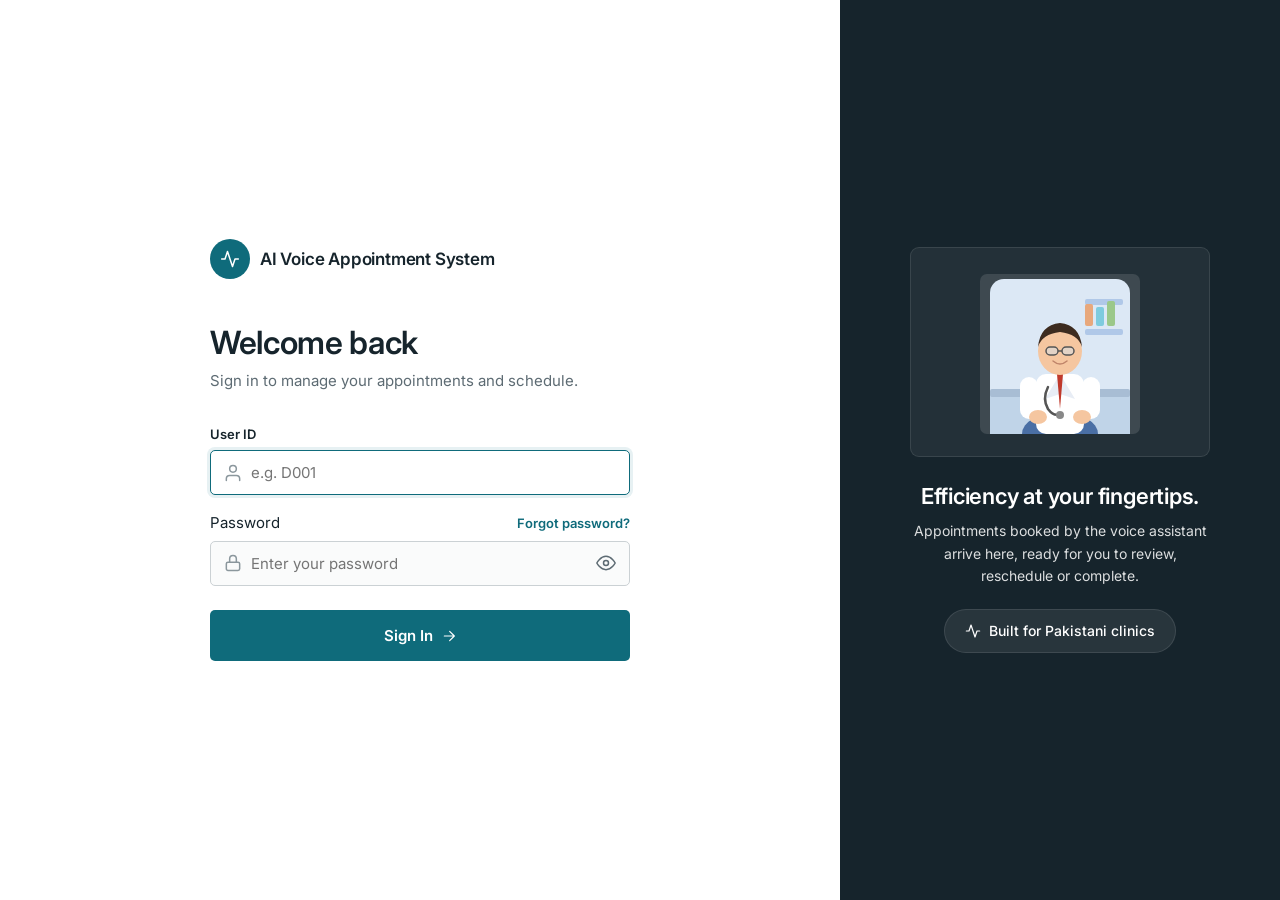
<file: Dashboard/index.html>
<!DOCTYPE html>
<html lang="en" data-theme="light">
<head>
  <meta charset="utf-8">
  <meta name="viewport" content="width=device-width, initial-scale=1">
  <meta name="description" content="Doctor dashboard and clinic administration for the AI Voice Appointment System.">
  <title>Clinic Dashboard - AI Voice Appointment System</title>
  <link rel="icon" href="data:image/svg+xml,%3Csvg xmlns='http://www.w3.org/2000/svg' viewBox='0 0 24 24'%3E%3Crect width='24' height='24' rx='5' fill='%230f6b7b'/%3E%3Cpath d='M4 12h3l2.5 6 4-13 2.5 7H20' fill='none' stroke='white' stroke-width='2' stroke-linecap='round' stroke-linejoin='round'/%3E%3C/svg%3E">

  <link rel="preconnect" href="https://fonts.googleapis.com">
  <link rel="preconnect" href="https://fonts.gstatic.com" crossorigin>
  <link href="https://fonts.googleapis.com/css2?family=Inter:wght@400;500;600;700&display=swap" rel="stylesheet">

  <link rel="stylesheet" href="css/global.css">
  <link rel="stylesheet" href="css/components.css">
  <link rel="stylesheet" href="css/login.css">
  <link rel="stylesheet" href="css/dashboard.css">
  <link rel="stylesheet" href="css/admin.css">
  <link rel="stylesheet" href="css/responsive.css">
</head>

<body>
<a class="skip-link" href="#page">Skip to main content</a>

<noscript>
  <div style="max-width:640px;margin:14vh auto;padding:24px;font:16px/1.6 system-ui,sans-serif;text-align:center">
    <h1 style="font-size:20px;margin-bottom:8px">JavaScript is required</h1>
    <p>This dashboard builds its pages in the browser. Please enable JavaScript and reload.</p>
  </div>
</noscript>

<!-- ======================================================= icon sprite -->
<svg width="0" height="0" style="position:absolute" aria-hidden="true" focusable="false">
  <defs>
    <symbol id="i-home" viewBox="0 0 24 24"><path d="M3 10.5 12 3l9 7.5V21a1 1 0 0 1-1 1h-5v-6H9v6H4a1 1 0 0 1-1-1z"/></symbol>
    <symbol id="i-calendar" viewBox="0 0 24 24"><rect x="3" y="5" width="18" height="16" rx="2"/><path d="M8 3v4M16 3v4M3 11h18"/></symbol>
    <symbol id="i-calendar-plus" viewBox="0 0 24 24"><rect x="3" y="5" width="18" height="16" rx="2"/><path d="M8 3v4M16 3v4M3 11h18M12 14v5M9.5 16.5h5"/></symbol>
    <symbol id="i-users" viewBox="0 0 24 24"><path d="M16 21v-2a4 4 0 0 0-4-4H6a4 4 0 0 0-4 4v2"/><circle cx="9" cy="7" r="4"/><path d="M22 21v-2a4 4 0 0 0-3-3.87"/></symbol>
    <symbol id="i-user" viewBox="0 0 24 24"><path d="M20 21v-2a4 4 0 0 0-4-4H8a4 4 0 0 0-4 4v2"/><circle cx="12" cy="7" r="4"/></symbol>
    <symbol id="i-clock" viewBox="0 0 24 24"><circle cx="12" cy="12" r="9"/><path d="M12 7v5l3 2"/></symbol>
    <symbol id="i-bell" viewBox="0 0 24 24"><path d="M18 8a6 6 0 1 0-12 0c0 7-3 9-3 9h18s-3-2-3-9"/><path d="M13.7 21a2 2 0 0 1-3.4 0"/></symbol>
    <symbol id="i-settings" viewBox="0 0 24 24"><circle cx="12" cy="12" r="3"/><path d="M19.4 15a1.6 1.6 0 0 0 .3 1.8l.1.1a2 2 0 1 1-2.8 2.8l-.1-.1a1.6 1.6 0 0 0-1.8-.3 1.6 1.6 0 0 0-1 1.5V21a2 2 0 1 1-4 0v-.1A1.6 1.6 0 0 0 9 19.4a1.6 1.6 0 0 0-1.8.3l-.1.1a2 2 0 1 1-2.8-2.8l.1-.1a1.6 1.6 0 0 0 .3-1.8 1.6 1.6 0 0 0-1.5-1H3a2 2 0 1 1 0-4h.1A1.6 1.6 0 0 0 4.6 9a1.6 1.6 0 0 0-.3-1.8l-.1-.1a2 2 0 1 1 2.8-2.8l.1.1a1.6 1.6 0 0 0 1.8.3H9a1.6 1.6 0 0 0 1-1.5V3a2 2 0 1 1 4 0v.1a1.6 1.6 0 0 0 1 1.5 1.6 1.6 0 0 0 1.8-.3l.1-.1a2 2 0 1 1 2.8 2.8l-.1.1a1.6 1.6 0 0 0-.3 1.8V9a1.6 1.6 0 0 0 1.5 1H21a2 2 0 1 1 0 4h-.1a1.6 1.6 0 0 0-1.5 1z"/></symbol>
    <symbol id="i-logout" viewBox="0 0 24 24"><path d="M9 21H5a2 2 0 0 1-2-2V5a2 2 0 0 1 2-2h4M16 17l5-5-5-5M21 12H9"/></symbol>
    <symbol id="i-search" viewBox="0 0 24 24"><circle cx="11" cy="11" r="7"/><path d="M21 21l-4.3-4.3"/></symbol>
    <symbol id="i-menu" viewBox="0 0 24 24"><path d="M3 6h18M3 12h18M3 18h18"/></symbol>
    <symbol id="i-close" viewBox="0 0 24 24"><path d="M6 6l12 12M18 6L6 18"/></symbol>
    <symbol id="i-check" viewBox="0 0 24 24"><path d="M20 6L9 17l-5-5"/></symbol>
    <symbol id="i-check-circle" viewBox="0 0 24 24"><path d="M22 11.1V12a10 10 0 1 1-5.9-9.1"/><path d="M22 4L12 14l-3-3"/></symbol>
    <symbol id="i-alert" viewBox="0 0 24 24"><path d="M10.3 3.9 1.8 18a2 2 0 0 0 1.7 3h17a2 2 0 0 0 1.7-3L13.7 3.9a2 2 0 0 0-3.4 0z"/><path d="M12 9v4M12 17h.01"/></symbol>
    <symbol id="i-info" viewBox="0 0 24 24"><circle cx="12" cy="12" r="9"/><path d="M12 16v-4M12 8h.01"/></symbol>
    <symbol id="i-plus" viewBox="0 0 24 24"><path d="M12 5v14M5 12h14"/></symbol>
    <symbol id="i-refresh" viewBox="0 0 24 24"><path d="M21 4v6h-6M3 20v-6h6"/><path d="M4.5 9a8 8 0 0 1 13.2-3L21 9M3 15l3.3 3a8 8 0 0 0 13.2-3"/></symbol>
    <symbol id="i-ban" viewBox="0 0 24 24"><circle cx="12" cy="12" r="9"/><path d="M5.6 5.6l12.8 12.8"/></symbol>
    <symbol id="i-trash" viewBox="0 0 24 24"><path d="M3 6h18M8 6V4a1 1 0 0 1 1-1h6a1 1 0 0 1 1 1v2M19 6l-1 14a2 2 0 0 1-2 2H8a2 2 0 0 1-2-2L5 6"/></symbol>
    <symbol id="i-edit" viewBox="0 0 24 24"><path d="M11 4H4a2 2 0 0 0-2 2v14a2 2 0 0 0 2 2h14a2 2 0 0 0 2-2v-7"/><path d="M18.5 2.5a2.1 2.1 0 0 1 3 3L12 15l-4 1 1-4z"/></symbol>
    <symbol id="i-eye" viewBox="0 0 24 24"><path d="M1 12s4-8 11-8 11 8 11 8-4 8-11 8-11-8-11-8z"/><circle cx="12" cy="12" r="3"/></symbol>
    <symbol id="i-eye-off" viewBox="0 0 24 24"><path d="M17.9 17.9A10 10 0 0 1 12 20C5 20 1 12 1 12a18.5 18.5 0 0 1 5.1-5.9M9.9 4.2A9 9 0 0 1 12 4c7 0 11 8 11 8a18.5 18.5 0 0 1-2.2 3.2m-6.7-1.1a3 3 0 1 1-4.2-4.2"/><path d="M1 1l22 22"/></symbol>
    <symbol id="i-sun" viewBox="0 0 24 24"><circle cx="12" cy="12" r="4"/><path d="M12 2v2M12 20v2M4.9 4.9l1.4 1.4M17.7 17.7l1.4 1.4M2 12h2M20 12h2M6.3 17.7l-1.4 1.4M19.1 4.9l-1.4 1.4"/></symbol>
    <symbol id="i-moon" viewBox="0 0 24 24"><path d="M21 12.8A9 9 0 1 1 11.2 3 7 7 0 0 0 21 12.8z"/></symbol>
    <symbol id="i-arrow-right" viewBox="0 0 24 24"><path d="M5 12h14M13 5l7 7-7 7"/></symbol>
    <symbol id="i-chevron-down" viewBox="0 0 24 24"><path d="M6 9l6 6 6-6"/></symbol>
    <symbol id="i-inbox" viewBox="0 0 24 24"><path d="M22 12h-6l-2 3h-4l-2-3H2"/><path d="M5.5 5.1 2 12v6a2 2 0 0 0 2 2h16a2 2 0 0 0 2-2v-6l-3.5-6.9A2 2 0 0 0 16.8 4H7.2a2 2 0 0 0-1.7 1.1z"/></symbol>
    <symbol id="i-activity" viewBox="0 0 24 24"><path d="M22 12h-4l-3 9L9 3l-3 9H2"/></symbol>
    <symbol id="i-mail" viewBox="0 0 24 24"><rect x="2" y="4" width="20" height="16" rx="2"/><path d="m2 7 10 6 10-6"/></symbol>
    <symbol id="i-building" viewBox="0 0 24 24"><path d="M3 21h18M5 21V5a2 2 0 0 1 2-2h6a2 2 0 0 1 2 2v16M15 21V11h4a2 2 0 0 1 2 2v8"/><path d="M9 7h2M9 11h2M9 15h2"/></symbol>
    <symbol id="i-key" viewBox="0 0 24 24"><circle cx="8" cy="15" r="5"/><path d="M11.5 11.5 21 2M18 5l2 2M15 8l2 2"/></symbol>
    <symbol id="i-lock" viewBox="0 0 24 24"><rect x="4" y="11" width="16" height="10" rx="2"/><path d="M8 11V7a4 4 0 0 1 8 0v4"/></symbol>
  </defs>
</svg>

<!-- ============================================================= login -->
<div class="login-screen" id="login-screen" hidden>
  <div class="login-left">
    <div class="login-inner">
      <div class="login-brand">
        <span class="login-brand-icon"><svg class="icon" aria-hidden="true"><use href="#i-activity"/></svg></span>
        <span class="login-brand-name">AI Voice Appointment System</span>
      </div>

      <h1>Welcome back</h1>
      <p class="subtitle">Sign in to manage your appointments and schedule.</p>

      <p class="login-alert" id="login-alert" role="alert" hidden></p>

      <form id="login-form" novalidate>
        <div class="field">
          <label for="login-doctor-id">User ID</label>
          <div class="login-input-wrap">
            <svg class="icon" aria-hidden="true"><use href="#i-user"/></svg>
            <input class="input" type="text" id="login-doctor-id" name="user_id"
                   autocomplete="username" placeholder="e.g. D001" spellcheck="false"
                   aria-describedby="login-doctor-id-error">
          </div>
          <p class="error-text" id="login-doctor-id-error"></p>
        </div>

        <div class="field">
          <div class="login-field-row">
            <label for="login-password">Password</label>
            <a href="#" class="forgot-link" id="forgot-link">Forgot password?</a>
          </div>
          <div class="login-input-wrap">
            <svg class="icon" aria-hidden="true"><use href="#i-lock"/></svg>
            <input class="input has-toggle" type="password" id="login-password" name="password"
                   autocomplete="current-password" placeholder="Enter your password"
                   aria-describedby="login-password-error">
            <button type="button" class="password-toggle" id="password-toggle"
                    aria-label="Show password" aria-pressed="false">
              <svg class="icon" aria-hidden="true"><use href="#i-eye"/></svg>
            </button>
          </div>
          <p class="error-text" id="login-password-error"></p>
        </div>

        <button class="btn btn-primary btn-block login-submit" type="submit" id="login-submit">
          Sign In
          <svg class="icon icon-sm" aria-hidden="true"><use href="#i-arrow-right"/></svg>
        </button>
      </form>
    </div>
  </div>

  <div class="login-right" aria-hidden="true">
    <div class="doctor-card">
      <div class="doctor-illustration">
        <svg class="doctor-svg" viewBox="0 0 140 155" fill="none" xmlns="http://www.w3.org/2000/svg">
          <rect width="140" height="155" fill="#dce8f5" rx="14"/>
          <rect x="95" y="20" width="38" height="6" rx="2" fill="#b0c8e8"/>
          <rect x="95" y="50" width="38" height="6" rx="2" fill="#b0c8e8"/>
          <rect x="95" y="25" width="8" height="22" rx="2" fill="#e8a87c"/>
          <rect x="106" y="28" width="8" height="19" rx="2" fill="#7ecbde"/>
          <rect x="117" y="22" width="8" height="25" rx="2" fill="#9bc88a"/>
          <rect x="0" y="115" width="140" height="40" fill="#c0d4e8"/>
          <rect x="0" y="110" width="140" height="8" rx="2" fill="#a8bdd4"/>
          <ellipse cx="70" cy="155" rx="38" ry="22" fill="#4a6fa5"/>
          <rect x="46" y="95" width="48" height="60" rx="10" fill="#ffffff"/>
          <path d="M70 95 L55 120 L70 115 L85 120 Z" fill="#e8edf5"/>
          <path d="M58 108 Q52 120 58 130 Q64 138 70 135" stroke="#555" stroke-width="2.5" fill="none" stroke-linecap="round"/>
          <circle cx="70" cy="136" r="4" fill="#888"/>
          <path d="M67 95 L70 130 L73 95 Z" fill="#c0392b"/>
          <ellipse cx="70" cy="72" rx="22" ry="24" fill="#f5c6a0"/>
          <path d="M48 68 Q50 46 70 44 Q90 46 92 68 Q88 55 70 53 Q52 55 48 68Z" fill="#3d2b1f"/>
          <rect x="56" y="68" width="12" height="8" rx="4" stroke="#555" stroke-width="1.5" fill="rgba(200,230,255,0.4)"/>
          <rect x="72" y="68" width="12" height="8" rx="4" stroke="#555" stroke-width="1.5" fill="rgba(200,230,255,0.4)"/>
          <line x1="68" y1="72" x2="72" y2="72" stroke="#555" stroke-width="1.5"/>
          <path d="M63 82 Q70 88 77 82" stroke="#c0856a" stroke-width="1.5" fill="none" stroke-linecap="round"/>
          <rect x="30" y="98" width="18" height="42" rx="9" fill="#ffffff"/>
          <rect x="92" y="98" width="18" height="42" rx="9" fill="#ffffff"/>
          <ellipse cx="48" cy="138" rx="9" ry="7" fill="#f5c6a0"/>
          <ellipse cx="92" cy="138" rx="9" ry="7" fill="#f5c6a0"/>
        </svg>
      </div>
    </div>
    <h2>Efficiency at your fingertips.</h2>
    <p>Appointments booked by the voice assistant arrive here, ready for you to review, reschedule or complete.</p>
    <span class="login-badge">
      <svg class="icon icon-sm" aria-hidden="true"><use href="#i-activity"/></svg>
      Built for Pakistani clinics
    </span>
  </div>
</div>

<!-- =============================================== application shell -->
<div class="app" id="app" hidden>

  <aside class="sidebar" id="sidebar" aria-label="Main navigation">
    <div class="sidebar-brand">
      <span class="sidebar-brand-icon"><svg class="icon" aria-hidden="true"><use href="#i-activity"/></svg></span>
      <span class="sidebar-brand-text">AI Voice<span>Appointment System</span></span>
    </div>

    <nav class="nav" id="nav-links" aria-label="Sections"></nav>

    <div class="sidebar-foot">
      <button class="nav-link nav-link-logout" id="logout-btn" type="button">
        <svg class="icon" aria-hidden="true"><use href="#i-logout"/></svg>
        <span>Logout</span>
      </button>
    </div>
  </aside>

  <button class="sidebar-overlay" id="sidebar-overlay" type="button" aria-label="Close navigation" hidden></button>

  <div class="content">
    <header class="topbar">
      <button class="tool-btn menu-toggle" id="menu-toggle" type="button"
              aria-label="Open navigation" aria-expanded="false" aria-controls="sidebar">
        <svg class="icon" aria-hidden="true"><use href="#i-menu"/></svg>
      </button>

      <div class="topbar-title">
        <h1 id="page-title">Dashboard</h1>
        <p id="page-subtitle"></p>
      </div>

      <div class="global-search">
        <div class="search">
          <svg class="icon" aria-hidden="true"><use href="#i-search"/></svg>
          <input class="input" type="search" id="global-search"
                 placeholder="Search patients or appointments"
                 aria-label="Search patients, appointments and pages"
                 aria-expanded="false" aria-controls="search-results" autocomplete="off">
        </div>
        <div class="search-results" id="search-results" hidden></div>
      </div>

      <div class="topbar-tools">
        <button class="tool-btn" id="theme-btn" type="button" aria-label="Switch theme"></button>

        <button class="tool-btn" id="bell-btn" type="button" aria-label="Notifications">
          <svg class="icon" aria-hidden="true"><use href="#i-bell"/></svg>
          <span class="tool-dot" id="bell-count" hidden></span>
        </button>

        <div class="profile-menu">
          <button class="profile-btn" id="profile-btn" type="button"
                  aria-expanded="false" aria-haspopup="menu" aria-controls="profile-dropdown">
            <span class="avatar" data-doctor-initials aria-hidden="true"></span>
            <span class="profile-btn-text">
              <strong data-doctor-name></strong>
              <span data-doctor-role></span>
            </span>
            <svg class="icon icon-sm" aria-hidden="true"><use href="#i-chevron-down"/></svg>
          </button>

          <div class="dropdown" id="profile-dropdown" role="menu" hidden>
            <div class="dropdown-head">
              <strong data-doctor-name></strong>
              <span data-doctor-role></span>
            </div>
            <a class="dropdown-item" role="menuitem" href="#/profile" id="menu-profile-link">
              <svg class="icon icon-sm" aria-hidden="true"><use href="#i-user"/></svg> Doctor Profile
            </a>
            <a class="dropdown-item" role="menuitem" href="#/settings">
              <svg class="icon icon-sm" aria-hidden="true"><use href="#i-settings"/></svg> Settings
            </a>
            <button class="dropdown-item is-danger" role="menuitem" type="button" id="logout-menu-item">
              <svg class="icon icon-sm" aria-hidden="true"><use href="#i-logout"/></svg> Log out
            </button>
          </div>
        </div>
      </div>
    </header>

    <main class="page" id="page" tabindex="-1"></main>
  </div>
</div>

<div class="toast-region" id="toast-region" role="region" aria-label="Notifications" aria-live="polite"></div>

<!-- HTTP layer, then the data layer, then shared UI, then the pages. -->
<script src="js/api.js"></script>
<script src="js/store.js"></script>
<script src="js/ui.js"></script>
<script src="js/auth.js"></script>
<script src="js/navigation.js"></script>

<script src="js/admin-store.js"></script>
<script src="js/stats-view.js"></script>

<script src="js/home.js"></script>
<script src="js/appointments.js"></script>
<script src="js/patients.js"></script>
<script src="js/schedule.js"></script>
<script src="js/profile.js"></script>
<script src="js/notifications.js"></script>
<script src="js/settings.js"></script>

<script src="js/admin-overview.js"></script>
<script src="js/admin-doctor-form.js"></script>
<script src="js/admin-doctor-detail.js"></script>
<script src="js/admin-doctors.js"></script>
<script src="js/admin-appointments.js"></script>
<script src="js/admin-clinic.js"></script>

<script src="js/app.js"></script>
</body>
</html>
</file>
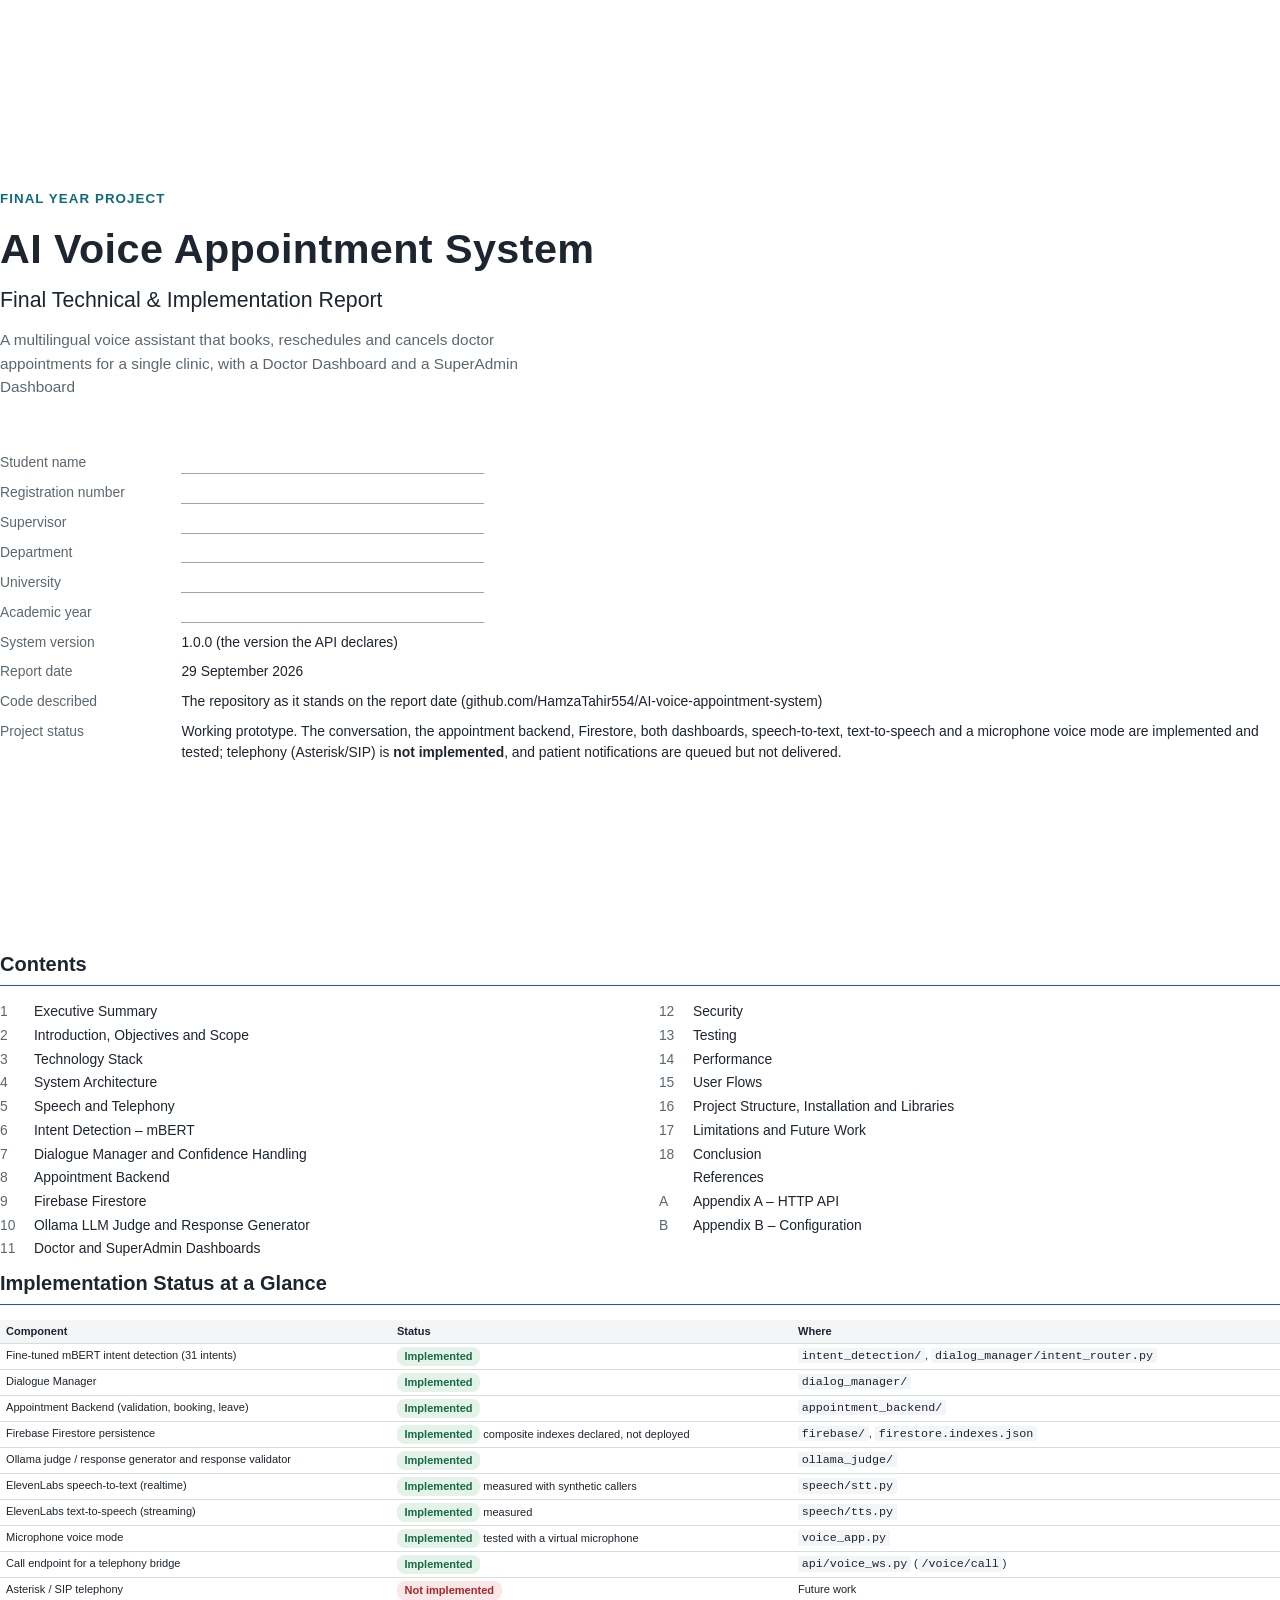
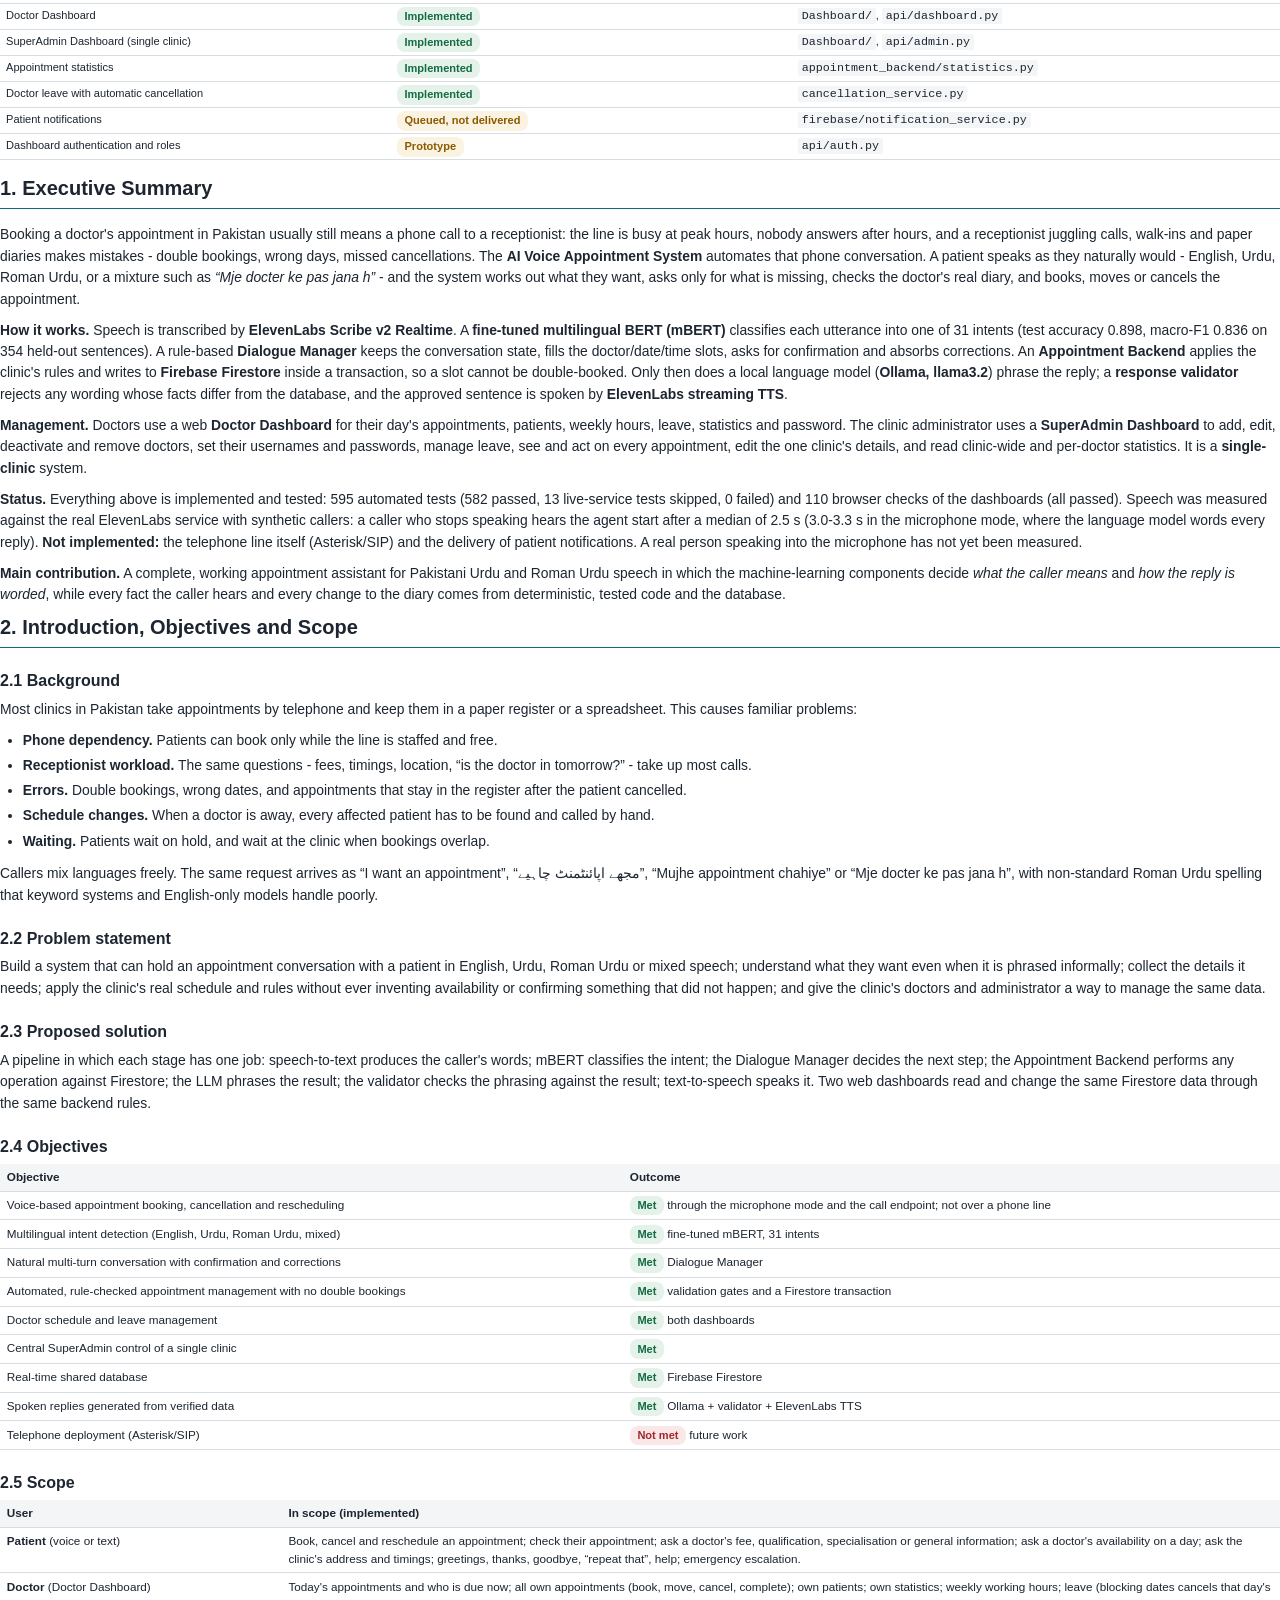
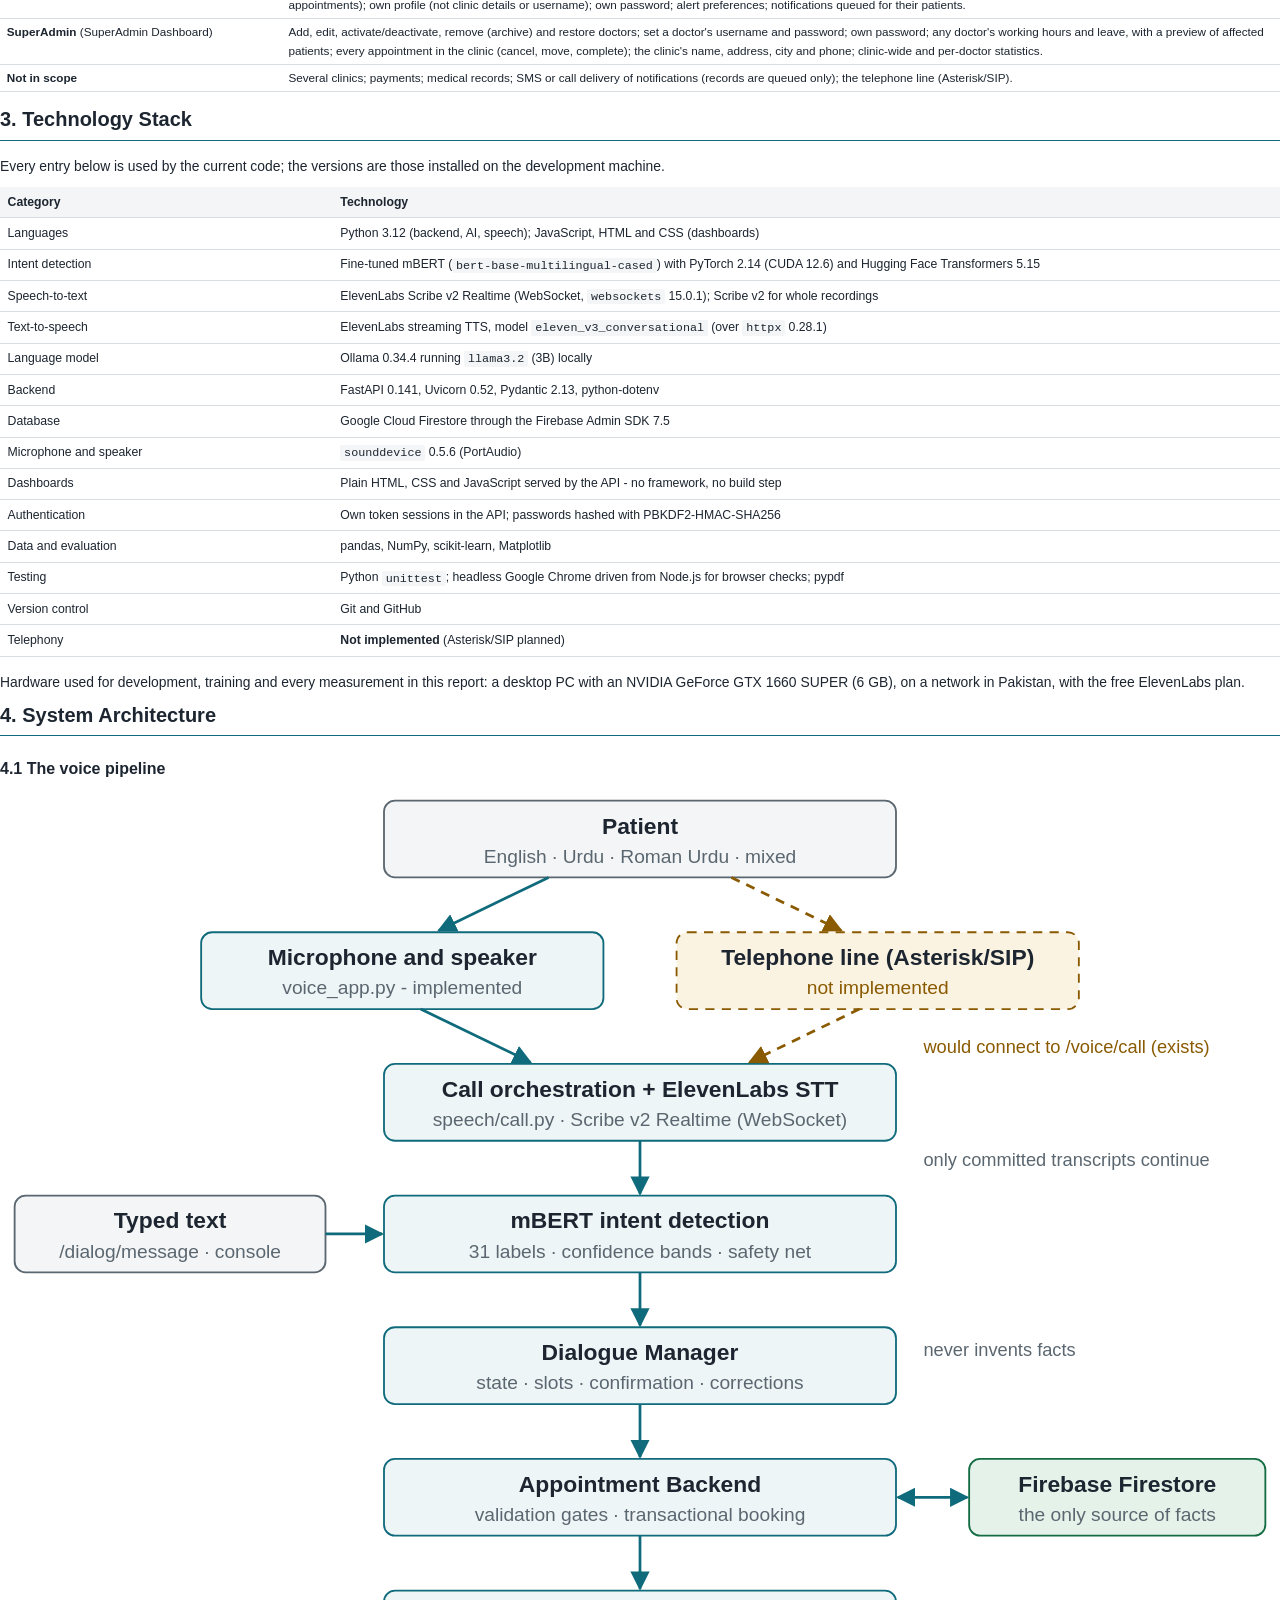
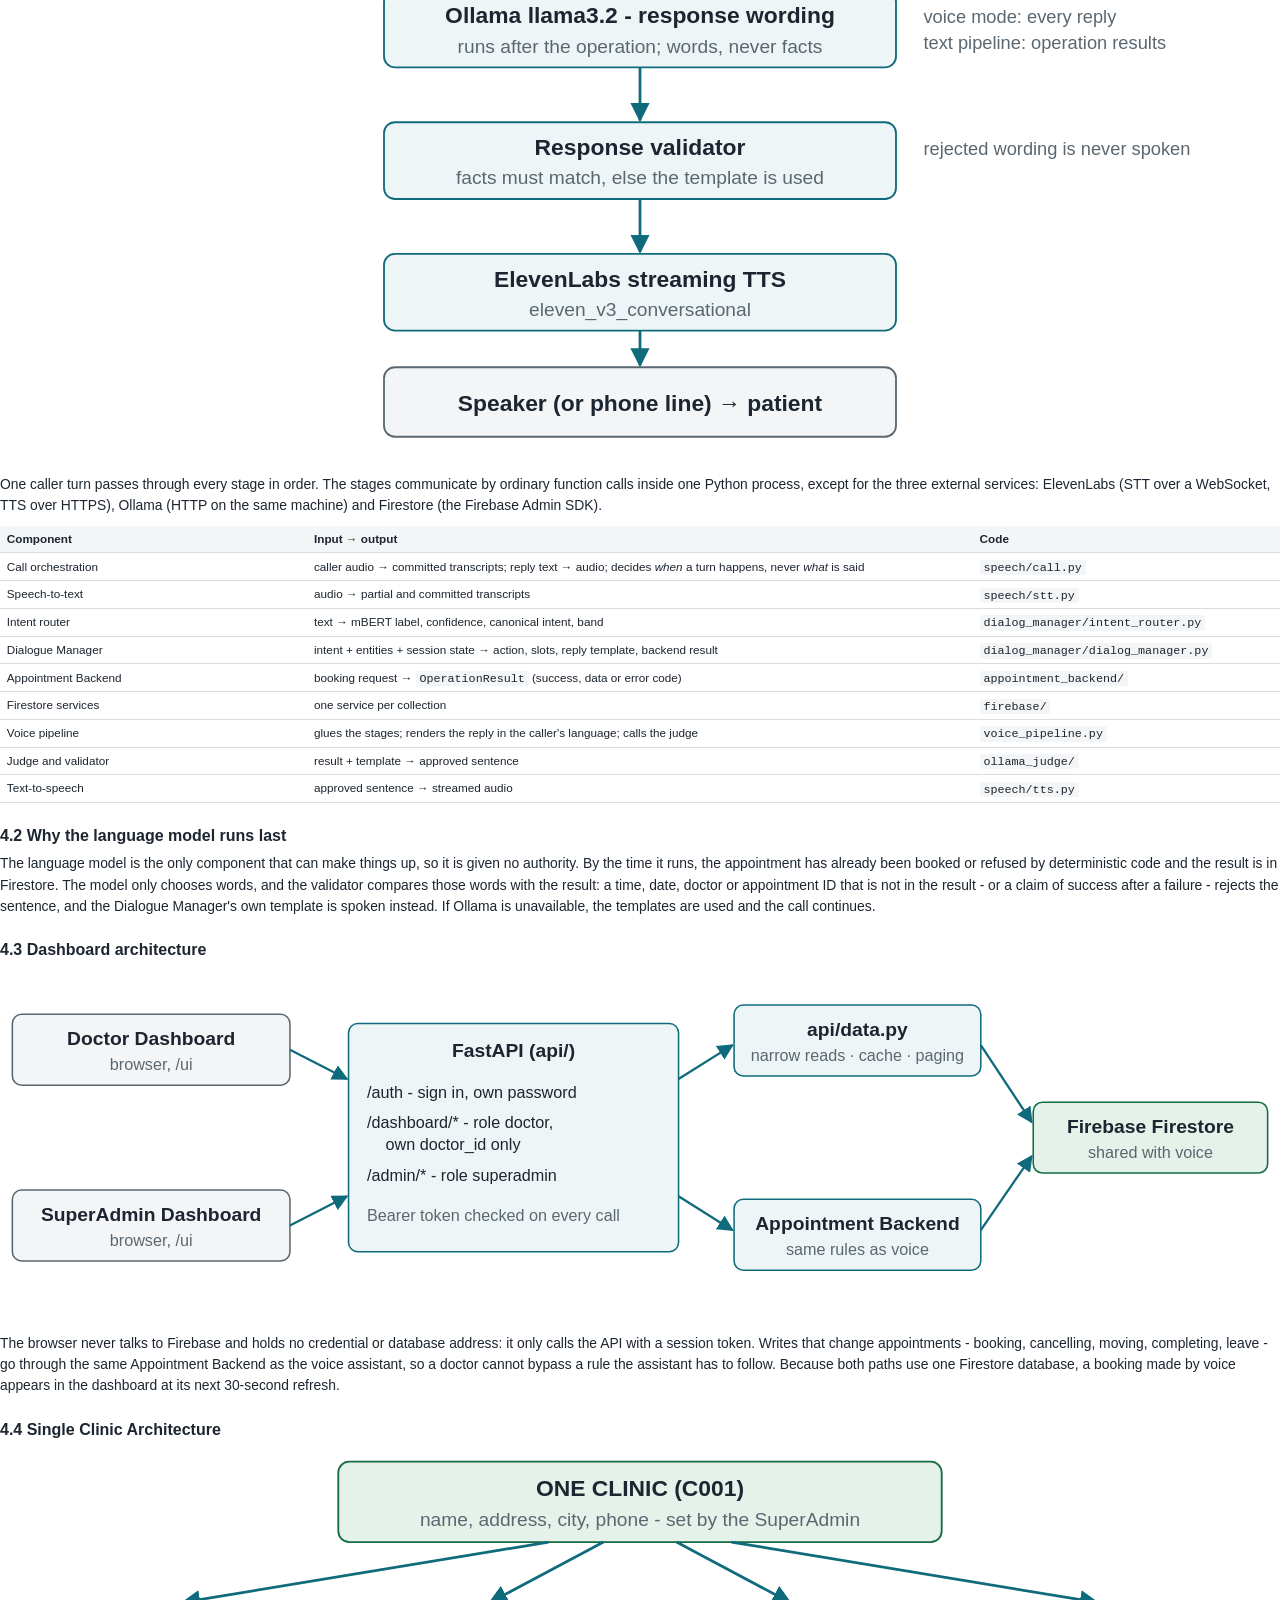
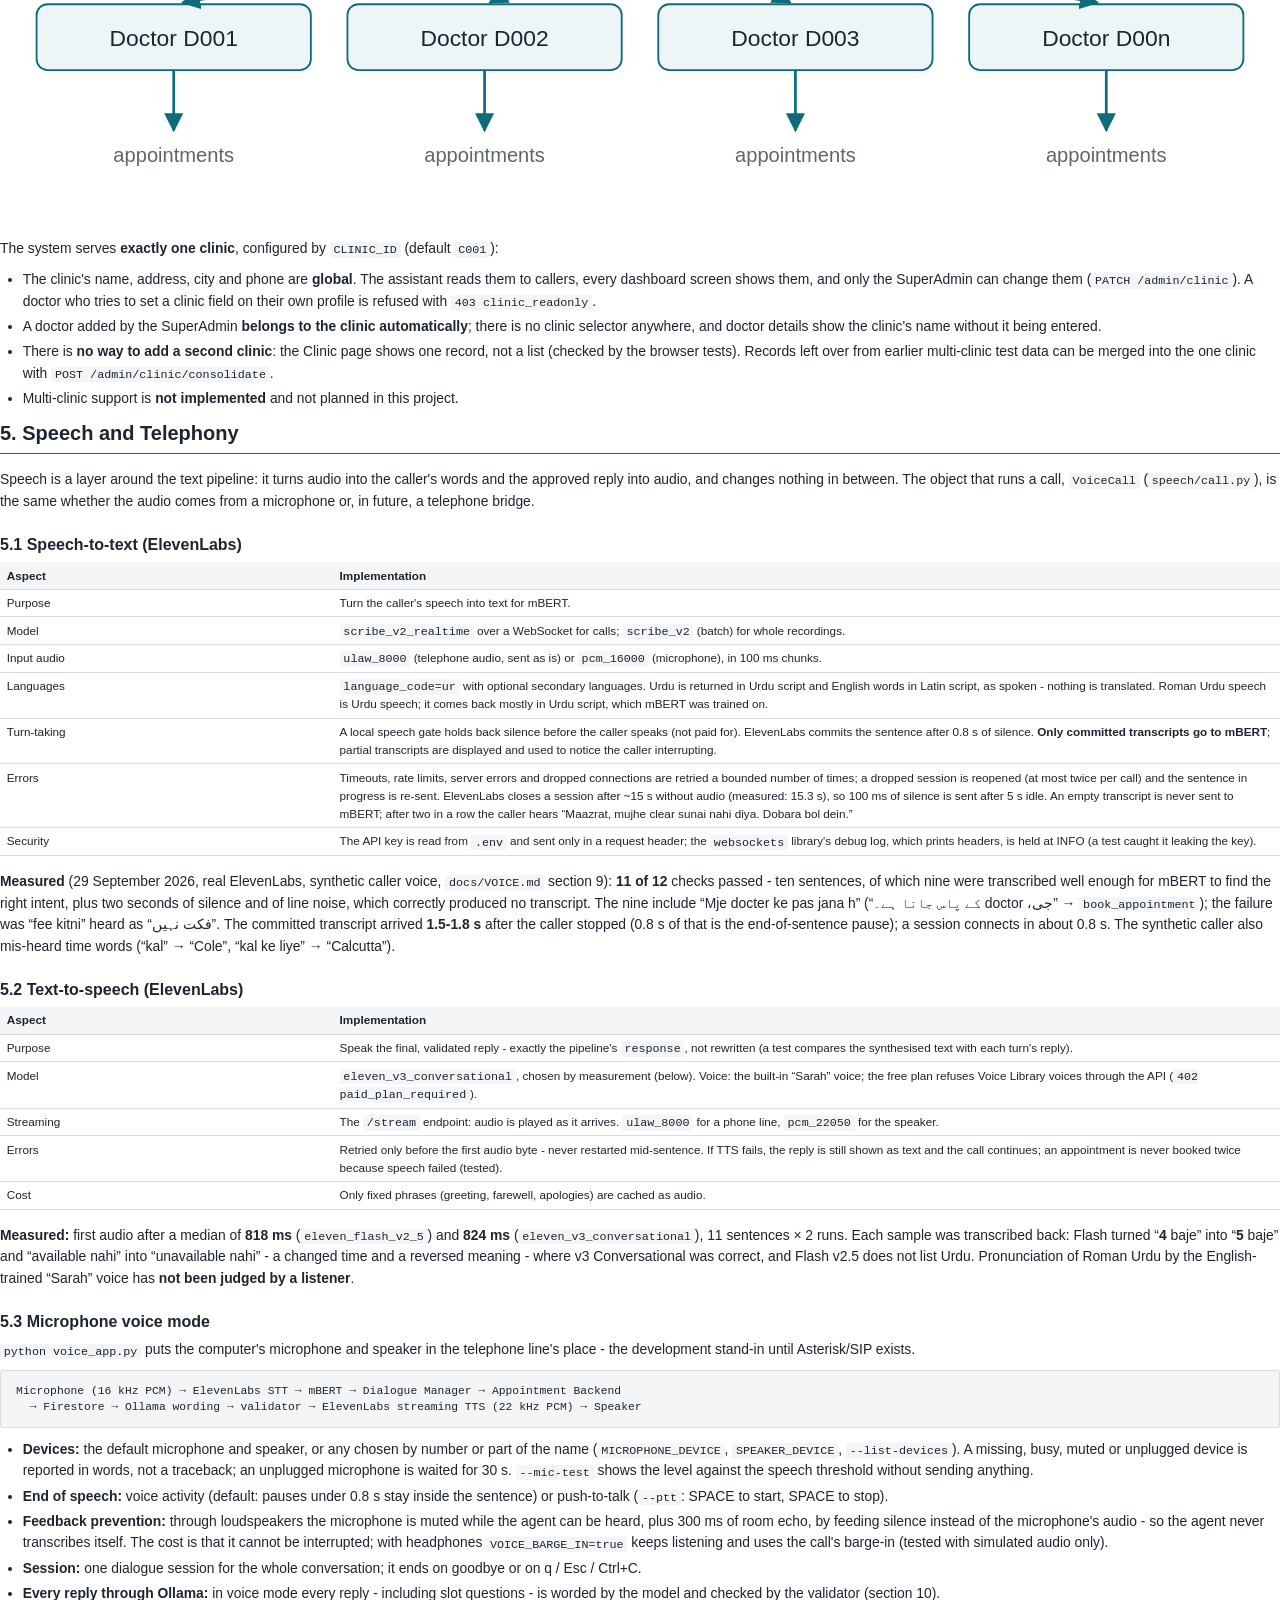
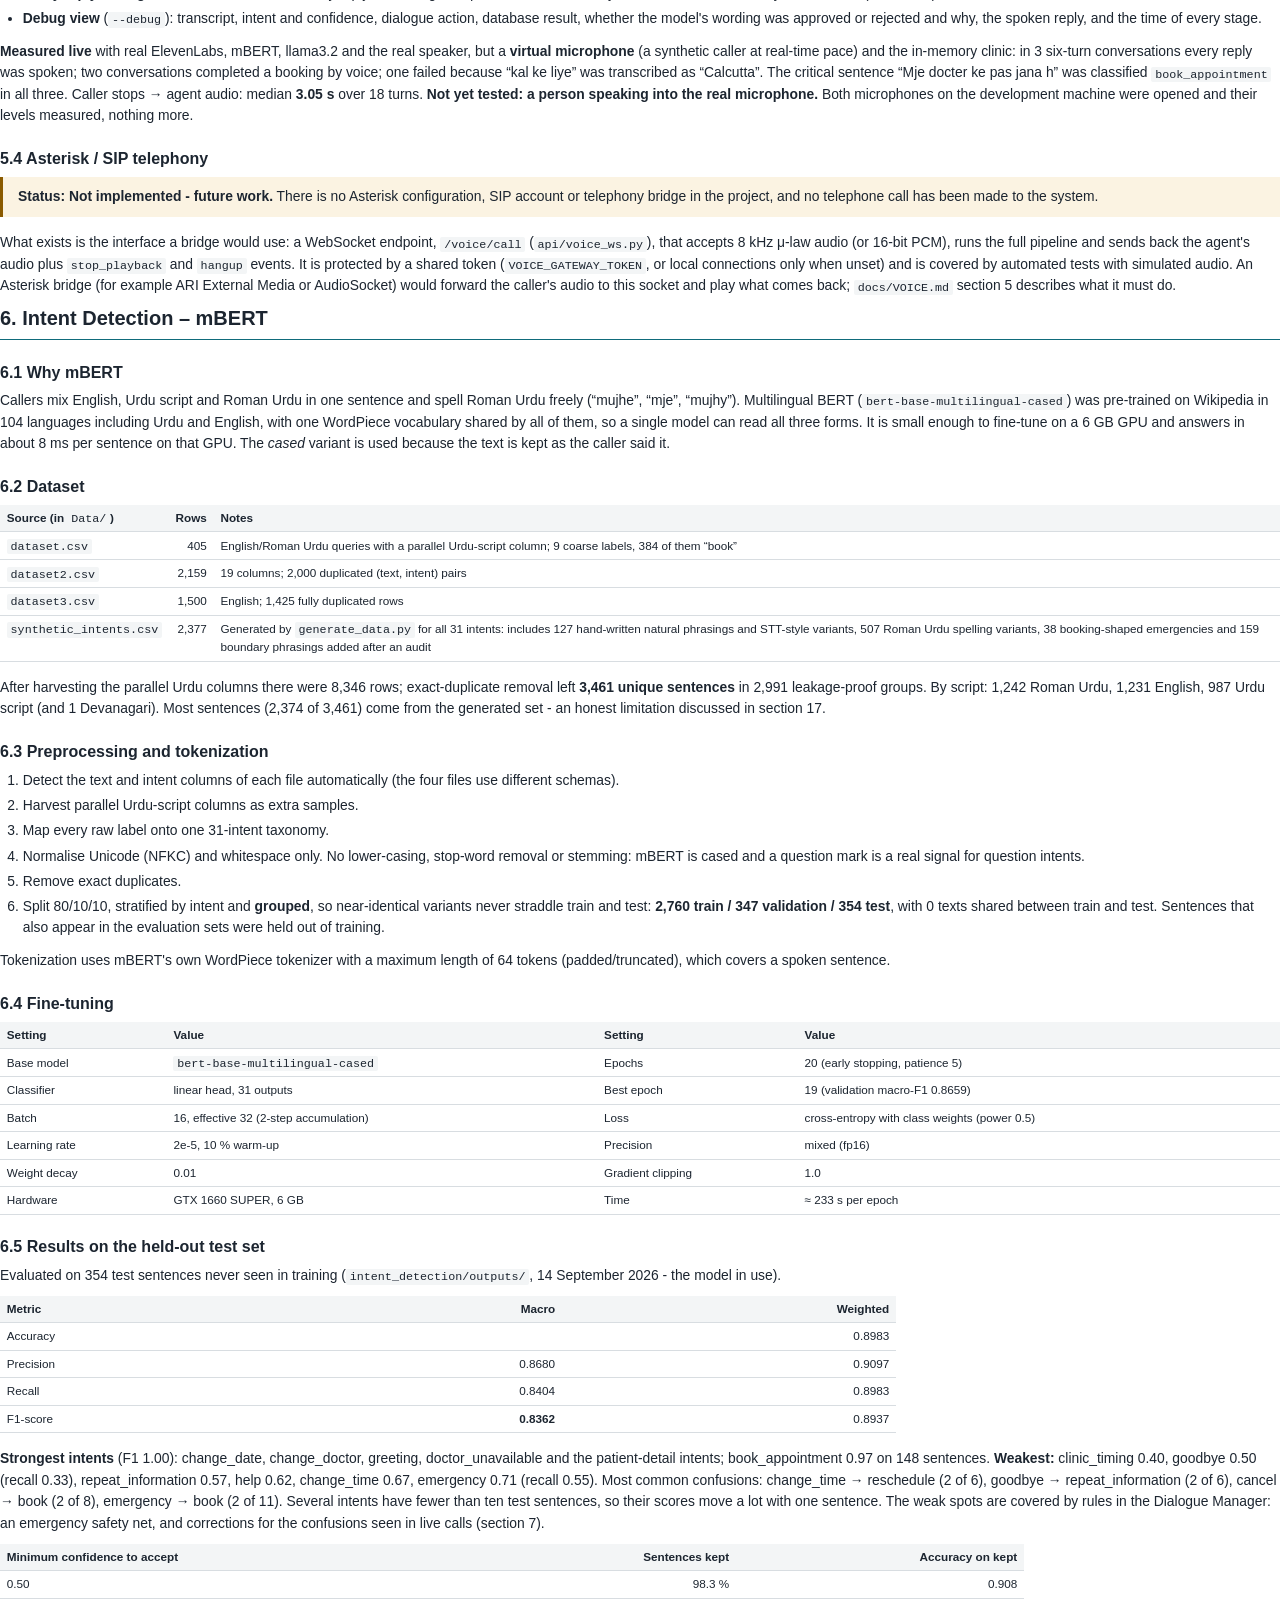
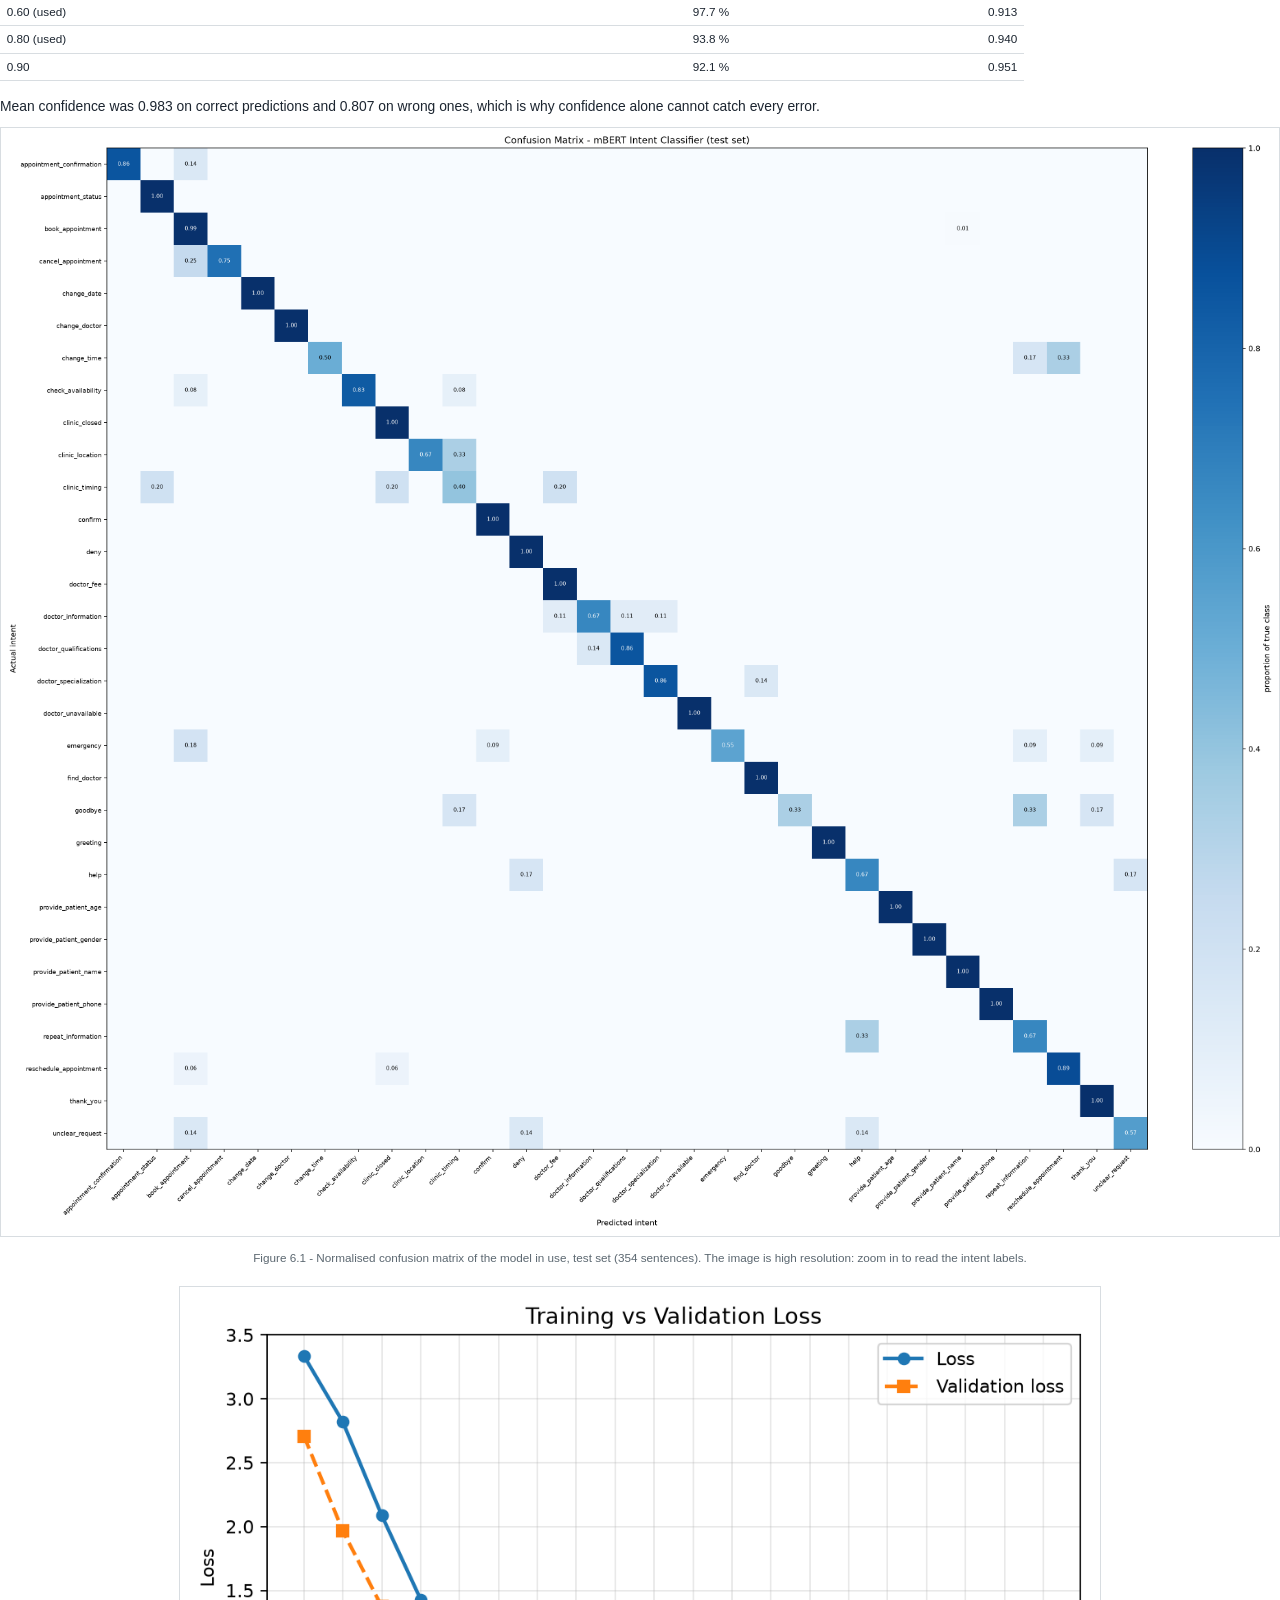
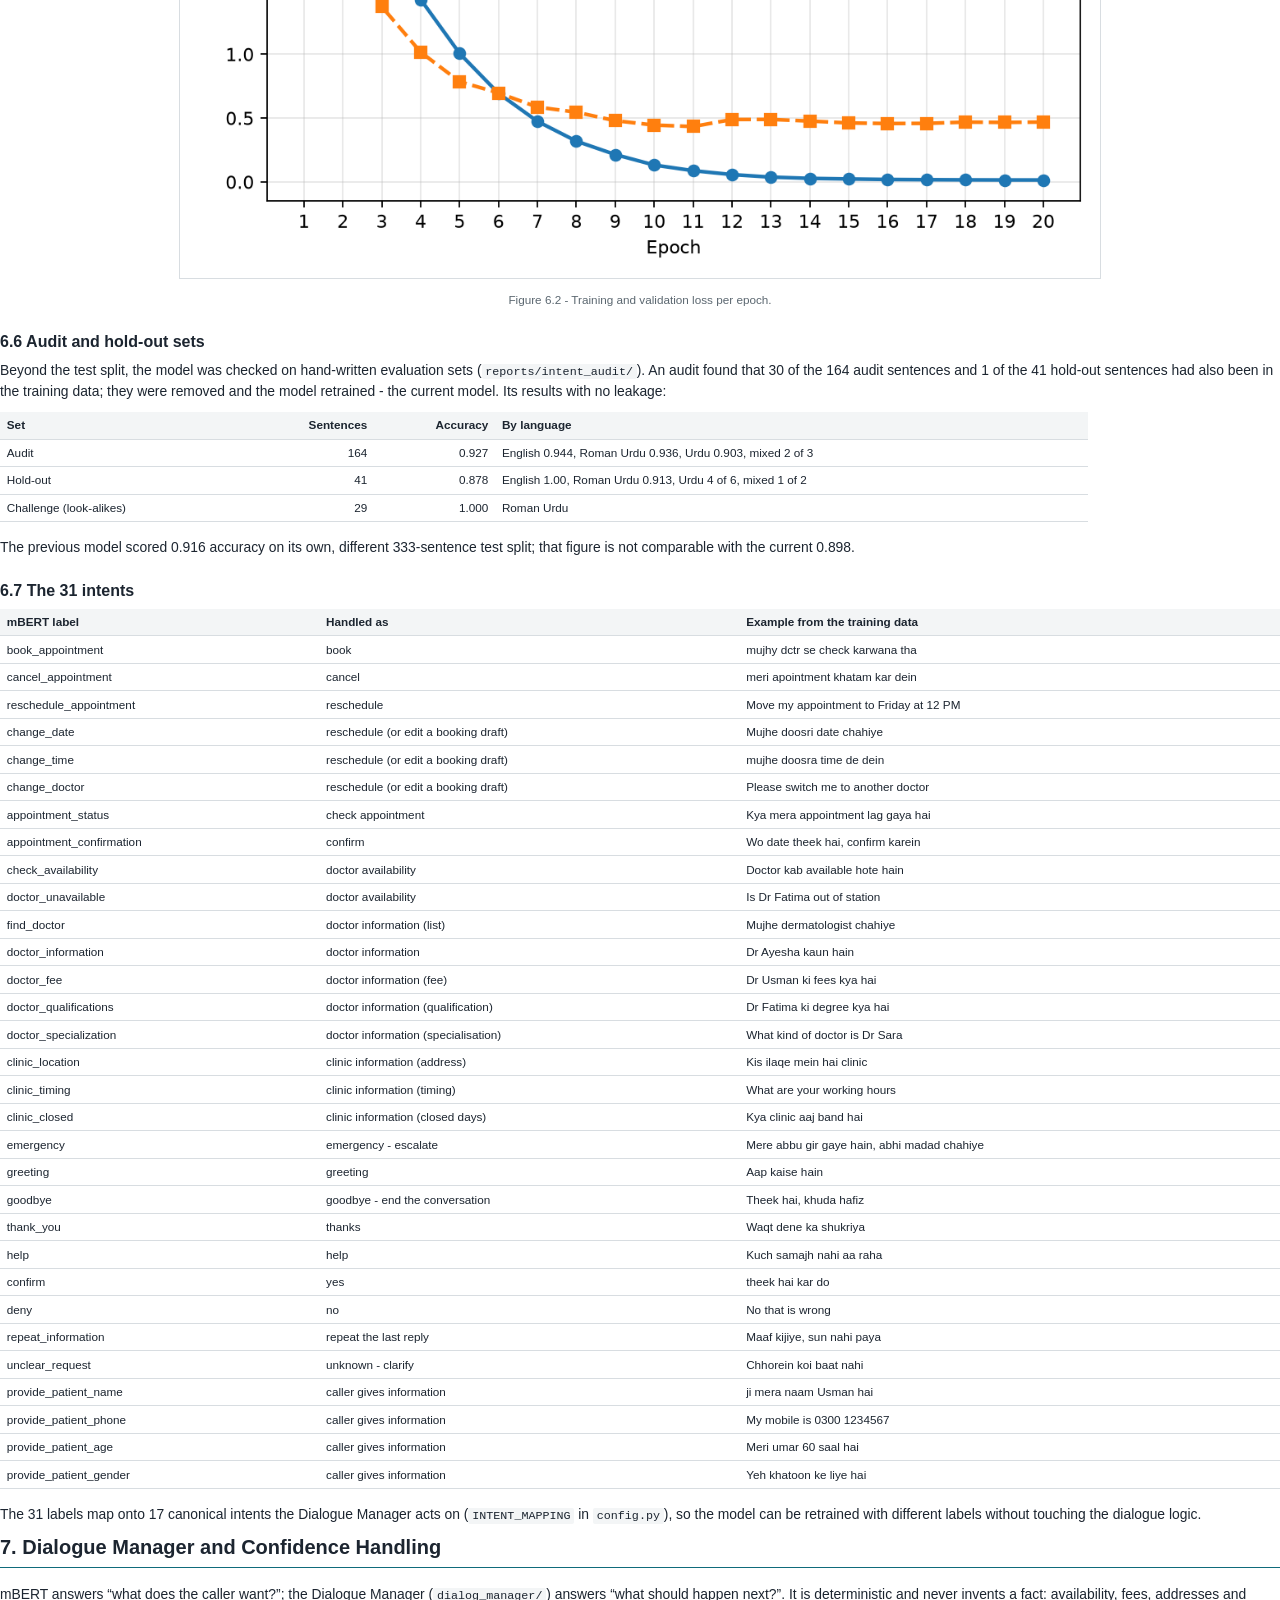
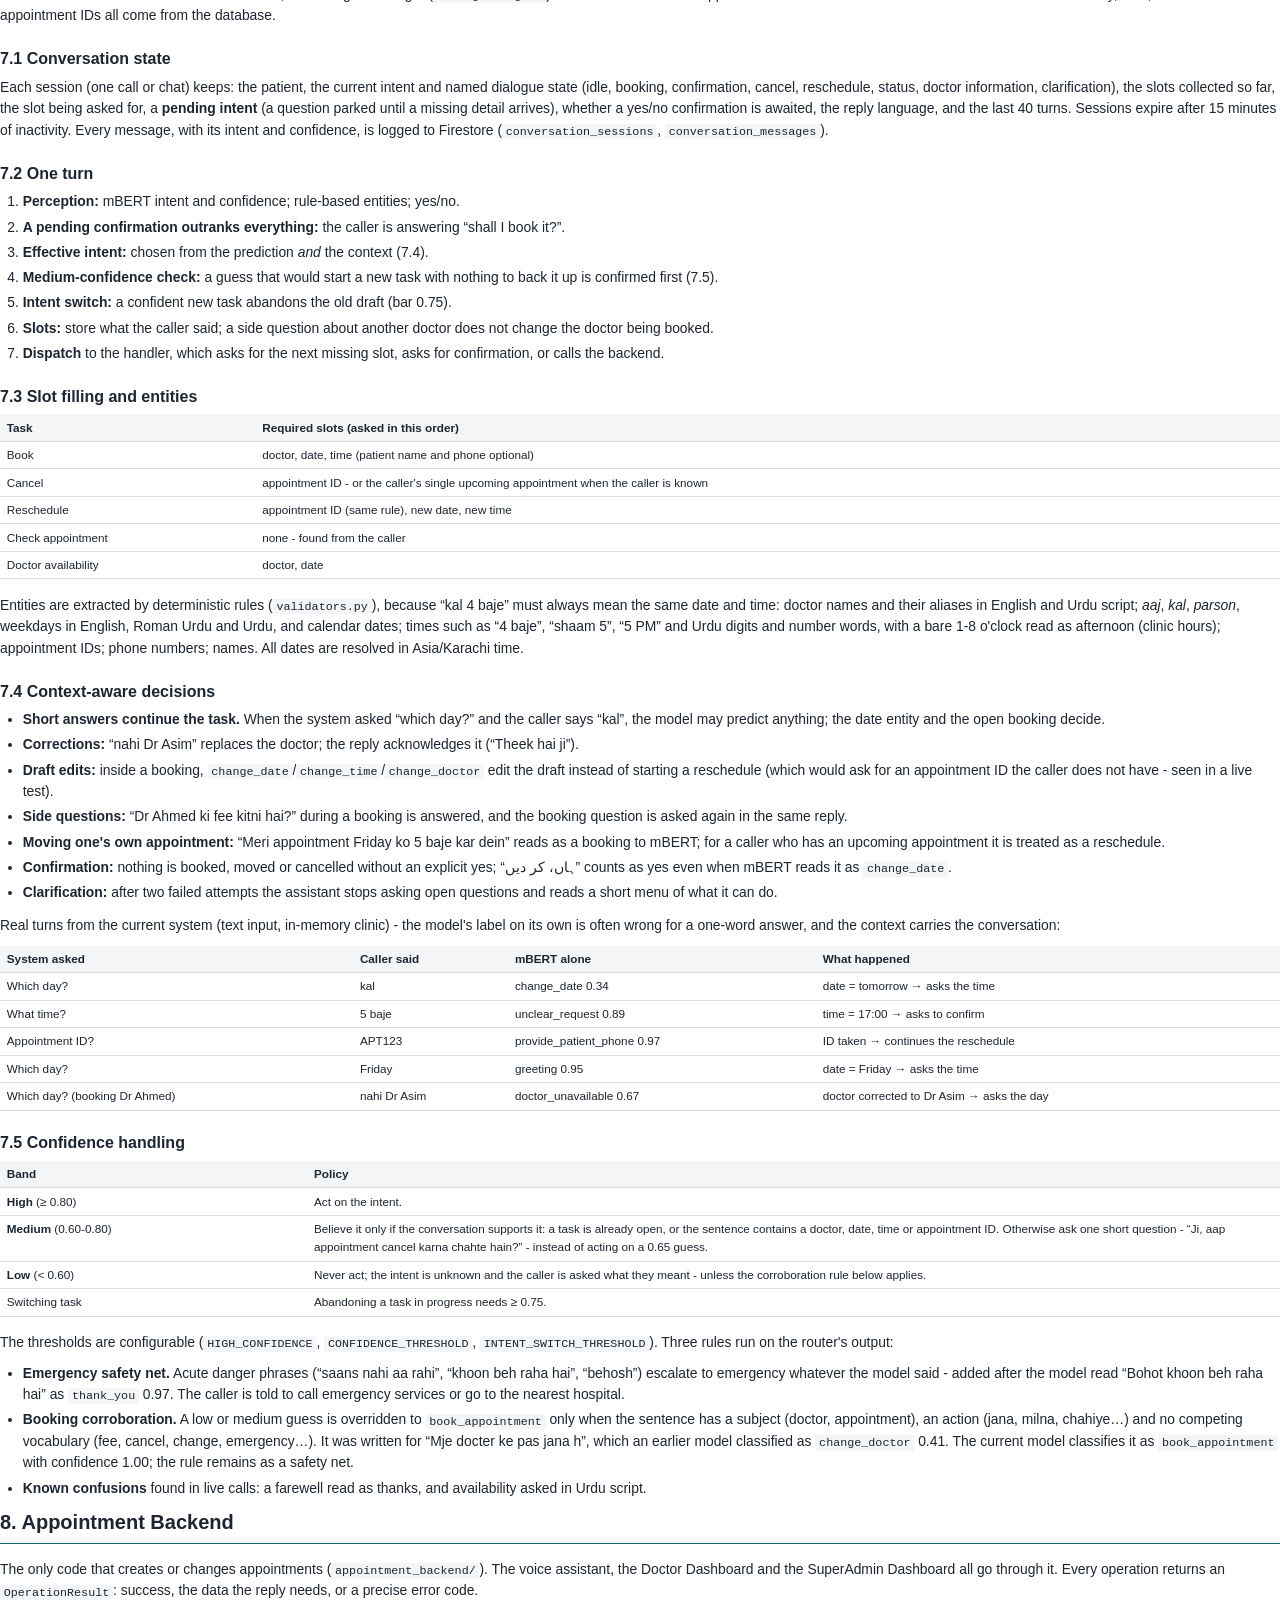
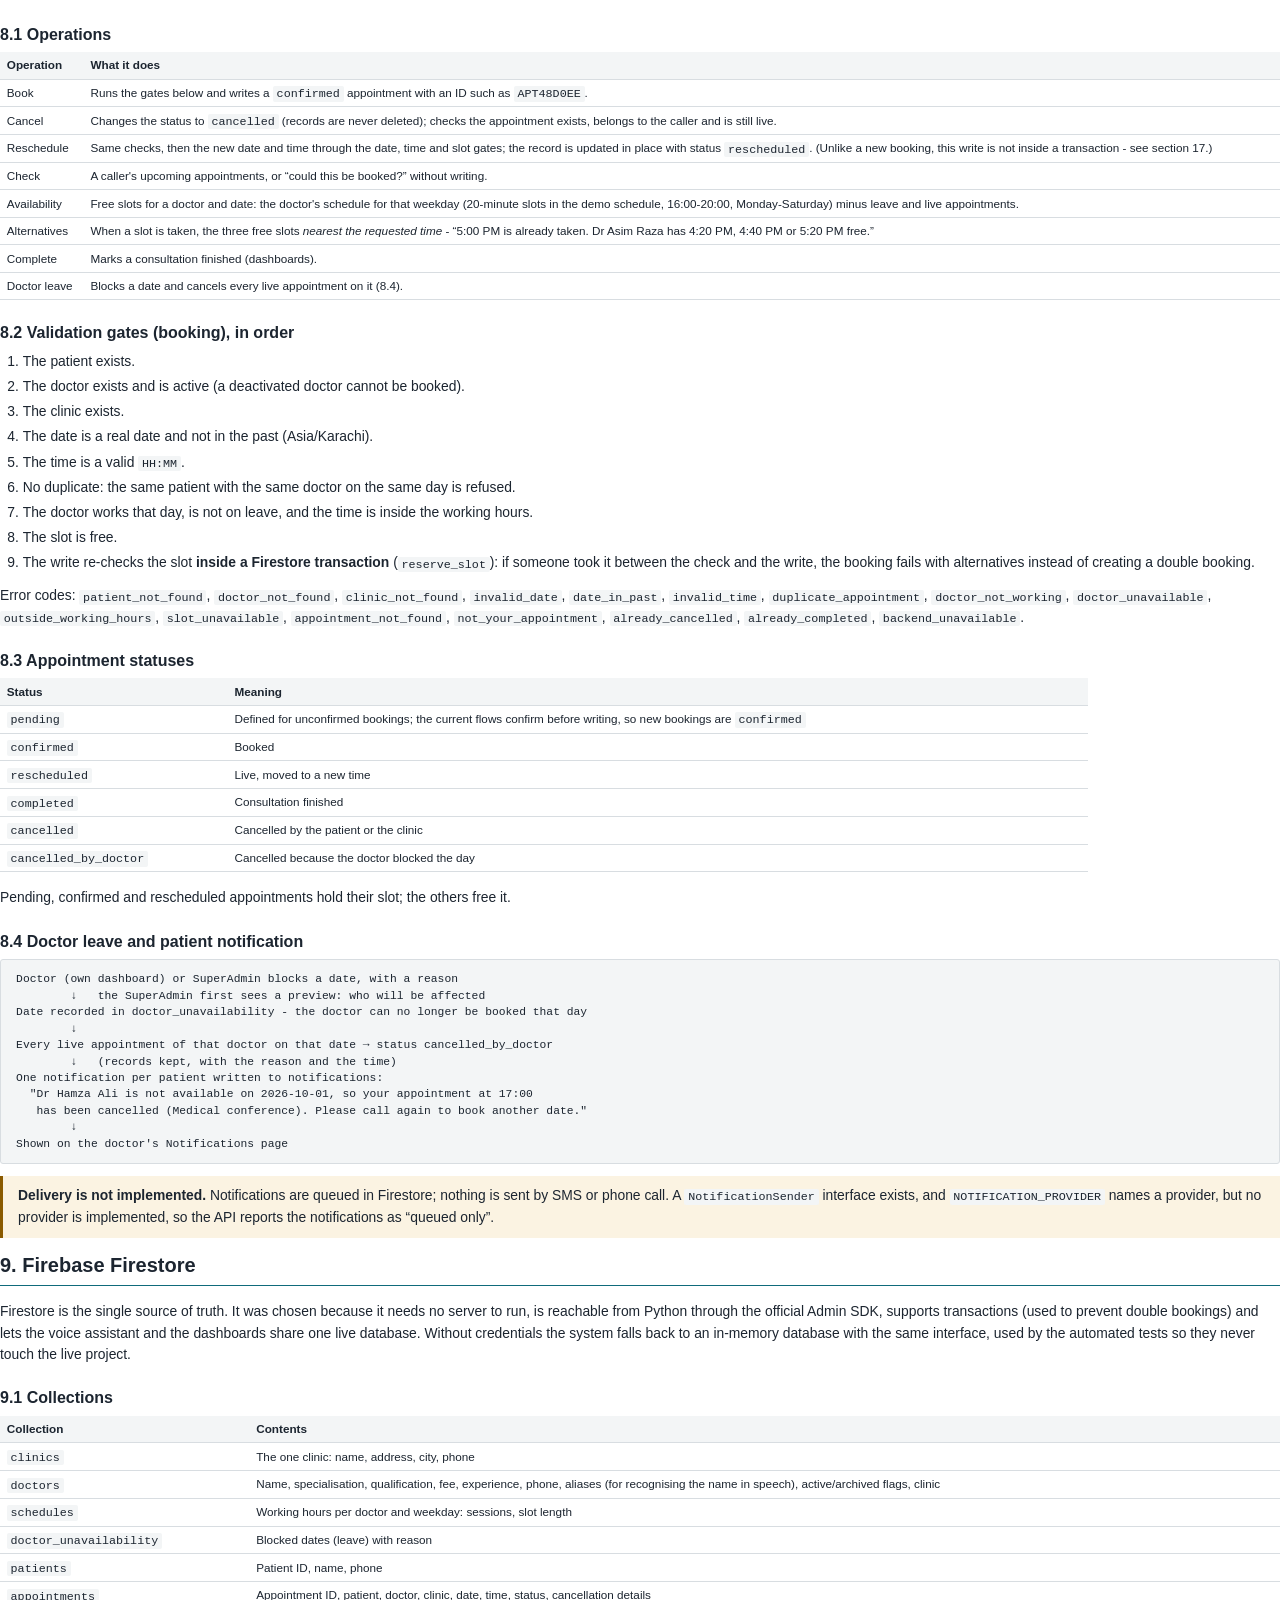
<file: docs/report/final_report.html>
<!DOCTYPE html>
<html lang="en">
<head>
<meta charset="utf-8">
<title>AI Voice Appointment System - Final Technical and Implementation Report</title>
<style>
  /* Print layout for headless Chrome: A4, page numbers in the margin box. */
  @page {
    size: A4;
    margin: 20mm 19mm 20mm 19mm;
    @bottom-center {
      content: counter(page);
      font: 9pt "Segoe UI", Arial, sans-serif;
      color: #6b7280;
    }
  }
  @page :first { @bottom-center { content: none; } }

  :root {
    --ink: #1c2530;
    --muted: #5b6770;
    --line: #d8dde1;
    --soft: #f3f5f6;
    --accent: #0f6b7b;
    --accent-soft: #eef5f6;
    --warn: #8a5a00;
    --warn-bg: #fbf3e2;
    --bad: #a5272a;
    --good: #146c43;
  }
  * { box-sizing: border-box; }
  html { -webkit-print-color-adjust: exact; print-color-adjust: exact; }
  body { font: 10.4pt/1.55 "Segoe UI", "Calibri", Arial, sans-serif; color: var(--ink); margin: 0; }
  h1, h2, h3, h4 { font-weight: 600; line-height: 1.25; color: var(--ink); }
  h1 { font-size: 20pt; margin: 0 0 6mm; }
  h2 {
    font-size: 15pt; margin: 0 0 4mm; padding-bottom: 2mm;
    border-bottom: 1.5px solid var(--accent); break-before: page;
  }
  h3 { font-size: 12pt; margin: 6mm 0 2mm; break-after: avoid; }
  h4 { font-size: 10.4pt; margin: 4mm 0 1.5mm; color: var(--muted); break-after: avoid; }
  p { margin: 0 0 2.5mm; }
  ul, ol { margin: 0 0 3mm; padding-left: 6mm; }
  li { margin-bottom: 1mm; }
  code, .mono { font: 8.8pt/1.4 Consolas, "Courier New", monospace; }
  code { background: var(--soft); padding: 0.2mm 1mm; border-radius: 2px; }
  pre {
    font: 8.5pt/1.45 Consolas, "Courier New", monospace;
    background: var(--soft); border: 1px solid var(--line); border-radius: 3px;
    padding: 3mm 4mm; margin: 0 0 3mm; white-space: pre-wrap; break-inside: avoid;
  }
  table { width: 100%; border-collapse: collapse; margin: 1mm 0 4mm; font-size: 9.2pt; break-inside: auto; }
  th, td { text-align: left; padding: 1.5mm 2mm; border-bottom: 1px solid var(--line); vertical-align: top; }
  th { background: var(--soft); font-weight: 600; }
  tr { break-inside: avoid; }
  td.num, th.num { text-align: right; font-variant-numeric: tabular-nums; white-space: nowrap; }
  table.compact { font-size: 8.8pt; }
  table.compact th, table.compact td { padding: 1.1mm 1.8mm; }
  figure { margin: 2mm 0 5mm; break-inside: avoid; text-align: center; }
  figure img { max-width: 100%; border: 1px solid var(--line); }
  figure.shot img { width: 90%; }
  figcaption { font-size: 8.8pt; color: var(--muted); margin-top: 1.5mm; }
  .note {
    border-left: 3px solid var(--accent); background: var(--accent-soft);
    padding: 2.5mm 4mm; margin: 2mm 0 4mm; break-inside: avoid;
  }
  .status {
    border-left: 3px solid var(--warn); background: var(--warn-bg);
    padding: 2.5mm 4mm; margin: 2mm 0 4mm; break-inside: avoid;
  }
  .pill {
    display: inline-block; font-size: 8.3pt; font-weight: 600;
    padding: 0.3mm 2mm; border-radius: 8px; white-space: nowrap;
  }
  .pill.yes { background: #e4f2ea; color: var(--good); }
  .pill.no { background: #fae7e7; color: var(--bad); }
  .pill.part { background: var(--warn-bg); color: var(--warn); }
  .ur { font-family: "Segoe UI", "Nirmala UI", Arial, sans-serif; unicode-bidi: isolate; }

  /* title page */
  .cover { height: 252mm; display: flex; flex-direction: column; justify-content: center; }
  .cover .kicker { color: var(--accent); font-weight: 600; letter-spacing: 0.08em;
                   text-transform: uppercase; font-size: 10pt; }
  .cover h1 { font-size: 31pt; margin: 4mm 0 2mm; letter-spacing: 0.01em; }
  .cover .title2 { font-size: 16pt; color: var(--ink); margin-bottom: 3mm; }
  .cover .sub { font-size: 11.5pt; color: var(--muted); margin-bottom: 14mm; max-width: 150mm; }
  .cover dl { display: grid; grid-template-columns: 44mm 1fr; gap: 2.2mm 4mm; font-size: 10.4pt; margin: 0; }
  .cover dt { color: var(--muted); }
  .cover dd { margin: 0; }
  .blank { display: inline-block; min-width: 80mm; border-bottom: 1px solid #9aa4ab; color: #9aa4ab; font-size: 9pt; }

  .toc ol { list-style: none; padding: 0; columns: 2; column-gap: 10mm; }
  .toc li { margin: 0 0 0.6mm; break-inside: avoid; }
  .toc table.compact th, .toc table.compact td { padding: 0.75mm 1.6mm; font-size: 8.3pt; }
  .dense li { margin-bottom: 0.4mm; }
  .toc .n { display: inline-block; width: 9mm; color: var(--muted); }

  .diagram { break-inside: avoid; margin: 2mm 0 5mm; }
  .diagram svg { width: 100%; height: auto; }
  .diagram text { font-family: "Segoe UI", Arial, sans-serif; }
  .keep { break-inside: avoid; }
</style>
</head>
<body>

<!-- ============================================================== cover -->
<section class="cover">
  <div class="kicker">Final Year Project</div>
  <h1>AI Voice Appointment System</h1>
  <div class="title2">Final Technical &amp; Implementation Report</div>
  <div class="sub">A multilingual voice assistant that books, reschedules and cancels
    doctor appointments for a single clinic, with a Doctor Dashboard and a
    SuperAdmin Dashboard</div>
  <dl>
    <dt>Student name</dt><dd><span class="blank">&nbsp;</span></dd>
    <dt>Registration number</dt><dd><span class="blank">&nbsp;</span></dd>
    <dt>Supervisor</dt><dd><span class="blank">&nbsp;</span></dd>
    <dt>Department</dt><dd><span class="blank">&nbsp;</span></dd>
    <dt>University</dt><dd><span class="blank">&nbsp;</span></dd>
    <dt>Academic year</dt><dd><span class="blank">&nbsp;</span></dd>
    <dt>System version</dt><dd>1.0.0 (the version the API declares)</dd>
    <dt>Report date</dt><dd>29 September 2026</dd>
    <dt>Code described</dt><dd>The repository as it stands on the report date
      (github.com/HamzaTahir554/AI-voice-appointment-system)</dd>
    <dt>Project status</dt><dd>Working prototype. The conversation, the appointment
      backend, Firestore, both dashboards, speech-to-text, text-to-speech and a
      microphone voice mode are implemented and tested; telephony
      (Asterisk/SIP) is <strong>not implemented</strong>, and patient
      notifications are queued but not delivered.</dd>
  </dl>
</section>

<!-- ============================================================== contents -->
<section class="toc">
  <h2 style="break-before: page">Contents</h2>
  <ol>
    <li><span class="n">1</span>Executive Summary</li>
    <li><span class="n">2</span>Introduction, Objectives and Scope</li>
    <li><span class="n">3</span>Technology Stack</li>
    <li><span class="n">4</span>System Architecture</li>
    <li><span class="n">5</span>Speech and Telephony</li>
    <li><span class="n">6</span>Intent Detection &ndash; mBERT</li>
    <li><span class="n">7</span>Dialogue Manager and Confidence Handling</li>
    <li><span class="n">8</span>Appointment Backend</li>
    <li><span class="n">9</span>Firebase Firestore</li>
    <li><span class="n">10</span>Ollama LLM Judge and Response Generator</li>
    <li><span class="n">11</span>Doctor and SuperAdmin Dashboards</li>
    <li><span class="n">12</span>Security</li>
    <li><span class="n">13</span>Testing</li>
    <li><span class="n">14</span>Performance</li>
    <li><span class="n">15</span>User Flows</li>
    <li><span class="n">16</span>Project Structure, Installation and Libraries</li>
    <li><span class="n">17</span>Limitations and Future Work</li>
    <li><span class="n">18</span>Conclusion</li>
    <li><span class="n">&nbsp;</span>References</li>
    <li><span class="n">A</span>Appendix A &ndash; HTTP API</li>
    <li><span class="n">B</span>Appendix B &ndash; Configuration</li>
  </ol>

  <h2 style="break-before: page">Implementation Status at a Glance</h2>
  <table class="compact">
    <tr><th>Component</th><th>Status</th><th>Where</th></tr>
    <tr><td>Fine-tuned mBERT intent detection (31 intents)</td><td><span class="pill yes">Implemented</span></td><td><code>intent_detection/</code>, <code>dialog_manager/intent_router.py</code></td></tr>
    <tr><td>Dialogue Manager</td><td><span class="pill yes">Implemented</span></td><td><code>dialog_manager/</code></td></tr>
    <tr><td>Appointment Backend (validation, booking, leave)</td><td><span class="pill yes">Implemented</span></td><td><code>appointment_backend/</code></td></tr>
    <tr><td>Firebase Firestore persistence</td><td><span class="pill yes">Implemented</span> composite indexes declared, not deployed</td><td><code>firebase/</code>, <code>firestore.indexes.json</code></td></tr>
    <tr><td>Ollama judge / response generator and response validator</td><td><span class="pill yes">Implemented</span></td><td><code>ollama_judge/</code></td></tr>
    <tr><td>ElevenLabs speech-to-text (realtime)</td><td><span class="pill yes">Implemented</span> measured with synthetic callers</td><td><code>speech/stt.py</code></td></tr>
    <tr><td>ElevenLabs text-to-speech (streaming)</td><td><span class="pill yes">Implemented</span> measured</td><td><code>speech/tts.py</code></td></tr>
    <tr><td>Microphone voice mode</td><td><span class="pill yes">Implemented</span> tested with a virtual microphone</td><td><code>voice_app.py</code></td></tr>
    <tr><td>Call endpoint for a telephony bridge</td><td><span class="pill yes">Implemented</span></td><td><code>api/voice_ws.py</code> (<code>/voice/call</code>)</td></tr>
    <tr><td>Asterisk / SIP telephony</td><td><span class="pill no">Not implemented</span></td><td>Future work</td></tr>
    <tr><td>Doctor Dashboard</td><td><span class="pill yes">Implemented</span></td><td><code>Dashboard/</code>, <code>api/dashboard.py</code></td></tr>
    <tr><td>SuperAdmin Dashboard (single clinic)</td><td><span class="pill yes">Implemented</span></td><td><code>Dashboard/</code>, <code>api/admin.py</code></td></tr>
    <tr><td>Appointment statistics</td><td><span class="pill yes">Implemented</span></td><td><code>appointment_backend/statistics.py</code></td></tr>
    <tr><td>Doctor leave with automatic cancellation</td><td><span class="pill yes">Implemented</span></td><td><code>cancellation_service.py</code></td></tr>
    <tr><td>Patient notifications</td><td><span class="pill part">Queued, not delivered</span></td><td><code>firebase/notification_service.py</code></td></tr>
    <tr><td>Dashboard authentication and roles</td><td><span class="pill part">Prototype</span></td><td><code>api/auth.py</code></td></tr>
  </table>
</section>

<!-- ============================================================== 1 -->
<section>
  <h2>1. Executive Summary</h2>
  <p>Booking a doctor's appointment in Pakistan usually still means a phone call to
    a receptionist: the line is busy at peak hours, nobody answers after hours,
    and a receptionist juggling calls, walk-ins and paper diaries makes mistakes -
    double bookings, wrong days, missed cancellations. The <strong>AI Voice Appointment
    System</strong> automates that phone conversation. A patient speaks as they
    naturally would - English, Urdu, Roman Urdu, or a mixture such as
    <em>&ldquo;Mje docter ke pas jana h&rdquo;</em> - and the system works out what they want, asks
    only for what is missing, checks the doctor's real diary, and books, moves or
    cancels the appointment.</p>

  <p><strong>How it works.</strong> Speech is transcribed by <strong>ElevenLabs Scribe v2
    Realtime</strong>. A <strong>fine-tuned multilingual BERT (mBERT)</strong> classifies each
    utterance into one of 31 intents (test accuracy 0.898, macro-F1 0.836 on 354
    held-out sentences). A rule-based <strong>Dialogue Manager</strong> keeps the conversation
    state, fills the doctor/date/time slots, asks for confirmation and absorbs
    corrections. An <strong>Appointment Backend</strong> applies the clinic's rules and writes to
    <strong>Firebase Firestore</strong> inside a transaction, so a slot cannot be double-booked.
    Only then does a local language model (<strong>Ollama, llama3.2</strong>) phrase the reply;
    a <strong>response validator</strong> rejects any wording whose facts differ from the
    database, and the approved sentence is spoken by <strong>ElevenLabs streaming TTS</strong>.</p>

  <p><strong>Management.</strong> Doctors use a web <strong>Doctor Dashboard</strong> for their day's
    appointments, patients, weekly hours, leave, statistics and password. The clinic
    administrator uses a <strong>SuperAdmin Dashboard</strong> to add, edit, deactivate and
    remove doctors, set their usernames and passwords, manage leave, see and act on
    every appointment, edit the one clinic's details, and read clinic-wide and
    per-doctor statistics. It is a <strong>single-clinic</strong> system.</p>

  <p><strong>Status.</strong> Everything above is implemented and tested: 595 automated tests
    (582 passed, 13 live-service tests skipped, 0 failed) and 110 browser checks of
    the dashboards (all passed). Speech was measured against the real ElevenLabs
    service with synthetic callers: a caller who stops speaking hears the agent
    start after a median of 2.5 s (3.0-3.3 s in the microphone mode, where the
    language model words every reply). <strong>Not implemented:</strong> the telephone line
    itself (Asterisk/SIP) and the delivery of patient notifications. A real person
    speaking into the microphone has not yet been measured.</p>

  <p><strong>Main contribution.</strong> A complete, working appointment assistant for
    Pakistani Urdu and Roman Urdu speech in which the machine-learning components
    decide <em>what the caller means</em> and <em>how the reply is worded</em>, while every fact
    the caller hears and every change to the diary comes from deterministic,
    tested code and the database.</p>
</section>

<!-- ============================================================== 2 -->
<section>
  <h2>2. Introduction, Objectives and Scope</h2>

  <h3>2.1 Background</h3>
  <p>Most clinics in Pakistan take appointments by telephone and keep them in a paper
    register or a spreadsheet. This causes familiar problems:</p>
  <ul>
    <li><strong>Phone dependency.</strong> Patients can book only while the line is staffed and free.</li>
    <li><strong>Receptionist workload.</strong> The same questions - fees, timings, location,
      &ldquo;is the doctor in tomorrow?&rdquo; - take up most calls.</li>
    <li><strong>Errors.</strong> Double bookings, wrong dates, and appointments that stay in the
      register after the patient cancelled.</li>
    <li><strong>Schedule changes.</strong> When a doctor is away, every affected patient has to be
      found and called by hand.</li>
    <li><strong>Waiting.</strong> Patients wait on hold, and wait at the clinic when bookings overlap.</li>
  </ul>
  <p>Callers mix languages freely. The same request arrives as &ldquo;I want an
    appointment&rdquo;, &ldquo;<span class="ur" dir="rtl">مجھے اپائنٹمنٹ چاہیے</span>&rdquo;, &ldquo;Mujhe appointment chahiye&rdquo; or
    &ldquo;Mje docter ke pas jana h&rdquo;, with non-standard Roman Urdu spelling that keyword
    systems and English-only models handle poorly.</p>

  <h3>2.2 Problem statement</h3>
  <p>Build a system that can hold an appointment conversation with a patient in
    English, Urdu, Roman Urdu or mixed speech; understand what they want even when
    it is phrased informally; collect the details it needs; apply the clinic's real
    schedule and rules without ever inventing availability or confirming something
    that did not happen; and give the clinic's doctors and administrator a way to
    manage the same data.</p>

  <h3>2.3 Proposed solution</h3>
  <p>A pipeline in which each stage has one job: speech-to-text produces the
    caller's words; mBERT classifies the intent; the Dialogue Manager decides the
    next step; the Appointment Backend performs any operation against Firestore;
    the LLM phrases the result; the validator checks the phrasing against the
    result; text-to-speech speaks it. Two web dashboards read and change the same
    Firestore data through the same backend rules.</p>

  <h3>2.4 Objectives</h3>
  <table class="compact">
    <tr><th>Objective</th><th>Outcome</th></tr>
    <tr><td>Voice-based appointment booking, cancellation and rescheduling</td><td><span class="pill yes">Met</span> through the microphone mode and the call endpoint; not over a phone line</td></tr>
    <tr><td>Multilingual intent detection (English, Urdu, Roman Urdu, mixed)</td><td><span class="pill yes">Met</span> fine-tuned mBERT, 31 intents</td></tr>
    <tr><td>Natural multi-turn conversation with confirmation and corrections</td><td><span class="pill yes">Met</span> Dialogue Manager</td></tr>
    <tr><td>Automated, rule-checked appointment management with no double bookings</td><td><span class="pill yes">Met</span> validation gates and a Firestore transaction</td></tr>
    <tr><td>Doctor schedule and leave management</td><td><span class="pill yes">Met</span> both dashboards</td></tr>
    <tr><td>Central SuperAdmin control of a single clinic</td><td><span class="pill yes">Met</span></td></tr>
    <tr><td>Real-time shared database</td><td><span class="pill yes">Met</span> Firebase Firestore</td></tr>
    <tr><td>Spoken replies generated from verified data</td><td><span class="pill yes">Met</span> Ollama + validator + ElevenLabs TTS</td></tr>
    <tr><td>Telephone deployment (Asterisk/SIP)</td><td><span class="pill no">Not met</span> future work</td></tr>
  </table>

  <h3>2.5 Scope</h3>
  <table class="compact">
    <tr><th style="width:22%">User</th><th>In scope (implemented)</th></tr>
    <tr><td><strong>Patient</strong> (voice or text)</td><td>Book, cancel and reschedule an appointment; check their appointment; ask a doctor's fee, qualification, specialisation or general information; ask a doctor's availability on a day; ask the clinic's address and timings; greetings, thanks, goodbye, &ldquo;repeat that&rdquo;, help; emergency escalation.</td></tr>
    <tr><td><strong>Doctor</strong> (Doctor Dashboard)</td><td>Today's appointments and who is due now; all own appointments (book, move, cancel, complete); own patients; own statistics; weekly working hours; leave (blocking dates cancels that day's appointments); own profile (not clinic details or username); own password; alert preferences; notifications queued for their patients.</td></tr>
    <tr><td><strong>SuperAdmin</strong> (SuperAdmin Dashboard)</td><td>Add, edit, activate/deactivate, remove (archive) and restore doctors; set a doctor's username and password; own password; any doctor's working hours and leave, with a preview of affected patients; every appointment in the clinic (cancel, move, complete); the clinic's name, address, city and phone; clinic-wide and per-doctor statistics.</td></tr>
    <tr><td><strong>Not in scope</strong></td><td>Several clinics; payments; medical records; SMS or call delivery of notifications (records are queued only); the telephone line (Asterisk/SIP).</td></tr>
  </table>
</section>

<!-- ============================================================== 3 -->
<section>
  <h2>3. Technology Stack</h2>
  <p>Every entry below is used by the current code; the versions are those installed
    on the development machine.</p>
  <table>
    <tr><th style="width:26%">Category</th><th>Technology</th></tr>
    <tr><td>Languages</td><td>Python 3.12 (backend, AI, speech); JavaScript, HTML and CSS (dashboards)</td></tr>
    <tr><td>Intent detection</td><td>Fine-tuned mBERT (<code>bert-base-multilingual-cased</code>) with PyTorch 2.14 (CUDA 12.6) and Hugging Face Transformers 5.15</td></tr>
    <tr><td>Speech-to-text</td><td>ElevenLabs Scribe v2 Realtime (WebSocket, <code>websockets</code> 15.0.1); Scribe v2 for whole recordings</td></tr>
    <tr><td>Text-to-speech</td><td>ElevenLabs streaming TTS, model <code>eleven_v3_conversational</code> (over <code>httpx</code> 0.28.1)</td></tr>
    <tr><td>Language model</td><td>Ollama 0.34.4 running <code>llama3.2</code> (3B) locally</td></tr>
    <tr><td>Backend</td><td>FastAPI 0.141, Uvicorn 0.52, Pydantic 2.13, python-dotenv</td></tr>
    <tr><td>Database</td><td>Google Cloud Firestore through the Firebase Admin SDK 7.5</td></tr>
    <tr><td>Microphone and speaker</td><td><code>sounddevice</code> 0.5.6 (PortAudio)</td></tr>
    <tr><td>Dashboards</td><td>Plain HTML, CSS and JavaScript served by the API - no framework, no build step</td></tr>
    <tr><td>Authentication</td><td>Own token sessions in the API; passwords hashed with PBKDF2-HMAC-SHA256</td></tr>
    <tr><td>Data and evaluation</td><td>pandas, NumPy, scikit-learn, Matplotlib</td></tr>
    <tr><td>Testing</td><td>Python <code>unittest</code>; headless Google Chrome driven from Node.js for browser checks; pypdf</td></tr>
    <tr><td>Version control</td><td>Git and GitHub</td></tr>
    <tr><td>Telephony</td><td><strong>Not implemented</strong> (Asterisk/SIP planned)</td></tr>
  </table>
  <p>Hardware used for development, training and every measurement in this report:
    a desktop PC with an NVIDIA GeForce GTX 1660 SUPER (6 GB), on a network in
    Pakistan, with the free ElevenLabs plan.</p>
</section>

<!-- ============================================================== 4 -->
<section>
  <h2>4. System Architecture</h2>

  <h3>4.1 The voice pipeline</h3>
  <div class="diagram">
  <svg viewBox="0 0 700 690" xmlns="http://www.w3.org/2000/svg" role="img" aria-label="Voice pipeline">
    <defs>
      <marker id="arr" viewBox="0 0 10 10" refX="9" refY="5" markerWidth="7" markerHeight="7" orient="auto-start-reverse">
        <path d="M0,0 L10,5 L0,10 z" fill="#0f6b7b"/>
      </marker>
      <marker id="arrw" viewBox="0 0 10 10" refX="9" refY="5" markerWidth="7" markerHeight="7" orient="auto-start-reverse">
        <path d="M0,0 L10,5 L0,10 z" fill="#8a5a00"/>
      </marker>
    </defs>
    <g font-size="12.5" fill="#1c2530">
      <!-- patient -->
      <rect x="210" y="8" width="280" height="42" rx="6" fill="#f3f5f6" stroke="#5b6770"/>
      <text x="350" y="26" text-anchor="middle" font-weight="600">Patient</text>
      <text x="350" y="42" text-anchor="middle" font-size="10.5" fill="#5b6770">English · Urdu · Roman Urdu · mixed</text>
      <!-- inputs -->
      <rect x="110" y="80" width="220" height="42" rx="6" fill="#eef5f6" stroke="#0f6b7b"/>
      <text x="220" y="98" text-anchor="middle" font-weight="600">Microphone and speaker</text>
      <text x="220" y="114" text-anchor="middle" font-size="10.5" fill="#5b6770">voice_app.py - implemented</text>
      <rect x="370" y="80" width="220" height="42" rx="6" fill="#fbf3e2" stroke="#8a5a00" stroke-dasharray="5 4"/>
      <text x="480" y="98" text-anchor="middle" font-weight="600">Telephone line (Asterisk/SIP)</text>
      <text x="480" y="114" text-anchor="middle" font-size="10.5" fill="#8a5a00">not implemented</text>
      <line x1="300" y1="50" x2="240" y2="79" stroke="#0f6b7b" stroke-width="1.5" marker-end="url(#arr)"/>
      <line x1="400" y1="50" x2="460" y2="79" stroke="#8a5a00" stroke-width="1.5" stroke-dasharray="5 4" marker-end="url(#arrw)"/>
      <!-- STT -->
      <rect x="210" y="152" width="280" height="42" rx="6" fill="#eef5f6" stroke="#0f6b7b"/>
      <text x="350" y="170" text-anchor="middle" font-weight="600">Call orchestration + ElevenLabs STT</text>
      <text x="350" y="186" text-anchor="middle" font-size="10.5" fill="#5b6770">speech/call.py · Scribe v2 Realtime (WebSocket)</text>
      <line x1="230" y1="122" x2="290" y2="151" stroke="#0f6b7b" stroke-width="1.5" marker-end="url(#arr)"/>
      <line x1="470" y1="122" x2="410" y2="151" stroke="#8a5a00" stroke-width="1.5" stroke-dasharray="5 4" marker-end="url(#arrw)"/>
      <text x="505" y="146" font-size="10" fill="#8a5a00">would connect to /voice/call (exists)</text>
      <!-- mBERT -->
      <rect x="210" y="224" width="280" height="42" rx="6" fill="#eef5f6" stroke="#0f6b7b"/>
      <text x="350" y="242" text-anchor="middle" font-weight="600">mBERT intent detection</text>
      <text x="350" y="258" text-anchor="middle" font-size="10.5" fill="#5b6770">31 labels · confidence bands · safety net</text>
      <rect x="8" y="224" width="170" height="42" rx="6" fill="#f3f5f6" stroke="#5b6770"/>
      <text x="93" y="242" text-anchor="middle" font-weight="600">Typed text</text>
      <text x="93" y="258" text-anchor="middle" font-size="10.5" fill="#5b6770">/dialog/message · console</text>
      <line x1="178" y1="245" x2="209" y2="245" stroke="#0f6b7b" stroke-width="1.5" marker-end="url(#arr)"/>
      <!-- DM -->
      <rect x="210" y="296" width="280" height="42" rx="6" fill="#eef5f6" stroke="#0f6b7b"/>
      <text x="350" y="314" text-anchor="middle" font-weight="600">Dialogue Manager</text>
      <text x="350" y="330" text-anchor="middle" font-size="10.5" fill="#5b6770">state · slots · confirmation · corrections</text>
      <!-- backend + firestore -->
      <rect x="210" y="368" width="280" height="42" rx="6" fill="#eef5f6" stroke="#0f6b7b"/>
      <text x="350" y="386" text-anchor="middle" font-weight="600">Appointment Backend</text>
      <text x="350" y="402" text-anchor="middle" font-size="10.5" fill="#5b6770">validation gates · transactional booking</text>
      <rect x="530" y="368" width="162" height="42" rx="6" fill="#e4f2ea" stroke="#146c43"/>
      <text x="611" y="386" text-anchor="middle" font-weight="600">Firebase Firestore</text>
      <text x="611" y="402" text-anchor="middle" font-size="10.5" fill="#5b6770">the only source of facts</text>
      <line x1="491" y1="389" x2="529" y2="389" stroke="#0f6b7b" stroke-width="1.5" marker-start="url(#arr)" marker-end="url(#arr)"/>
      <!-- LLM -->
      <rect x="210" y="440" width="280" height="42" rx="6" fill="#eef5f6" stroke="#0f6b7b"/>
      <text x="350" y="458" text-anchor="middle" font-weight="600">Ollama llama3.2 - response wording</text>
      <text x="350" y="474" text-anchor="middle" font-size="10.5" fill="#5b6770">runs after the operation; words, never facts</text>
      <!-- validator -->
      <rect x="210" y="512" width="280" height="42" rx="6" fill="#eef5f6" stroke="#0f6b7b"/>
      <text x="350" y="530" text-anchor="middle" font-weight="600">Response validator</text>
      <text x="350" y="546" text-anchor="middle" font-size="10.5" fill="#5b6770">facts must match, else the template is used</text>
      <!-- TTS -->
      <rect x="210" y="584" width="280" height="42" rx="6" fill="#eef5f6" stroke="#0f6b7b"/>
      <text x="350" y="602" text-anchor="middle" font-weight="600">ElevenLabs streaming TTS</text>
      <text x="350" y="618" text-anchor="middle" font-size="10.5" fill="#5b6770">eleven_v3_conversational</text>
      <!-- out -->
      <rect x="210" y="646" width="280" height="38" rx="6" fill="#f3f5f6" stroke="#5b6770"/>
      <text x="350" y="670" text-anchor="middle" font-weight="600">Speaker (or phone line) → patient</text>
      <!-- vertical arrows -->
      <g stroke="#0f6b7b" stroke-width="1.5" marker-end="url(#arr)">
        <line x1="350" y1="194" x2="350" y2="223"/>
        <line x1="350" y1="266" x2="350" y2="295"/>
        <line x1="350" y1="338" x2="350" y2="367"/>
        <line x1="350" y1="410" x2="350" y2="439"/>
        <line x1="350" y1="482" x2="350" y2="511"/>
        <line x1="350" y1="554" x2="350" y2="583"/>
        <line x1="350" y1="626" x2="350" y2="645"/>
      </g>
      <!-- notes -->
      <g font-size="10" fill="#5b6770">
        <text x="505" y="208">only committed transcripts continue</text>
        <text x="505" y="312">never invents facts</text>
        <text x="505" y="458">voice mode: every reply</text>
        <text x="505" y="472">text pipeline: operation results</text>
        <text x="505" y="530">rejected wording is never spoken</text>
      </g>
    </g>
  </svg>
  </div>
  <p>One caller turn passes through every stage in order. The stages communicate by
    ordinary function calls inside one Python process, except for the three
    external services: ElevenLabs (STT over a WebSocket, TTS over HTTPS), Ollama
    (HTTP on the same machine) and Firestore (the Firebase Admin SDK).</p>
  <table class="compact">
    <tr><th style="width:24%">Component</th><th>Input → output</th><th style="width:24%">Code</th></tr>
    <tr><td>Call orchestration</td><td>caller audio → committed transcripts; reply text → audio; decides <em>when</em> a turn happens, never <em>what</em> is said</td><td><code>speech/call.py</code></td></tr>
    <tr><td>Speech-to-text</td><td>audio → partial and committed transcripts</td><td><code>speech/stt.py</code></td></tr>
    <tr><td>Intent router</td><td>text → mBERT label, confidence, canonical intent, band</td><td><code>dialog_manager/intent_router.py</code></td></tr>
    <tr><td>Dialogue Manager</td><td>intent + entities + session state → action, slots, reply template, backend result</td><td><code>dialog_manager/dialog_manager.py</code></td></tr>
    <tr><td>Appointment Backend</td><td>booking request → <code>OperationResult</code> (success, data or error code)</td><td><code>appointment_backend/</code></td></tr>
    <tr><td>Firestore services</td><td>one service per collection</td><td><code>firebase/</code></td></tr>
    <tr><td>Voice pipeline</td><td>glues the stages; renders the reply in the caller's language; calls the judge</td><td><code>voice_pipeline.py</code></td></tr>
    <tr><td>Judge and validator</td><td>result + template → approved sentence</td><td><code>ollama_judge/</code></td></tr>
    <tr><td>Text-to-speech</td><td>approved sentence → streamed audio</td><td><code>speech/tts.py</code></td></tr>
  </table>

  <h3>4.2 Why the language model runs last</h3>
  <p>The language model is the only component that can make things up, so it is given
    no authority. By the time it runs, the appointment has already been booked or
    refused by deterministic code and the result is in Firestore. The model only
    chooses words, and the validator compares those words with the result: a time,
    date, doctor or appointment ID that is not in the result - or a claim of
    success after a failure - rejects the sentence, and the Dialogue Manager's own
    template is spoken instead. If Ollama is unavailable, the templates are used
    and the call continues.</p>

  <h3>4.3 Dashboard architecture</h3>
  <div class="diagram">
  <svg viewBox="0 0 830 220" xmlns="http://www.w3.org/2000/svg" role="img" aria-label="Dashboard architecture">
    <g font-size="12.5" fill="#1c2530">
      <rect x="8" y="30" width="180" height="46" rx="6" fill="#f3f5f6" stroke="#5b6770"/>
      <text x="98" y="50" text-anchor="middle" font-weight="600">Doctor Dashboard</text>
      <text x="98" y="66" text-anchor="middle" font-size="10.5" fill="#5b6770">browser, /ui</text>
      <rect x="8" y="144" width="180" height="46" rx="6" fill="#f3f5f6" stroke="#5b6770"/>
      <text x="98" y="164" text-anchor="middle" font-weight="600">SuperAdmin Dashboard</text>
      <text x="98" y="180" text-anchor="middle" font-size="10.5" fill="#5b6770">browser, /ui</text>
      <rect x="226" y="36" width="214" height="148" rx="6" fill="#eef5f6" stroke="#0f6b7b"/>
      <text x="333" y="58" text-anchor="middle" font-weight="600">FastAPI (api/)</text>
      <text x="238" y="84" font-size="10.5">/auth - sign in, own password</text>
      <text x="238" y="104" font-size="10.5">/dashboard/* - role doctor,</text>
      <text x="250" y="118" font-size="10.5">own doctor_id only</text>
      <text x="238" y="138" font-size="10.5">/admin/* - role superadmin</text>
      <text x="238" y="164" font-size="10.5" fill="#5b6770">Bearer token checked on every call</text>
      <rect x="476" y="24" width="160" height="46" rx="6" fill="#eef5f6" stroke="#0f6b7b"/>
      <text x="556" y="44" text-anchor="middle" font-weight="600">api/data.py</text>
      <text x="556" y="60" text-anchor="middle" font-size="10.5" fill="#5b6770">narrow reads · cache · paging</text>
      <rect x="476" y="150" width="160" height="46" rx="6" fill="#eef5f6" stroke="#0f6b7b"/>
      <text x="556" y="170" text-anchor="middle" font-weight="600">Appointment Backend</text>
      <text x="556" y="186" text-anchor="middle" font-size="10.5" fill="#5b6770">same rules as voice</text>
      <rect x="670" y="87" width="152" height="46" rx="6" fill="#e4f2ea" stroke="#146c43"/>
      <text x="746" y="107" text-anchor="middle" font-weight="600">Firebase Firestore</text>
      <text x="746" y="123" text-anchor="middle" font-size="10.5" fill="#5b6770">shared with voice</text>
      <g stroke="#0f6b7b" stroke-width="1.5" marker-end="url(#arr)">
        <line x1="188" y1="53" x2="225" y2="72"/>
        <line x1="188" y1="167" x2="225" y2="148"/>
        <line x1="440" y1="72" x2="475" y2="50"/>
        <line x1="440" y1="148" x2="475" y2="170"/>
        <line x1="636" y1="50" x2="669" y2="100"/>
        <line x1="636" y1="170" x2="669" y2="122"/>
      </g>
    </g>
  </svg>
  </div>
  <p>The browser never talks to Firebase and holds no credential or database
    address: it only calls the API with a session token. Writes that change
    appointments - booking, cancelling, moving, completing, leave - go through the
    same Appointment Backend as the voice assistant, so a doctor cannot bypass a
    rule the assistant has to follow. Because both paths use one Firestore
    database, a booking made by voice appears in the dashboard at its next
    30-second refresh.</p>

  <h3>4.4 Single Clinic Architecture</h3>
  <div class="diagram">
  <svg viewBox="0 0 700 200" xmlns="http://www.w3.org/2000/svg" role="img" aria-label="One clinic, many doctors">
    <g font-size="12.5" fill="#1c2530">
      <rect x="185" y="8" width="330" height="44" rx="6" fill="#e4f2ea" stroke="#146c43"/>
      <text x="350" y="27" text-anchor="middle" font-weight="600">ONE CLINIC (C001)</text>
      <text x="350" y="43" text-anchor="middle" font-size="10.5" fill="#5b6770">name, address, city, phone - set by the SuperAdmin</text>
      <g fill="#eef5f6" stroke="#0f6b7b">
        <rect x="20" y="86" width="150" height="36" rx="6"/><rect x="190" y="86" width="150" height="36" rx="6"/>
        <rect x="360" y="86" width="150" height="36" rx="6"/><rect x="530" y="86" width="150" height="36" rx="6"/>
      </g>
      <text x="95" y="109" text-anchor="middle">Doctor D001</text><text x="265" y="109" text-anchor="middle">Doctor D002</text>
      <text x="435" y="109" text-anchor="middle">Doctor D003</text><text x="605" y="109" text-anchor="middle">Doctor D00n</text>
      <g stroke="#0f6b7b" stroke-width="1.5" marker-end="url(#arr)">
        <line x1="300" y1="52" x2="100" y2="85"/><line x1="330" y1="52" x2="268" y2="85"/>
        <line x1="370" y1="52" x2="432" y2="85"/><line x1="400" y1="52" x2="600" y2="85"/>
        <line x1="95" y1="122" x2="95" y2="155"/><line x1="265" y1="122" x2="265" y2="155"/>
        <line x1="435" y1="122" x2="435" y2="155"/><line x1="605" y1="122" x2="605" y2="155"/>
      </g>
      <g font-size="11" fill="#5b6770" text-anchor="middle">
        <text x="95" y="172">appointments</text><text x="265" y="172">appointments</text>
        <text x="435" y="172">appointments</text><text x="605" y="172">appointments</text>
      </g>
    </g>
  </svg>
  </div>
  <p>The system serves <strong>exactly one clinic</strong>, configured by <code>CLINIC_ID</code>
    (default <code>C001</code>):</p>
  <ul>
    <li>The clinic's name, address, city and phone are <strong>global</strong>. The assistant
      reads them to callers, every dashboard screen shows them, and only the
      SuperAdmin can change them (<code>PATCH /admin/clinic</code>). A doctor who tries to
      set a clinic field on their own profile is refused with <code>403 clinic_readonly</code>.</li>
    <li>A doctor added by the SuperAdmin <strong>belongs to the clinic automatically</strong>;
      there is no clinic selector anywhere, and doctor details show the clinic's
      name without it being entered.</li>
    <li>There is <strong>no way to add a second clinic</strong>: the Clinic page shows one
      record, not a list (checked by the browser tests). Records left over from
      earlier multi-clinic test data can be merged into the one clinic with
      <code>POST /admin/clinic/consolidate</code>.</li>
    <li>Multi-clinic support is <strong>not implemented</strong> and not planned in this project.</li>
  </ul>
</section>

<!-- ============================================================== 5 -->
<section>
  <h2>5. Speech and Telephony</h2>
  <p>Speech is a layer around the text pipeline: it turns audio into the
    caller's words and the approved reply into audio, and changes nothing in
    between. The object that runs a call, <code>VoiceCall</code> (<code>speech/call.py</code>),
    is the same whether the audio comes from a microphone or, in future, a
    telephone bridge.</p>

  <h3>5.1 Speech-to-text (ElevenLabs)</h3>
  <table class="compact">
    <tr><th style="width:26%">Aspect</th><th>Implementation</th></tr>
    <tr><td>Purpose</td><td>Turn the caller's speech into text for mBERT.</td></tr>
    <tr><td>Model</td><td><code>scribe_v2_realtime</code> over a WebSocket for calls; <code>scribe_v2</code> (batch) for whole recordings.</td></tr>
    <tr><td>Input audio</td><td><code>ulaw_8000</code> (telephone audio, sent as is) or <code>pcm_16000</code> (microphone), in 100 ms chunks.</td></tr>
    <tr><td>Languages</td><td><code>language_code=ur</code> with optional secondary languages. Urdu is returned in Urdu script and English words in Latin script, as spoken - nothing is translated. Roman Urdu speech is Urdu speech; it comes back mostly in Urdu script, which mBERT was trained on.</td></tr>
    <tr><td>Turn-taking</td><td>A local speech gate holds back silence before the caller speaks (not paid for). ElevenLabs commits the sentence after 0.8 s of silence. <strong>Only committed transcripts go to mBERT</strong>; partial transcripts are displayed and used to notice the caller interrupting.</td></tr>
    <tr><td>Errors</td><td>Timeouts, rate limits, server errors and dropped connections are retried a bounded number of times; a dropped session is reopened (at most twice per call) and the sentence in progress is re-sent. ElevenLabs closes a session after ~15 s without audio (measured: 15.3 s), so 100 ms of silence is sent after 5 s idle. An empty transcript is never sent to mBERT; after two in a row the caller hears &ldquo;Maazrat, mujhe clear sunai nahi diya. Dobara bol dein.&rdquo;</td></tr>
    <tr><td>Security</td><td>The API key is read from <code>.env</code> and sent only in a request header; the <code>websockets</code> library's debug log, which prints headers, is held at INFO (a test caught it leaking the key).</td></tr>
  </table>
  <p><strong>Measured</strong> (29 September 2026, real ElevenLabs, synthetic caller voice,
    <code>docs/VOICE.md</code> section 9): <strong>11 of 12</strong> checks passed - ten
    sentences, of which nine were transcribed well enough for mBERT to find the
    right intent, plus two seconds of silence and of line noise, which correctly
    produced no transcript. The nine include &ldquo;Mje docter ke pas jana h&rdquo;
    (&ldquo;<span class="ur" dir="rtl">جی، doctor کے پاس جانا ہے۔</span>&rdquo; → <code>book_appointment</code>); the
    failure was &ldquo;fee kitni&rdquo; heard as &ldquo;<span class="ur" dir="rtl">فکت نہیں</span>&rdquo;. The committed transcript arrived <strong>1.5-1.8 s</strong>
    after the caller stopped (0.8 s of that is the end-of-sentence pause); a session
    connects in about 0.8 s. The synthetic caller also mis-heard time words
    (&ldquo;kal&rdquo; → &ldquo;Cole&rdquo;, &ldquo;kal ke liye&rdquo; → &ldquo;Calcutta&rdquo;).</p>

  <h3>5.2 Text-to-speech (ElevenLabs)</h3>
  <table class="compact">
    <tr><th style="width:26%">Aspect</th><th>Implementation</th></tr>
    <tr><td>Purpose</td><td>Speak the final, validated reply - exactly the pipeline's <code>response</code>, not rewritten (a test compares the synthesised text with each turn's reply).</td></tr>
    <tr><td>Model</td><td><code>eleven_v3_conversational</code>, chosen by measurement (below). Voice: the built-in &ldquo;Sarah&rdquo; voice; the free plan refuses Voice Library voices through the API (<code>402 paid_plan_required</code>).</td></tr>
    <tr><td>Streaming</td><td>The <code>/stream</code> endpoint: audio is played as it arrives. <code>ulaw_8000</code> for a phone line, <code>pcm_22050</code> for the speaker.</td></tr>
    <tr><td>Errors</td><td>Retried only before the first audio byte - never restarted mid-sentence. If TTS fails, the reply is still shown as text and the call continues; an appointment is never booked twice because speech failed (tested).</td></tr>
    <tr><td>Cost</td><td>Only fixed phrases (greeting, farewell, apologies) are cached as audio.</td></tr>
  </table>
  <p><strong>Measured:</strong> first audio after a median of <strong>818 ms</strong>
    (<code>eleven_flash_v2_5</code>) and <strong>824 ms</strong> (<code>eleven_v3_conversational</code>),
    11 sentences × 2 runs. Each sample was transcribed back: Flash turned
    &ldquo;<strong>4</strong> baje&rdquo; into &ldquo;<strong>5</strong> baje&rdquo; and &ldquo;available nahi&rdquo; into
    &ldquo;unavailable nahi&rdquo; - a changed time and a reversed meaning - where v3
    Conversational was correct, and Flash v2.5 does not list Urdu. Pronunciation
    of Roman Urdu by the English-trained &ldquo;Sarah&rdquo; voice has <strong>not been judged by a
    listener</strong>.</p>

  <h3>5.3 Microphone voice mode</h3>
  <p><code>python voice_app.py</code> puts the computer's microphone and speaker in the
    telephone line's place - the development stand-in until Asterisk/SIP exists.</p>
  <pre>Microphone (16 kHz PCM) → ElevenLabs STT → mBERT → Dialogue Manager → Appointment Backend
  → Firestore → Ollama wording → validator → ElevenLabs streaming TTS (22 kHz PCM) → Speaker</pre>
  <ul>
    <li><strong>Devices:</strong> the default microphone and speaker, or any chosen by number or
      part of the name (<code>MICROPHONE_DEVICE</code>, <code>SPEAKER_DEVICE</code>,
      <code>--list-devices</code>). A missing, busy, muted or unplugged device is reported in
      words, not a traceback; an unplugged microphone is waited for 30 s.
      <code>--mic-test</code> shows the level against the speech threshold without sending anything.</li>
    <li><strong>End of speech:</strong> voice activity (default: pauses under 0.8 s stay inside the
      sentence) or push-to-talk (<code>--ptt</code>: SPACE to start, SPACE to stop).</li>
    <li><strong>Feedback prevention:</strong> through loudspeakers the microphone is muted while the
      agent can be heard, plus 300 ms of room echo, by feeding silence instead of
      the microphone's audio - so the agent never transcribes itself. The cost is
      that it cannot be interrupted; with headphones <code>VOICE_BARGE_IN=true</code> keeps
      listening and uses the call's barge-in (tested with simulated audio only).</li>
    <li><strong>Session:</strong> one dialogue session for the whole conversation; it ends on
      goodbye or on q / Esc / Ctrl+C.</li>
    <li><strong>Every reply through Ollama:</strong> in voice mode every reply - including slot
      questions - is worded by the model and checked by the validator (section 10).</li>
    <li><strong>Debug view</strong> (<code>--debug</code>): transcript, intent and confidence,
      dialogue action, database result, whether the model's wording was approved
      or rejected and why, the spoken reply, and the time of every stage.</li>
  </ul>
  <p><strong>Measured live</strong> with real ElevenLabs, mBERT, llama3.2 and the real
    speaker, but a <strong>virtual microphone</strong> (a synthetic caller at real-time pace)
    and the in-memory clinic: in 3 six-turn conversations every reply was spoken;
    two conversations completed a booking by voice; one failed because &ldquo;kal ke
    liye&rdquo; was transcribed as &ldquo;Calcutta&rdquo;. The critical sentence &ldquo;Mje docter ke pas
    jana h&rdquo; was classified <code>book_appointment</code> in all three. Caller stops →
    agent audio: median <strong>3.05 s</strong> over 18 turns. <strong>Not yet tested: a person
    speaking into the real microphone.</strong> Both microphones on the development
    machine were opened and their levels measured, nothing more.</p>

  <h3>5.4 Asterisk / SIP telephony</h3>
  <div class="status"><strong>Status: Not implemented - future work.</strong> There is no
    Asterisk configuration, SIP account or telephony bridge in the project, and no
    telephone call has been made to the system.</div>
  <p>What exists is the interface a bridge would use: a WebSocket endpoint,
    <code>/voice/call</code> (<code>api/voice_ws.py</code>), that accepts 8 kHz μ-law audio
    (or 16-bit PCM), runs the full pipeline and sends back the agent's audio plus
    <code>stop_playback</code> and <code>hangup</code> events. It is protected by a shared token
    (<code>VOICE_GATEWAY_TOKEN</code>, or local connections only when unset) and is covered
    by automated tests with simulated audio. An Asterisk bridge (for example ARI
    External Media or AudioSocket) would forward the caller's audio to this socket
    and play what comes back; <code>docs/VOICE.md</code> section 5 describes what it must do.</p>
</section>

<!-- ============================================================== 6 -->
<section>
  <h2>6. Intent Detection &ndash; mBERT</h2>

  <h3>6.1 Why mBERT</h3>
  <p>Callers mix English, Urdu script and Roman Urdu in one sentence and spell
    Roman Urdu freely (&ldquo;mujhe&rdquo;, &ldquo;mje&rdquo;, &ldquo;mujhy&rdquo;). Multilingual BERT
    (<code>bert-base-multilingual-cased</code>) was pre-trained on Wikipedia in 104
    languages including Urdu and English, with one WordPiece vocabulary shared by
    all of them, so a single model can read all three forms. It is small enough to
    fine-tune on a 6 GB GPU and answers in about 8 ms per sentence on that GPU. The
    <em>cased</em> variant is used because the text is kept as the caller said it.</p>

  <h3>6.2 Dataset</h3>
  <table class="compact">
    <tr><th>Source (in <code>Data/</code>)</th><th class="num">Rows</th><th>Notes</th></tr>
    <tr><td><code>dataset.csv</code></td><td class="num">405</td><td>English/Roman Urdu queries with a parallel Urdu-script column; 9 coarse labels, 384 of them &ldquo;book&rdquo;</td></tr>
    <tr><td><code>dataset2.csv</code></td><td class="num">2,159</td><td>19 columns; 2,000 duplicated (text, intent) pairs</td></tr>
    <tr><td><code>dataset3.csv</code></td><td class="num">1,500</td><td>English; 1,425 fully duplicated rows</td></tr>
    <tr><td><code>synthetic_intents.csv</code></td><td class="num">2,377</td><td>Generated by <code>generate_data.py</code> for all 31 intents: includes 127 hand-written natural phrasings and STT-style variants, 507 Roman Urdu spelling variants, 38 booking-shaped emergencies and 159 boundary phrasings added after an audit</td></tr>
  </table>
  <p>After harvesting the parallel Urdu columns there were 8,346 rows; exact-duplicate
    removal left <strong>3,461 unique sentences</strong> in 2,991 leakage-proof groups. By
    script: 1,242 Roman Urdu, 1,231 English, 987 Urdu script (and 1 Devanagari).
    Most sentences (2,374 of 3,461) come from the generated set - an honest
    limitation discussed in section 17.</p>

  <h3>6.3 Preprocessing and tokenization</h3>
  <ol>
    <li>Detect the text and intent columns of each file automatically (the four files use different schemas).</li>
    <li>Harvest parallel Urdu-script columns as extra samples.</li>
    <li>Map every raw label onto one 31-intent taxonomy.</li>
    <li>Normalise Unicode (NFKC) and whitespace only. No lower-casing, stop-word removal or stemming: mBERT is cased and a question mark is a real signal for question intents.</li>
    <li>Remove exact duplicates.</li>
    <li>Split 80/10/10, stratified by intent and <strong>grouped</strong>, so near-identical variants never straddle train and test: <strong>2,760 train / 347 validation / 354 test</strong>, with 0 texts shared between train and test. Sentences that also appear in the evaluation sets were held out of training.</li>
  </ol>
  <p>Tokenization uses mBERT's own WordPiece tokenizer with a maximum length of 64
    tokens (padded/truncated), which covers a spoken sentence.</p>

  <h3>6.4 Fine-tuning</h3>
  <table class="compact">
    <tr><th>Setting</th><th>Value</th><th>Setting</th><th>Value</th></tr>
    <tr><td>Base model</td><td><code>bert-base-multilingual-cased</code></td><td>Epochs</td><td>20 (early stopping, patience 5)</td></tr>
    <tr><td>Classifier</td><td>linear head, 31 outputs</td><td>Best epoch</td><td>19 (validation macro-F1 0.8659)</td></tr>
    <tr><td>Batch</td><td>16, effective 32 (2-step accumulation)</td><td>Loss</td><td>cross-entropy with class weights (power 0.5)</td></tr>
    <tr><td>Learning rate</td><td>2e-5, 10 % warm-up</td><td>Precision</td><td>mixed (fp16)</td></tr>
    <tr><td>Weight decay</td><td>0.01</td><td>Gradient clipping</td><td>1.0</td></tr>
    <tr><td>Hardware</td><td>GTX 1660 SUPER, 6 GB</td><td>Time</td><td>≈ 233 s per epoch</td></tr>
  </table>

  <h3>6.5 Results on the held-out test set</h3>
  <p>Evaluated on 354 test sentences never seen in training
    (<code>intent_detection/outputs/</code>, 14 September 2026 - the model in use).</p>
  <table class="compact" style="width:70%">
    <tr><th>Metric</th><th class="num">Macro</th><th class="num">Weighted</th></tr>
    <tr><td>Accuracy</td><td class="num" colspan="2">0.8983</td></tr>
    <tr><td>Precision</td><td class="num">0.8680</td><td class="num">0.9097</td></tr>
    <tr><td>Recall</td><td class="num">0.8404</td><td class="num">0.8983</td></tr>
    <tr><td>F1-score</td><td class="num"><strong>0.8362</strong></td><td class="num">0.8937</td></tr>
  </table>
  <p><strong>Strongest intents</strong> (F1 1.00): change_date, change_doctor, greeting,
    doctor_unavailable and the patient-detail intents; book_appointment 0.97 on 148
    sentences. <strong>Weakest:</strong> clinic_timing 0.40, goodbye 0.50 (recall 0.33),
    repeat_information 0.57, help 0.62, change_time 0.67, emergency 0.71 (recall
    0.55). Most common confusions: change_time → reschedule (2 of 6), goodbye →
    repeat_information (2 of 6), cancel → book (2 of 8), emergency → book (2 of 11).
    Several intents have fewer than ten test sentences, so their scores move a lot
    with one sentence. The weak spots are covered by rules in the Dialogue Manager:
    an emergency safety net, and corrections for the confusions seen in live
    calls (section 7).</p>
  <table class="compact" style="width:80%">
    <tr><th>Minimum confidence to accept</th><th class="num">Sentences kept</th><th class="num">Accuracy on kept</th></tr>
    <tr><td>0.50</td><td class="num">98.3 %</td><td class="num">0.908</td></tr>
    <tr><td>0.60 (used)</td><td class="num">97.7 %</td><td class="num">0.913</td></tr>
    <tr><td>0.80 (used)</td><td class="num">93.8 %</td><td class="num">0.940</td></tr>
    <tr><td>0.90</td><td class="num">92.1 %</td><td class="num">0.951</td></tr>
  </table>
  <p>Mean confidence was 0.983 on correct predictions and 0.807 on wrong ones, which
    is why confidence alone cannot catch every error.</p>
  <figure>
    <img src="../../intent_detection/outputs/confusion_matrix_normalized.png" style="width:100%" alt="Normalised confusion matrix">
    <figcaption>Figure 6.1 - Normalised confusion matrix of the model in use, test set (354 sentences). The image is high resolution: zoom in to read the intent labels.</figcaption>
  </figure>
  <figure>
    <img src="../../intent_detection/outputs/loss_comparison.png" style="width:72%" alt="Training and validation loss">
    <figcaption>Figure 6.2 - Training and validation loss per epoch.</figcaption>
  </figure>

  <h3>6.6 Audit and hold-out sets</h3>
  <p>Beyond the test split, the model was checked on hand-written evaluation
    sets (<code>reports/intent_audit/</code>). An audit found that 30 of the 164 audit
    sentences and 1 of the 41 hold-out sentences had also been in the training
    data; they were removed and the model retrained - the current model. Its
    results with no leakage:</p>
  <table class="compact" style="width:85%">
    <tr><th>Set</th><th class="num">Sentences</th><th class="num">Accuracy</th><th>By language</th></tr>
    <tr><td>Audit</td><td class="num">164</td><td class="num">0.927</td><td>English 0.944, Roman Urdu 0.936, Urdu 0.903, mixed 2 of 3</td></tr>
    <tr><td>Hold-out</td><td class="num">41</td><td class="num">0.878</td><td>English 1.00, Roman Urdu 0.913, Urdu 4 of 6, mixed 1 of 2</td></tr>
    <tr><td>Challenge (look-alikes)</td><td class="num">29</td><td class="num">1.000</td><td>Roman Urdu</td></tr>
  </table>
  <p>The previous model scored 0.916 accuracy on its own, different 333-sentence
    test split; that figure is not comparable with the current 0.898.</p>

  <h3>6.7 The 31 intents</h3>
  <table class="compact">
    <tr><th>mBERT label</th><th>Handled as</th><th>Example from the training data</th></tr>
    <tr><td>book_appointment</td><td>book</td><td>mujhy dctr se check karwana tha</td></tr>
    <tr><td>cancel_appointment</td><td>cancel</td><td>meri apointment khatam kar dein</td></tr>
    <tr><td>reschedule_appointment</td><td>reschedule</td><td>Move my appointment to Friday at 12 PM</td></tr>
    <tr><td>change_date</td><td>reschedule (or edit a booking draft)</td><td>Mujhe doosri date chahiye</td></tr>
    <tr><td>change_time</td><td>reschedule (or edit a booking draft)</td><td>mujhe doosra time de dein</td></tr>
    <tr><td>change_doctor</td><td>reschedule (or edit a booking draft)</td><td>Please switch me to another doctor</td></tr>
    <tr><td>appointment_status</td><td>check appointment</td><td>Kya mera appointment lag gaya hai</td></tr>
    <tr><td>appointment_confirmation</td><td>confirm</td><td>Wo date theek hai, confirm karein</td></tr>
    <tr><td>check_availability</td><td>doctor availability</td><td>Doctor kab available hote hain</td></tr>
    <tr><td>doctor_unavailable</td><td>doctor availability</td><td>Is Dr Fatima out of station</td></tr>
    <tr><td>find_doctor</td><td>doctor information (list)</td><td>Mujhe dermatologist chahiye</td></tr>
    <tr><td>doctor_information</td><td>doctor information</td><td>Dr Ayesha kaun hain</td></tr>
    <tr><td>doctor_fee</td><td>doctor information (fee)</td><td>Dr Usman ki fees kya hai</td></tr>
    <tr><td>doctor_qualifications</td><td>doctor information (qualification)</td><td>Dr Fatima ki degree kya hai</td></tr>
    <tr><td>doctor_specialization</td><td>doctor information (specialisation)</td><td>What kind of doctor is Dr Sara</td></tr>
    <tr><td>clinic_location</td><td>clinic information (address)</td><td>Kis ilaqe mein hai clinic</td></tr>
    <tr><td>clinic_timing</td><td>clinic information (timing)</td><td>What are your working hours</td></tr>
    <tr><td>clinic_closed</td><td>clinic information (closed days)</td><td>Kya clinic aaj band hai</td></tr>
    <tr><td>emergency</td><td>emergency - escalate</td><td>Mere abbu gir gaye hain, abhi madad chahiye</td></tr>
    <tr><td>greeting</td><td>greeting</td><td>Aap kaise hain</td></tr>
    <tr><td>goodbye</td><td>goodbye - end the conversation</td><td>Theek hai, khuda hafiz</td></tr>
    <tr><td>thank_you</td><td>thanks</td><td>Waqt dene ka shukriya</td></tr>
    <tr><td>help</td><td>help</td><td>Kuch samajh nahi aa raha</td></tr>
    <tr><td>confirm</td><td>yes</td><td>theek hai kar do</td></tr>
    <tr><td>deny</td><td>no</td><td>No that is wrong</td></tr>
    <tr><td>repeat_information</td><td>repeat the last reply</td><td>Maaf kijiye, sun nahi paya</td></tr>
    <tr><td>unclear_request</td><td>unknown - clarify</td><td>Chhorein koi baat nahi</td></tr>
    <tr><td>provide_patient_name</td><td>caller gives information</td><td>ji mera naam Usman hai</td></tr>
    <tr><td>provide_patient_phone</td><td>caller gives information</td><td>My mobile is 0300 1234567</td></tr>
    <tr><td>provide_patient_age</td><td>caller gives information</td><td>Meri umar 60 saal hai</td></tr>
    <tr><td>provide_patient_gender</td><td>caller gives information</td><td>Yeh khatoon ke liye hai</td></tr>
  </table>
  <p>The 31 labels map onto 17 canonical intents the Dialogue Manager acts on
    (<code>INTENT_MAPPING</code> in <code>config.py</code>), so the model can be retrained with
    different labels without touching the dialogue logic.</p>
</section>

<!-- ============================================================== 7 -->
<section>
  <h2>7. Dialogue Manager and Confidence Handling</h2>
  <p>mBERT answers &ldquo;what does the caller want?&rdquo;; the Dialogue Manager
    (<code>dialog_manager/</code>) answers &ldquo;what should happen next?&rdquo;. It is
    deterministic and never invents a fact: availability, fees, addresses and
    appointment IDs all come from the database.</p>

  <h3>7.1 Conversation state</h3>
  <p>Each session (one call or chat) keeps: the patient, the current intent and
    named dialogue state (idle, booking, confirmation, cancel, reschedule, status,
    doctor information, clarification), the slots collected so far, the slot being
    asked for, a <strong>pending intent</strong> (a question parked until a missing detail
    arrives), whether a yes/no confirmation is awaited, the reply language, and the
    last 40 turns. Sessions expire after 15 minutes of inactivity. Every message,
    with its intent and confidence, is logged to Firestore
    (<code>conversation_sessions</code>, <code>conversation_messages</code>).</p>

  <h3>7.2 One turn</h3>
  <ol>
    <li><strong>Perception:</strong> mBERT intent and confidence; rule-based entities; yes/no.</li>
    <li><strong>A pending confirmation outranks everything:</strong> the caller is answering &ldquo;shall I book it?&rdquo;.</li>
    <li><strong>Effective intent:</strong> chosen from the prediction <em>and</em> the context (7.4).</li>
    <li><strong>Medium-confidence check:</strong> a guess that would start a new task with nothing to back it up is confirmed first (7.5).</li>
    <li><strong>Intent switch:</strong> a confident new task abandons the old draft (bar 0.75).</li>
    <li><strong>Slots:</strong> store what the caller said; a side question about another doctor does not change the doctor being booked.</li>
    <li><strong>Dispatch</strong> to the handler, which asks for the next missing slot, asks for confirmation, or calls the backend.</li>
  </ol>

  <h3>7.3 Slot filling and entities</h3>
  <table class="compact">
    <tr><th>Task</th><th>Required slots (asked in this order)</th></tr>
    <tr><td>Book</td><td>doctor, date, time (patient name and phone optional)</td></tr>
    <tr><td>Cancel</td><td>appointment ID - or the caller's single upcoming appointment when the caller is known</td></tr>
    <tr><td>Reschedule</td><td>appointment ID (same rule), new date, new time</td></tr>
    <tr><td>Check appointment</td><td>none - found from the caller</td></tr>
    <tr><td>Doctor availability</td><td>doctor, date</td></tr>
  </table>
  <p>Entities are extracted by deterministic rules (<code>validators.py</code>), because
    &ldquo;kal 4 baje&rdquo; must always mean the same date and time: doctor names and their
    aliases in English and Urdu script; <em>aaj</em>, <em>kal</em>, <em>parson</em>, weekdays in
    English, Roman Urdu and Urdu, and calendar dates; times such as &ldquo;4 baje&rdquo;,
    &ldquo;shaam 5&rdquo;, &ldquo;5 PM&rdquo; and Urdu digits and number words, with a bare 1-8
    o'clock read as afternoon (clinic hours); appointment IDs; phone numbers;
    names. All dates are resolved in Asia/Karachi time.</p>

  <h3>7.4 Context-aware decisions</h3>
  <ul>
    <li><strong>Short answers continue the task.</strong> When the system asked &ldquo;which day?&rdquo;
      and the caller says &ldquo;kal&rdquo;, the model may predict anything; the date entity
      and the open booking decide.</li>
    <li><strong>Corrections:</strong> &ldquo;nahi Dr Asim&rdquo; replaces the doctor; the reply
      acknowledges it (&ldquo;Theek hai ji&rdquo;).</li>
    <li><strong>Draft edits:</strong> inside a booking, <code>change_date</code>/<code>change_time</code>/<code>change_doctor</code>
      edit the draft instead of starting a reschedule (which would ask for an
      appointment ID the caller does not have - seen in a live test).</li>
    <li><strong>Side questions:</strong> &ldquo;Dr Ahmed ki fee kitni hai?&rdquo; during a booking is
      answered, and the booking question is asked again in the same reply.</li>
    <li><strong>Moving one's own appointment:</strong> &ldquo;Meri appointment Friday ko 5 baje kar
      dein&rdquo; reads as a booking to mBERT; for a caller who has an upcoming
      appointment it is treated as a reschedule.</li>
    <li><strong>Confirmation:</strong> nothing is booked, moved or cancelled without an explicit
      yes; &ldquo;<span class="ur" dir="rtl">ہاں، کر دیں</span>&rdquo; counts as yes even when mBERT reads it as <code>change_date</code>.</li>
    <li><strong>Clarification:</strong> after two failed attempts the assistant stops asking open
      questions and reads a short menu of what it can do.</li>
  </ul>
  <p>Real turns from the current system (text input, in-memory clinic) - the model's
    label on its own is often wrong for a one-word answer, and the context carries
    the conversation:</p>
  <table class="compact">
    <tr><th>System asked</th><th>Caller said</th><th>mBERT alone</th><th>What happened</th></tr>
    <tr><td>Which day?</td><td>kal</td><td>change_date 0.34</td><td>date = tomorrow → asks the time</td></tr>
    <tr><td>What time?</td><td>5 baje</td><td>unclear_request 0.89</td><td>time = 17:00 → asks to confirm</td></tr>
    <tr><td>Appointment ID?</td><td>APT123</td><td>provide_patient_phone 0.97</td><td>ID taken → continues the reschedule</td></tr>
    <tr><td>Which day?</td><td>Friday</td><td>greeting 0.95</td><td>date = Friday → asks the time</td></tr>
    <tr><td>Which day? (booking Dr Ahmed)</td><td>nahi Dr Asim</td><td>doctor_unavailable 0.67</td><td>doctor corrected to Dr Asim → asks the day</td></tr>
  </table>

  <h3>7.5 Confidence handling</h3>
  <table class="compact">
    <tr><th style="width:24%">Band</th><th>Policy</th></tr>
    <tr><td><strong>High</strong> (≥ 0.80)</td><td>Act on the intent.</td></tr>
    <tr><td><strong>Medium</strong> (0.60-0.80)</td><td>Believe it only if the conversation supports it: a task is already open, or the sentence contains a doctor, date, time or appointment ID. Otherwise ask one short question - &ldquo;Ji, aap appointment cancel karna chahte hain?&rdquo; - instead of acting on a 0.65 guess.</td></tr>
    <tr><td><strong>Low</strong> (&lt; 0.60)</td><td>Never act; the intent is unknown and the caller is asked what they meant - unless the corroboration rule below applies.</td></tr>
    <tr><td>Switching task</td><td>Abandoning a task in progress needs ≥ 0.75.</td></tr>
  </table>
  <p>The thresholds are configurable (<code>HIGH_CONFIDENCE</code>, <code>CONFIDENCE_THRESHOLD</code>,
    <code>INTENT_SWITCH_THRESHOLD</code>). Three rules run on the router's output:</p>
  <ul>
    <li><strong>Emergency safety net.</strong> Acute danger phrases (&ldquo;saans nahi aa rahi&rdquo;,
      &ldquo;khoon beh raha hai&rdquo;, &ldquo;behosh&rdquo;) escalate to emergency whatever the model
      said - added after the model read &ldquo;Bohot khoon beh raha hai&rdquo; as
      <code>thank_you</code> 0.97. The caller is told to call emergency services or go to
      the nearest hospital.</li>
    <li><strong>Booking corroboration.</strong> A low or medium guess is overridden to
      <code>book_appointment</code> only when the sentence has a subject (doctor,
      appointment), an action (jana, milna, chahiye…) and no competing vocabulary
      (fee, cancel, change, emergency…). It was written for &ldquo;Mje docter ke pas jana
      h&rdquo;, which an earlier model classified as <code>change_doctor</code> 0.41. The current
      model classifies it as <code>book_appointment</code> with confidence 1.00; the rule
      remains as a safety net.</li>
    <li><strong>Known confusions</strong> found in live calls: a farewell read as thanks, and
      availability asked in Urdu script.</li>
  </ul>
</section>

<!-- ============================================================== 8 -->
<section>
  <h2>8. Appointment Backend</h2>
  <p>The only code that creates or changes appointments (<code>appointment_backend/</code>).
    The voice assistant, the Doctor Dashboard and the SuperAdmin Dashboard all go
    through it. Every operation returns an <code>OperationResult</code>: success, the data
    the reply needs, or a precise error code.</p>

  <h3>8.1 Operations</h3>
  <table class="compact">
    <tr><th>Operation</th><th>What it does</th></tr>
    <tr><td>Book</td><td>Runs the gates below and writes a <code>confirmed</code> appointment with an ID such as <code>APT48D0EE</code>.</td></tr>
    <tr><td>Cancel</td><td>Changes the status to <code>cancelled</code> (records are never deleted); checks the appointment exists, belongs to the caller and is still live.</td></tr>
    <tr><td>Reschedule</td><td>Same checks, then the new date and time through the date, time and slot gates; the record is updated in place with status <code>rescheduled</code>. (Unlike a new booking, this write is not inside a transaction - see section 17.)</td></tr>
    <tr><td>Check</td><td>A caller's upcoming appointments, or &ldquo;could this be booked?&rdquo; without writing.</td></tr>
    <tr><td>Availability</td><td>Free slots for a doctor and date: the doctor's schedule for that weekday (20-minute slots in the demo schedule, 16:00-20:00, Monday-Saturday) minus leave and live appointments.</td></tr>
    <tr><td>Alternatives</td><td>When a slot is taken, the three free slots <em>nearest the requested time</em> - &ldquo;5:00 PM is already taken. Dr Asim Raza has 4:20 PM, 4:40 PM or 5:20 PM free.&rdquo;</td></tr>
    <tr><td>Complete</td><td>Marks a consultation finished (dashboards).</td></tr>
    <tr><td>Doctor leave</td><td>Blocks a date and cancels every live appointment on it (8.4).</td></tr>
  </table>

  <h3>8.2 Validation gates (booking), in order</h3>
  <ol>
    <li>The patient exists.</li>
    <li>The doctor exists and is active (a deactivated doctor cannot be booked).</li>
    <li>The clinic exists.</li>
    <li>The date is a real date and not in the past (Asia/Karachi).</li>
    <li>The time is a valid <code>HH:MM</code>.</li>
    <li>No duplicate: the same patient with the same doctor on the same day is refused.</li>
    <li>The doctor works that day, is not on leave, and the time is inside the working hours.</li>
    <li>The slot is free.</li>
    <li>The write re-checks the slot <strong>inside a Firestore transaction</strong>
      (<code>reserve_slot</code>): if someone took it between the check and the write, the
      booking fails with alternatives instead of creating a double booking.</li>
  </ol>
  <p>Error codes: <code>patient_not_found</code>, <code>doctor_not_found</code>, <code>clinic_not_found</code>,
    <code>invalid_date</code>, <code>date_in_past</code>, <code>invalid_time</code>, <code>duplicate_appointment</code>,
    <code>doctor_not_working</code>, <code>doctor_unavailable</code>, <code>outside_working_hours</code>,
    <code>slot_unavailable</code>, <code>appointment_not_found</code>, <code>not_your_appointment</code>,
    <code>already_cancelled</code>, <code>already_completed</code>, <code>backend_unavailable</code>.</p>

  <h3>8.3 Appointment statuses</h3>
  <table class="compact" style="width:85%">
    <tr><th>Status</th><th>Meaning</th></tr>
    <tr><td><code>pending</code></td><td>Defined for unconfirmed bookings; the current flows confirm before writing, so new bookings are <code>confirmed</code></td></tr>
    <tr><td><code>confirmed</code></td><td>Booked</td></tr>
    <tr><td><code>rescheduled</code></td><td>Live, moved to a new time</td></tr>
    <tr><td><code>completed</code></td><td>Consultation finished</td></tr>
    <tr><td><code>cancelled</code></td><td>Cancelled by the patient or the clinic</td></tr>
    <tr><td><code>cancelled_by_doctor</code></td><td>Cancelled because the doctor blocked the day</td></tr>
  </table>
  <p>Pending, confirmed and rescheduled appointments hold their slot; the others free it.</p>

  <h3>8.4 Doctor leave and patient notification</h3>
  <pre>Doctor (own dashboard) or SuperAdmin blocks a date, with a reason
        ↓   the SuperAdmin first sees a preview: who will be affected
Date recorded in doctor_unavailability - the doctor can no longer be booked that day
        ↓
Every live appointment of that doctor on that date → status cancelled_by_doctor
        ↓   (records kept, with the reason and the time)
One notification per patient written to notifications:
  "Dr Hamza Ali is not available on 2026-10-01, so your appointment at 17:00
   has been cancelled (Medical conference). Please call again to book another date."
        ↓
Shown on the doctor's Notifications page</pre>
  <div class="status"><strong>Delivery is not implemented.</strong> Notifications are queued in
    Firestore; nothing is sent by SMS or phone call. A <code>NotificationSender</code>
    interface exists, and <code>NOTIFICATION_PROVIDER</code> names a provider, but no
    provider is implemented, so the API reports the notifications as &ldquo;queued only&rdquo;.</div>
</section>

<!-- ============================================================== 9 -->
<section>
  <h2>9. Firebase Firestore</h2>
  <p>Firestore is the single source of truth. It was chosen because it needs no
    server to run, is reachable from Python through the official Admin SDK,
    supports transactions (used to prevent double bookings) and lets the voice
    assistant and the dashboards share one live database. Without credentials the
    system falls back to an in-memory database with the same interface, used by the
    automated tests so they never touch the live project.</p>

  <h3>9.1 Collections</h3>
  <table class="compact">
    <tr><th>Collection</th><th>Contents</th></tr>
    <tr><td><code>clinics</code></td><td>The one clinic: name, address, city, phone</td></tr>
    <tr><td><code>doctors</code></td><td>Name, specialisation, qualification, fee, experience, phone, aliases (for recognising the name in speech), active/archived flags, clinic</td></tr>
    <tr><td><code>schedules</code></td><td>Working hours per doctor and weekday: sessions, slot length</td></tr>
    <tr><td><code>doctor_unavailability</code></td><td>Blocked dates (leave) with reason</td></tr>
    <tr><td><code>patients</code></td><td>Patient ID, name, phone</td></tr>
    <tr><td><code>appointments</code></td><td>Appointment ID, patient, doctor, clinic, date, time, status, cancellation details</td></tr>
    <tr><td><code>notifications</code></td><td>Messages queued for patients (doctor leave, clinic cancellations), read flags</td></tr>
    <tr><td><code>conversation_sessions</code></td><td>One record per conversation</td></tr>
    <tr><td><code>conversation_messages</code></td><td>Every turn, with intent and confidence</td></tr>
    <tr><td><code>dashboard_accounts</code></td><td>Sign-in accounts: username, role, PBKDF2 password hash</td></tr>
  </table>
  <p>Relationships are by ID: an appointment carries <code>patient_id</code>, <code>doctor_id</code>
    and <code>clinic_id</code>; a schedule and a leave record carry <code>doctor_id</code>. The
    demo data (<code>firebase/seed_data.py</code>) is one clinic, four doctors, their
    Monday-Saturday schedules and one patient; it is written only to the in-memory
    database or when run explicitly.</p>

  <h3>9.2 Read performance</h3>
  <p>The dashboards were measured to be slow on the live project (sign-in to a
    usable doctor dashboard: 7.3 s) and reworked (<code>api/data.py</code>,
    <code>docs/PERFORMANCE.md</code>):</p>
  <ul>
    <li><strong>Query filtering:</strong> screens read only their records (by doctor and date) instead of whole collections.</li>
    <li><strong>Batching:</strong> the patients on a page are fetched by ID in one call.</li>
    <li><strong>Counting without downloading:</strong> totals and statistics use Firestore <code>count()</code> aggregations.</li>
    <li><strong>Parallel reads</strong> inside a request; <strong>server-side paging</strong> by date.</li>
    <li><strong>Caching:</strong> the clinic record and the doctor register are cached in the API for one minute and dropped at once by any write through the API; appointments, patients and notifications are never cached, and the booking rules never read the cache.</li>
    <li><strong>Indexes:</strong> four composite indexes are declared in <code>firestore.indexes.json</code>. They have <strong>not been deployed</strong> to the live project; until they are, each query that needs one falls back to a simpler query plus filtering, with the same result.</li>
  </ul>
  <p>Measured on the live project (median of three runs): doctor sign-in to a usable
    dashboard 7.3 s → 1.2 s; the 30-second refresh 3.4 s → 0.57 s (4 requests → 1);
    administrator overview 5.7 s → 1.7 s; every page once 40.8 s → 12.0 s. On a
    simulated clinic of 20,000 appointments the same pages read 9,240 documents
    instead of 157,429. From this machine one Firestore round trip takes about
    0.55 s, and for long stretches about 2.35 s - network latency outside the
    application.</p>
</section>

<!-- ============================================================== 10 -->
<section>
  <h2>10. Ollama LLM Judge and Response Generator</h2>

  <h3>10.1 Role</h3>
  <p>A local model, <strong>llama3.2</strong> (3B) served by Ollama, words the reply. It is
    <strong>not</strong> the source of truth: it cannot read or write the database, and it
    runs after the Dialogue Manager and the backend have finished. Settings:
    temperature 0.2, at most 200 generated tokens, JSON output, 30 s timeout,
    address <code>http://127.0.0.1:11434</code>.</p>

  <h3>10.2 Two uses</h3>
  <table class="compact">
    <tr><th style="width:24%">Use</th><th>Input</th><th>Check</th></tr>
    <tr><td><strong>Judge</strong> - turns with a database result (book, cancel, reschedule, alternatives, availability, errors)</td><td>The caller's words, intent, confidence, slots and the backend result as JSON, the reply language, and worked examples. The model returns a sentence and a decision.</td><td><code>validate_llm_response</code>: against the backend result</td></tr>
    <tr><td><strong>Rewording</strong> - every other reply, in voice mode (<code>VOICE_OLLAMA_EVERY_TURN</code>)</td><td>The Dialogue Manager's own sentence and the reply language, with examples in that language only.</td><td><code>validate_rewording</code>: against that sentence</td></tr>
  </table>
  <p>The typed-text pipeline uses the judge only; slot questions there come from
    templates, because a 3B model's Roman Urdu cannot be checked without a
    reference.</p>

  <h3>10.3 Hallucination prevention - the validator</h3>
  <p>The prompt asks the model not to invent facts; the validator enforces it. A
    generated sentence is <strong>rejected</strong> when:</p>
  <ul>
    <li>it mentions a time, date or appointment ID that is not in the backend result
      (&ldquo;4 baje&rdquo; is accepted for 16:00; &ldquo;17 baje&rdquo; is rejected as unnatural Urdu);</li>
    <li>it says <em>kal</em>, a weekday or a day of the month that is not the backend's date;</li>
    <li>it claims success (&ldquo;booked&rdquo;, &ldquo;ho gayi&rdquo;, &ldquo;cancel kar di&rdquo;) when the operation failed;</li>
    <li>it reads out a raw ISO date, is too long for speech, or is in the wrong language;</li>
    <li>(rewording) it adds or drops a number, time, day or doctor, adds or removes a
      &ldquo;nahi&rdquo;, drops the question the caller must answer or asks a new one, claims
      something was done, or turns the sentence onto the receptionist herself.</li>
  </ul>
  <p>On rejection, on a missing or empty answer, or if Ollama is down, the
    Dialogue Manager's template for the turn is spoken - in English, Roman Urdu or
    Urdu. The call never waits on or breaks because of the model.</p>

  <h3>10.4 Measured</h3>
  <table class="compact">
    <tr><th>Check (29 September 2026)</th><th>Result</th></tr>
    <tr><td>Judge: 21 live calls (7 scenarios × 3 languages)</td><td>wording used 3 times; 18 fell back to the template (9 no usable sentence, 6 rejected by the validator, 3 other); median 1.11 s, max 6.23 s</td></tr>
    <tr><td>Rewording: two runs of 21 conversation turns</td><td>15 and 13 accepted, 3 and 5 rejected (an invented &ldquo;Friday&rdquo;, &ldquo;kal&rdquo; turned into &ldquo;today&rdquo;, a slot dropped, an added &ldquo;Nahin&rdquo;), 3 judge turns; median 0.66-0.79 s per reply</td></tr>
    <tr><td>Stage timing (<code>measure_performance.py</code>)</td><td>judge median 0.78 s (3 calls), rewording median 0.49 s (5 calls)</td></tr>
  </table>
  <p>The validator checks facts, not grammar: an accepted rewording can still be
    clumsy (&ldquo;Bilkul. Aap kis din convenient rahega?&rdquo;). A larger local model
    would help (section 17). Before 29 September every Ollama request also waited
    about 2.1 s because the address was <code>localhost</code>, which Windows first tries
    over IPv6; the default is now <code>127.0.0.1</code> (measured 2,236-2,316 ms against
    191 ms for the same request).</p>
</section>

<!-- ============================================================== 11 -->
<section>
  <h2>11. Doctor and SuperAdmin Dashboards</h2>
  <p>One web application (<code>Dashboard/</code>, served by the API at <code>/ui</code>) with two
    roles. It is plain HTML, CSS and JavaScript with no framework and no build step,
    works in light and dark themes and on a phone-width screen, and refreshes its
    counters every 30 seconds. The screenshots in this chapter were taken from the
    running system on 29 September 2026 with the demo clinic and invented demo
    patients; all figures on them are computed from those database records.</p>
  <figure class="shot">
    <img src="img/login.jpg" style="width:78%" alt="Sign-in page">
    <figcaption>Figure 11.1 - Sign-in: a doctor ID or username, or the administrator ID, and a password.</figcaption>
  </figure>

  <h3>11.1 Doctor Dashboard</h3>
  <ul>
    <li><strong>Dashboard:</strong> today's counters (appointments, completed, still to come, waiting now, cancelled), the doctor's own statistics for today / this week / this month / all time / a custom range, today's list with <em>view</em>, <em>complete</em> and <em>cancel</em>, and who is due now.</li>
    <li><strong>Appointments:</strong> the doctor's own appointments with search and filters; book, move, cancel and complete through the Appointment Backend.</li>
    <li><strong>Patients:</strong> the patients who have an appointment with this doctor, each with their history with this doctor; register a new patient.</li>
    <li><strong>Schedule:</strong> the weekly working hours the assistant offers to callers (one or more sessions per day, days off) and <strong>leave</strong>: blocking dates cancels that day's appointments and queues a message to each patient.</li>
    <li><strong>Doctor Profile:</strong> name, specialisation, qualification, experience, phone, email, fee, a short text and a photo. The clinic's details are shown but not editable; the username is shown but set by the administrator.</li>
    <li><strong>Notifications:</strong> the messages queued for this doctor's patients, with read/unread.</li>
    <li><strong>Settings:</strong> own password (the current one is required), alert preferences, theme.</li>
  </ul>
  <figure class="shot">
    <img src="img/doctor_dashboard.jpg" alt="Doctor dashboard">
    <figcaption>Figure 11.2 - Doctor Dashboard: today's counters, own statistics by period, today's appointments.</figcaption>
  </figure>
  <figure class="shot">
    <img src="img/doctor_appointments.jpg" alt="Doctor appointments">
    <figcaption>Figure 11.3 - The doctor's own appointments.</figcaption>
  </figure>
  <figure class="shot">
    <img src="img/doctor_schedule.jpg" alt="Doctor schedule">
    <figcaption>Figure 11.4 - Weekly working hours; Sunday off. Leave is managed on the same page, below.</figcaption>
  </figure>
  <figure class="shot">
    <img src="img/doctor_settings.jpg" alt="Doctor settings">
    <figcaption>Figure 11.5 - Settings: own password; the username is set by the clinic administrator.</figcaption>
  </figure>

  <h3>11.2 SuperAdmin Dashboard</h3>
  <ul>
    <li><strong>Overview:</strong> doctors on the register, bookable, deactivated and on leave today; today's and upcoming appointments; clinic-wide statistics by period with a per-doctor table - choosing a doctor narrows the figures.</li>
    <li><strong>Doctors:</strong> add a doctor (with a username and password at the same time), edit, activate/deactivate (a deactivated doctor cannot be booked), remove (archive, keeping history) and restore; each doctor's detail page shows their schedule, leave, workload and sign-in details.</li>
    <li><strong>Credentials:</strong> set or change a doctor's username and password; a password change signs that doctor out of any open session.</li>
    <li><strong>Leave:</strong> block dates for any doctor after a preview of which patients will be affected; cancel the appointments on those dates and queue the patient messages.</li>
    <li><strong>Appointments:</strong> every appointment in the clinic, including those booked by the voice assistant - upcoming, today, past, cancelled, all; search by patient, phone, doctor or ID; cancel, move or complete any of them.</li>
    <li><strong>Clinic:</strong> the one clinic's name, address, city and phone, used by every screen and read to callers.</li>
    <li><strong>Settings:</strong> the administrator's own password.</li>
  </ul>
  <figure class="shot">
    <img src="img/admin_overview.jpg" alt="SuperAdmin overview">
    <figcaption>Figure 11.6 - SuperAdmin overview: register, diary, clinic-wide statistics and the per-doctor table.</figcaption>
  </figure>
  <figure class="shot">
    <img src="img/admin_doctors.jpg" alt="Doctor management">
    <figcaption>Figure 11.7 - Doctor management: view, edit, deactivate and remove.</figcaption>
  </figure>
  <figure class="shot">
    <img src="img/admin_appointments.jpg" alt="All appointments">
    <figcaption>Figure 11.8 - Every doctor's appointments, with move, complete and cancel.</figcaption>
  </figure>
  <figure class="shot">
    <img src="img/admin_clinic.jpg" style="width:92%" alt="Clinic settings">
    <figcaption>Figure 11.9 - The single clinic's details - one record, no way to add another.</figcaption>
  </figure>

  <h3>11.3 Access control</h3>
  <p>Enforced on the server, not by hiding buttons: <code>/dashboard/*</code> routes need a
    doctor's session and read the doctor ID from that session, never from the
    request; <code>/admin/*</code> routes need the administrator's session; each role is
    refused by the other's routes (<code>tests/test_admin_api.py</code>, <code>TestRoles</code>).</p>
  <table class="compact">
    <tr><th>Action</th><th>SuperAdmin</th><th>Doctor</th></tr>
    <tr><td>Add, edit, deactivate, remove, restore doctors</td><td>Yes</td><td>No</td></tr>
    <tr><td>Change a doctor's username</td><td>Yes</td><td>No - not even their own</td></tr>
    <tr><td>Change a doctor's password</td><td>Yes, any doctor</td><td>Own only, with the current password</td></tr>
    <tr><td>Change own password</td><td>Yes</td><td>Yes</td></tr>
    <tr><td>Clinic name, address, city, phone</td><td>Yes</td><td>No (<code>403 clinic_readonly</code>)</td></tr>
    <tr><td>Working hours and leave</td><td>Any doctor</td><td>Own only</td></tr>
    <tr><td>Appointments</td><td>All; cancel, move, complete</td><td>Own only; book, cancel, move, complete</td></tr>
    <tr><td>Statistics</td><td>Clinic-wide and per doctor</td><td>Own only</td></tr>
    <tr><td>Doctor profile (name, fee, specialisation…)</td><td>Any doctor</td><td>Own profile</td></tr>
    <tr><td>Another doctor's data</td><td>Yes (administration)</td><td>No</td></tr>
    <tr><td>Open a doctor's private dashboard</td><td>No - roles do not overlap</td><td>Own only</td></tr>
  </table>

  <h3>11.4 Statistics</h3>
  <p>Counted from the appointment records the caller may see - a doctor's own, or
    the whole clinic's for the administrator - never from sample values
    (<code>appointment_backend/statistics.py</code>). Figures: total, confirmed, pending,
    completed, cancelled (including <code>cancelled_by_doctor</code>, also reported on its
    own) and rescheduled, so the parts add up to the total exactly once. Periods:
    today, this week, this month, all time and a custom range; all-time totals use
    Firestore <code>count()</code> aggregations. The administrator also gets the same
    figures per doctor.</p>
</section>

<!-- ============================================================== 12 -->
<section>
  <h2>12. Security</h2>
  <table class="compact">
    <tr><th style="width:26%">Area</th><th>What the code does</th></tr>
    <tr><td>Secrets</td><td>All credentials come from <code>.env</code> or the environment. <code>.env</code>, the Firebase service-account file and every JSON file not explicitly listed are ignored by Git, as are audio recordings and private voice-session reports. <code>.env.example</code> holds names only.</td></tr>
    <tr><td>ElevenLabs key</td><td>Server-side only; sent to ElevenLabs in the <code>xi-api-key</code> header, never in a URL, a response, an event, a log line, the dashboard or Git (checked on 29 September 2026: in no changed file and not in the Git history).</td></tr>
    <tr><td>Firebase credentials</td><td>Read by the API only; the browser never talks to Firebase and holds no credential or database address.</td></tr>
    <tr><td>Authentication</td><td>Sign-in returns a random opaque token; every protected route needs <code>Authorization: Bearer</code>. Sessions last 12 hours; the browser keeps the token in <code>sessionStorage</code>, so it is gone when the tab closes.</td></tr>
    <tr><td>Passwords</td><td>PBKDF2-HMAC-SHA256, 120,000 iterations, 16-byte random salt, in <code>dashboard_accounts</code>; never returned by the API; at least 8 characters; changing one needs the current one and ends the account's other sessions. A deployment with no password configured refuses sign-in rather than being open.</td></tr>
    <tr><td>Roles</td><td>Doctor and superadmin, enforced per route (section 11.3).</td></tr>
    <tr><td>Call endpoint</td><td><code>/voice/call</code> needs <code>VOICE_GATEWAY_TOKEN</code>; with none set it accepts only local connections.</td></tr>
    <tr><td>Logging</td><td>Speech logs record transcript length, not words (words only at DEBUG level). The <code>websockets</code> library's debug output, which contains request headers, is suppressed.</td></tr>
    <tr><td>Checks</td><td><code>tests/test_security.py</code> scans the code, the reports and this PDF for private keys and service-account addresses and checks the secret files are ignored; <code>scripts/build_report.py</code> refuses to publish a PDF that contains credential material.</td></tr>
  </table>
  <div class="status"><strong>Known limits.</strong> Sessions live in the API process, so a restart signs
    everyone out; there is no sign-in rate limiting; and the text dialogue routes
    (<code>/dialog/*</code>, <code>/voice/message</code>) are unauthenticated because they are meant
    to sit behind a telephony layer on a private network.</div>
</section>

<!-- ============================================================== 13 -->
<section>
  <h2>13. Testing</h2>

  <h3>13.1 Automated test suite</h3>
  <p><code>python scripts/run_tests.py</code>, run on 29 September 2026 with the trained model
    present. The offline tests use the in-memory database and simulated external
    services (ElevenLabs, Ollama, sound card) and never touch Firestore.</p>
  <table class="compact">
    <tr><th>Module</th><th class="num">Tests</th><th class="num">Passed</th><th class="num">Failed</th><th class="num">Skipped</th><th>Status</th></tr>
    <tr><td>Intent detection (mBERT, router, Roman Urdu, audit sets)</td><td class="num">45</td><td class="num">45</td><td class="num">0</td><td class="num">0</td><td><span class="pill yes">Pass</span></td></tr>
    <tr><td>Dialogue (Dialogue Manager, entities, naturalness, scenarios, emergency net)</td><td class="num">112</td><td class="num">112</td><td class="num">0</td><td class="num">0</td><td><span class="pill yes">Pass</span></td></tr>
    <tr><td>Appointment backend</td><td class="num">61</td><td class="num">61</td><td class="num">0</td><td class="num">0</td><td><span class="pill yes">Pass</span></td></tr>
    <tr><td>Firebase (repository, services)</td><td class="num">40</td><td class="num">31</td><td class="num">0</td><td class="num">9</td><td><span class="pill yes">Pass</span> live tests skipped</td></tr>
    <tr><td>Ollama judge, validator, languages</td><td class="num">54</td><td class="num">51</td><td class="num">0</td><td class="num">3</td><td><span class="pill yes">Pass</span> live tests skipped</td></tr>
    <tr><td>End-to-end (pipeline, HTTP API)</td><td class="num">25</td><td class="num">25</td><td class="num">0</td><td class="num">0</td><td><span class="pill yes">Pass</span></td></tr>
    <tr><td>Doctor Dashboard API</td><td class="num">28</td><td class="num">27</td><td class="num">0</td><td class="num">1</td><td><span class="pill yes">Pass</span></td></tr>
    <tr><td>SuperAdmin API (doctors, credentials, clinic, leave, roles)</td><td class="num">70</td><td class="num">70</td><td class="num">0</td><td class="num">0</td><td><span class="pill yes">Pass</span></td></tr>
    <tr><td>Statistics</td><td class="num">24</td><td class="num">24</td><td class="num">0</td><td class="num">0</td><td><span class="pill yes">Pass</span></td></tr>
    <tr><td>Database performance budgets</td><td class="num">31</td><td class="num">31</td><td class="num">0</td><td class="num">0</td><td><span class="pill yes">Pass</span></td></tr>
    <tr><td>STT (realtime, batch, keyterms)</td><td class="num">13</td><td class="num">13</td><td class="num">0</td><td class="num">0</td><td><span class="pill yes">Pass</span></td></tr>
    <tr><td>TTS</td><td class="num">7</td><td class="num">7</td><td class="num">0</td><td class="num">0</td><td><span class="pill yes">Pass</span></td></tr>
    <tr><td>Voice calls end to end, audio, known confusions</td><td class="num">35</td><td class="num">35</td><td class="num">0</td><td class="num">0</td><td><span class="pill yes">Pass</span></td></tr>
    <tr><td>Microphone voice mode</td><td class="num">39</td><td class="num">39</td><td class="num">0</td><td class="num">0</td><td><span class="pill yes">Pass</span></td></tr>
    <tr><td>Security</td><td class="num">11</td><td class="num">11</td><td class="num">0</td><td class="num">0</td><td><span class="pill yes">Pass</span></td></tr>
    <tr><td><strong>Total</strong></td><td class="num"><strong>595</strong></td><td class="num"><strong>582</strong></td><td class="num"><strong>0</strong></td><td class="num"><strong>13</strong></td><td><strong>No failures</strong></td></tr>
  </table>
  <p>Twelve of the 13 skipped tests need <code>--live</code> (the real Firestore project and
    Ollama); one dashboard test skips itself because the backend refuses the
    set-up it needs (two same-day bookings for one patient). Without the
    trained model (a fresh clone) the suite gives 589 tests, 534 passed, 55
    skipped, 0 failed: the tests that need the real model skip themselves. The
    dialogue tests use a scripted stand-in classifier on purpose, so they test the
    dialogue logic on its own.</p>

  <h3>13.2 Browser tests and live checks</h3>
  <ul>
    <li><strong>Browser:</strong> two scripts drive the real dashboard in headless Chrome
      (<code>tests/browser/</code>) - signing in as each role, every page, adding and editing
      doctors, credentials, the clinic record, leave with its preview, appointment
      actions, statistics, the phone-width layout, and no JavaScript error:
      <strong>Doctor Dashboard 59 of 59, SuperAdmin 51 of 51</strong> (29 September 2026).</li>
    <li><strong>Ollama, live:</strong> <code>tests/test_ollama_live.py</code>, 3 tests passed (29 September 2026).</li>
    <li><strong>Firestore, live:</strong> the booking/cancel/leave tests against the live project
      were not re-run for this report because they write to it; read-only
      timings were measured instead (section 14).</li>
    <li><strong>Speech, live:</strong> measured with the real ElevenLabs service and synthetic
      callers (section 5).</li>
  </ul>

  <h3>13.3 Important test cases - actual system output</h3>
  <p>Run through the real pipeline (mBERT, Dialogue Manager, backend) on the
    in-memory demo clinic, replies following the caller's language, on 29 September
    2026. &ldquo;Kal&rdquo; is 30 September.</p>
  <table class="compact">
    <tr><th style="width:17%">Case</th><th style="width:25%">Caller said</th><th style="width:19%">mBERT</th><th>System reply (action)</th></tr>
    <tr><td>Critical sentence</td><td>Mje docter ke pas jana h</td><td>book_appointment 1.00</td><td>&ldquo;Which doctor would you like to see?&rdquo; (ask_for_doctor) - see note</td></tr>
    <tr><td>Booking</td><td>Mujhe Dr Asim se appointment chahiye → kal → 5 baje → haan kar dein</td><td>book 1.00 … confirm 0.99</td><td>&ldquo;Ji. Dr Asim Raza ke paas kal shaam 5 baje ka slot khali hai. Book kar doon?&rdquo; → &ldquo;Done ji. Aap ki appointment … confirm ho gayi hai.&rdquo; (created)</td></tr>
    <tr><td>Slot taken</td><td>I want to book Dr Asim tomorrow at 5 PM</td><td>book_appointment 1.00</td><td>&ldquo;5:00 PM is already taken. Dr Asim Raza has 4:20 PM, 4:40 PM or 5:20 PM free - which suits?&rdquo;</td></tr>
    <tr><td>Booking, Urdu script</td><td><span class="ur" dir="rtl">مجھے ڈاکٹر سارہ سے کل چار بجے اپائنٹمنٹ چاہیے</span> → <span class="ur" dir="rtl">ہاں</span></td><td>book 1.00, confirm 0.99</td><td>&ldquo;<span class="ur" dir="rtl">جی ہو گئی۔ آپ کی اپائنٹمنٹ Dr Sara Malik کے ساتھ کل شام 4 بجے کنفرم ہو گئی ہے۔</span>&rdquo; (created)</td></tr>
    <tr><td>Doctor fee</td><td>Dr Ahmed ki fee kitni hai?</td><td>doctor_fee 0.99</td><td>&ldquo;Dr Ahmed Khan ki consultation fee 2000 rupay hai.&rdquo; (from the database)</td></tr>
    <tr><td>Availability</td><td>Dr Hamza kal available hain?</td><td>check_availability 0.99</td><td>&ldquo;kal Dr Hamza Ali ke paas shaam 4 baje, shaam 4:20 baje ya shaam 4:40 baje available hai…&rdquo;</td></tr>
    <tr><td>Appointment lookup</td><td>Meri appointment kab hai?</td><td>appointment_status 0.96</td><td>&ldquo;Aap ki appointment Dr Ahmed Khan ke saath kal shaam 6 baje par hai.&rdquo;</td></tr>
    <tr><td>Rescheduling</td><td>I want to reschedule my appointment → APT123 → Friday → 5 PM → yes</td><td>reschedule 0.99 …</td><td>&ldquo;Done, I have moved it to Friday, 2 October at 5:00 PM.&rdquo; (moved)</td></tr>
    <tr><td>Cancellation</td><td>Meri appointment cancel kar dein → APT123 → haan</td><td>cancel 0.99 … confirm 0.99</td><td>&ldquo;Ji, aap ki Jumma 2 tareekh wali appointment Dr Ahmed Khan ke saath cancel kar di hai.&rdquo;</td></tr>
    <tr><td>Correction</td><td>Dr Ahmed se appointment chahiye → nahi Dr Asim → parson → 4 baje</td><td>…</td><td>&ldquo;Acha. Dr Asim Raza ke paas parso shaam 4 baje ka slot khali hai. Book kar doon?&rdquo;</td></tr>
    <tr><td>Emergency</td><td>Mere abbu ko seene mein dard hai, saans nahi aa rahi</td><td>emergency 0.96</td><td>&ldquo;Yeh emergency lag rahi hai. Foran emergency services ko call karein…&rdquo; (escalate)</td></tr>
    <tr><td>Goodbye</td><td>Shukriya, Allah Hafiz</td><td>thank_you 0.98</td><td>&ldquo;Khuda hafiz, apna khayal rakhiye ga.&rdquo; (conversation ended)</td></tr>
  </table>
  <p class="note"><strong>Note on the critical sentence.</strong> The intent is right, and a live
    voice test with ElevenLabs gave the same intent. With the reply language on
    automatic, the language detector did not recognise &ldquo;Mje docter ke pas jana
    h&rdquo; as Roman Urdu and answered in English. <code>RESPONSE_LANGUAGE=roman_urdu</code>
    fixes the reply language for a deployment; the detection itself is a
    limitation (section 17).</p>
  <p>Also covered by the automated tests: doctor leave cancelling that day's
    appointments and queuing one notification per patient; the SuperAdmin editing a
    doctor, changing credentials and the clinic; a doctor refused when changing the
    clinic, another doctor's data or a username; and whole voice conversations
    (booking, cancellation, rescheduling, fee, availability, goodbye, a caller
    interrupting, a dropped connection, a failing TTS service) through the real
    pipeline.</p>

  <h3>13.4 Problems found and fixes</h3>
  <table class="compact">
    <tr><th style="width:26%">Problem</th><th style="width:25%">Root cause</th><th>Fix</th><th style="width:14%">Status</th></tr>
    <tr><td>&ldquo;Mje docter ke pas jana h&rdquo; → <code>change_doctor</code> 0.41 → &ldquo;please repeat&rdquo;</td><td>Informal spelling; an unsure model sent to &ldquo;unknown&rdquo;</td><td>Booking corroboration rule; Roman Urdu spelling variants added to training</td><td>Fixed: now book_appointment 1.00</td></tr>
    <tr><td>&ldquo;Bohot khoon beh raha hai&rdquo; → <code>thank_you</code> 0.97</td><td>Model error on an unseen emergency</td><td>Emergency safety net on danger phrases</td><td>Fixed, tested</td></tr>
    <tr><td>30 audit and 1 hold-out sentence were also in the training data</td><td>Merging several datasets</td><td>Removed; group-aware split; retrained</td><td>Fixed; honest scores</td></tr>
    <tr><td>&ldquo;dr ahmad&rdquo; during a booking → asked for an appointment ID, repeatedly</td><td><code>change_doctor</code> treated as a reschedule</td><td>Draft-edit labels edit the booking in progress</td><td>Fixed, tested</td></tr>
    <tr><td>&ldquo;nahi&rdquo; to &ldquo;appointment ID?&rdquo; looped</td><td>No path for a caller without an ID</td><td>Use the caller's own appointment(s)</td><td>Fixed</td></tr>
    <tr><td>A fee question during a booking was ignored</td><td>The doctor's name was taken as a booking slot</td><td>Answer the side question, then resume</td><td>Fixed</td></tr>
    <tr><td>LLM said &ldquo;kal 5 baje&rdquo; for an appointment 8 days away</td><td>Validator checked times and IDs only</td><td>Spoken-date and reply-language checks</td><td>Fixed</td></tr>
    <tr><td>Doctor sign-in took 7.3 s</td><td>Sequential reads of whole collections</td><td>Narrow, batched, parallel, counted and paged reads; cache</td><td>1.2 s</td></tr>
    <tr><td>Calls lost a turn after a long agent reply</td><td>ElevenLabs closes a session after ~15 s without audio</td><td>Keep-alive silence; re-send the sentence in progress</td><td>Fixed, tested</td></tr>
    <tr><td>&ldquo;<span class="ur" dir="rtl">ہاں، کر دیں</span>&rdquo; (yes) not taken as yes</td><td>Urdu comma not stripped; mBERT read it as <code>change_date</code></td><td>Strip Urdu punctuation; a yes to a pending booking stays a yes</td><td>Fixed, tested</td></tr>
    <tr><td>Agent's reply cut off mid-sentence</td><td>A late partial transcript treated as the caller interrupting</td><td>Interrupt only when the caller is also making sound</td><td>Fixed; test fails without it</td></tr>
    <tr><td>The API key appeared in a debug log</td><td><code>websockets</code> logs request headers at DEBUG</td><td>Logger held at INFO</td><td>Fixed; test enforces</td></tr>
    <tr><td>First caller after a restart waited 10.3 s</td><td>mBERT loaded on first use</td><td>Load at start-up in the background</td><td>Fixed</td></tr>
    <tr><td>Every Ollama request took 2.1 s longer</td><td><code>localhost</code> tried over IPv6 first on Windows</td><td>Default address <code>127.0.0.1</code></td><td>Judge median 4.12 s → 1.11 s</td></tr>
    <tr><td>Loading mBERT could break other imports</td><td>The intent module's own <code>config</code> briefly replaced the project's, process-wide</td><td>Load the intent module under private names</td><td>Fixed; found by the test suite</td></tr>
    <tr><td>TTS changed &ldquo;4 baje&rdquo; to &ldquo;5 baje&rdquo;</td><td>Flash v2.5 model</td><td>Chose <code>eleven_v3_conversational</code> by measurement</td><td>Fixed</td></tr>
  </table>
</section>

<!-- ============================================================== 14 -->
<section>
  <h2>14. Performance</h2>
  <p>Measured on the development machine (GTX 1660 SUPER, network in Pakistan);
    sources: <code>reports/performance.json</code>, <code>reports/ollama_live.json</code>,
    <code>reports/voice/</code>, <code>docs/PERFORMANCE.md</code>, <code>docs/VOICE.md</code>.</p>
  <table class="compact">
    <tr><th style="width:34%">Stage</th><th>Measured</th><th style="width:15%">Date</th></tr>
    <tr><td>STT: caller stops → final transcript</td><td>1.5-1.8 s (0.8 s of it the end-of-sentence pause); session connect ≈ 0.8 s</td><td>29 Sep</td></tr>
    <tr><td>mBERT inference</td><td>median 7.5 ms, p95 8.7 ms (60 sentences, GPU); first call including model load 17.9 s</td><td>29 Sep</td></tr>
    <tr><td>Dialogue Manager logic</td><td>median 0.31 ms</td><td>29 Sep</td></tr>
    <tr><td>Whole text turn, no LLM, in-memory database</td><td>median 7.9 ms</td><td>29 Sep</td></tr>
    <tr><td>Backend booking, in-memory</td><td>median 0.09 ms</td><td>29 Sep</td></tr>
    <tr><td>Firestore, live, read-only</td><td>get a doctor: median 2.40 s (5 calls); availability: median 4.07 s (5 calls) - one round trip is 0.55 s or ≈ 2.35 s from this network</td><td>29 Sep</td></tr>
    <tr><td>Ollama judge</td><td>median 1.11 s over 21 calls (max 6.23 s)</td><td>29 Sep</td></tr>
    <tr><td>Ollama rewording (voice mode)</td><td>median 0.49 s (5 calls); per-conversation medians 0.86-0.97 s in the live microphone runs</td><td>29 Sep</td></tr>
    <tr><td>TTS: request → first audio</td><td>median 824 ms (<code>eleven_v3_conversational</code>), 818 ms (Flash v2.5); 0.65-0.70 s inside calls</td><td>29 Sep</td></tr>
    <tr><td>Caller stops → agent speaks, calls (judge off)</td><td>median 2.52 s, 20 turns (2.30-2.98 s)</td><td>29 Sep</td></tr>
    <tr><td>Caller stops → agent speaks, microphone mode (Ollama every reply)</td><td>median 3.05 s, 18 turns; booking confirmations 4.2-7.9 s (the judge)</td><td>29 Sep</td></tr>
    <tr><td>Voice turn against live Firestore</td><td><strong>Not measured</strong> - the voice measurements used the in-memory clinic</td><td>-</td></tr>
    <tr><td>Doctor sign-in to a usable dashboard</td><td>1.2 s (was 7.3 s)</td><td>28-29 Sep</td></tr>
    <tr><td>Dashboard 30-second refresh</td><td>0.57 s, 1 request (was 3.4 s, 4 requests)</td><td>28-29 Sep</td></tr>
    <tr><td>Administrator overview</td><td>1.7 s (was 5.7 s)</td><td>28-29 Sep</td></tr>
    <tr><td>Telephony</td><td><strong>Not measured</strong> - not implemented</td><td>-</td></tr>
  </table>
  <p>Every stage of a voice turn is shown live in <code>voice_app.py --debug</code> and saved
    with <code>--report</code>.</p>
</section>

<!-- ============================================================== 15 -->
<section>
  <h2>15. User Flows</h2>
  <h3>15.1 Booking</h3>
  <pre>Patient: "Mujhe Dr Asim se appointment chahiye"
  → STT → mBERT book_appointment (1.00) → Dialogue Manager: doctor = Dr Asim Raza; date missing
  → "Bilkul. Kis din aana convenient rahega?"
Patient: "kal"            → date = tomorrow;  time missing → "Kis waqt aana chahenge?"
Patient: "5 baje"         → time = 17:00 → Backend: availability check (no write)
  → "Ji. Dr Asim Raza ke paas kal shaam 5 baje ka slot khali hai. Book kar doon?"
Patient: "haan kar dein"  → Backend: gates + transactional write → Firestore: appointment confirmed
  → reply worded by Ollama, checked by the validator (or the template)
  → "Done ji. Aap ki appointment Dr Asim Raza ke saath kal shaam 5 baje confirm ho gayi hai.
     Appointment ID … hai."  → TTS → patient; visible in both dashboards</pre>
  <h3>15.2 Cancellation</h3>
  <pre>Patient: "Meri appointment cancel kar dein" → cancel_appointment (0.99)
  → the caller's appointment is found → "… Dr Ahmed Khan ke saath Jumma 2 tareekh shaam 5 baje hai. Cancel kar doon?"
Patient: "haan" → Backend: exists, belongs to the caller, still live → status cancelled
  → "Ji, aap ki Jumma 2 tareekh wali appointment Dr Ahmed Khan ke saath cancel kar di hai."</pre>
  <h3>15.3 Rescheduling</h3>
  <pre>Patient: "I want to reschedule my appointment" → reschedule_appointment (0.99)
  → appointment ID (or the caller's appointment) → new date → new time
  → Backend: slot free? → "Dr Ahmed Khan is free Friday, 2 October at 5:00 PM. Shall I move your appointment?"
Patient: "yes" → status rescheduled, new date and time → "Done, I have moved it to Friday, 2 October at 5:00 PM."</pre>
  <h3>15.4 Doctor unavailable</h3>
  <pre>SuperAdmin → Doctors → Dr Hamza Ali → Leave → 1 October, "Medical conference" → the preview lists the 2 affected patients
  → confirm → 2 appointments cancelled_by_doctor, 2 notifications queued (not sent)</pre>
</section>

<!-- ============================================================== 16 -->
<section>
  <h2>16. Project Structure, Installation and Libraries</h2>
  <h3>16.1 Structure</h3>
  <pre>AI-voice-appointment-system/
├── api/                  FastAPI: main.py (app, dialogue routes, /ui), auth.py, dashboard.py,
│                         admin.py, data.py (dashboard reads), voice_ws.py (/voice/call)
├── appointment_backend/  booking, cancellation, rescheduling, availability, validation,
│                         statistics, public appointment routes
├── dialog_manager/       Dialogue Manager, intent router, entities, slots, sessions, fallbacks
├── ollama_judge/         Ollama client, prompts, languages and templates, response validator
├── speech/               ElevenLabs STT and TTS, audio, call orchestration, microphone, speaker
├── firebase/             Firestore repository, one service per collection, cache, seed data
├── intent_detection/     mBERT: src/ (preprocess, train, evaluate, inference), data/,
│                         outputs/ (metrics, figures), models/ (trained weights, not in Git)
├── Dashboard/            the Doctor and SuperAdmin web app (HTML, CSS, JavaScript)
├── Data/                 raw intent datasets
├── docs/                 this report (PDF and its HTML source), VOICE.md, PERFORMANCE.md
├── reports/              evaluation, test, performance and voice measurement outputs
├── scripts/              run_tests, build_report, voice_check, voice_benchmark,
│                         measure_performance, evaluate_intents, firestore_indexes, …
├── tests/                unittest suite; browser/ (headless-Chrome checks)
├── config.py             every setting, from environment variables
├── voice_app.py          microphone voice mode
├── voice_pipeline.py     text console for the full pipeline
├── firestore.indexes.json, firebase.json, requirements.txt, .env.example, README.md</pre>

  <h3>16.2 Installation requirements</h3>
  <table class="compact">
    <tr><th style="width:26%">Requirement</th><th>Needed for</th></tr>
    <tr><td>Python 3.12</td><td>everything (tested 3.12.10); <code>pip install -r requirements.txt</code></td></tr>
    <tr><td>The trained mBERT model</td><td>intent detection (712 MB, not in Git; train it with <code>intent_detection/src/train.py</code> or copy it in)</td></tr>
    <tr><td>NVIDIA GPU (optional)</td><td>training (strongly recommended) and fast inference; the system also runs on a CPU (not measured)</td></tr>
    <tr><td>Firebase project with Firestore (optional)</td><td>persistent data; without it an in-memory database with demo data is used</td></tr>
    <tr><td>Ollama with <code>llama3.2</code> (optional)</td><td>reply wording; without it templates are used (<code>OLLAMA_ENABLED=false</code>)</td></tr>
    <tr><td>ElevenLabs account, API key and voice ID</td><td>speech only; typed text works without it</td></tr>
    <tr><td>Microphone and speaker or headphones</td><td>microphone mode (PortAudio is bundled with <code>sounddevice</code> on Windows)</td></tr>
    <tr><td>Node.js 22+ and Google Chrome</td><td>browser tests and rebuilding this PDF only</td></tr>
    <tr><td>Asterisk</td><td>not needed - telephony is not implemented</td></tr>
  </table>
  <p>Start the API with <code>uvicorn api.main:app --port 8000</code> and open
    <code>http://127.0.0.1:8000/ui/</code>; talk by voice with <code>python voice_app.py</code>. The
    README gives every step.</p>

  <h3>16.3 Libraries (<code>requirements.txt</code>)</h3>
  <table class="compact">
    <tr><th>Package</th><th class="num">Minimum</th><th>Used for</th></tr>
    <tr><td>torch</td><td class="num">2.4</td><td>running and training mBERT</td></tr>
    <tr><td>transformers</td><td class="num">4.44</td><td>mBERT model and tokenizer</td></tr>
    <tr><td>pandas, numpy, scikit-learn, matplotlib</td><td class="num">2.2 / 1.26 / 1.5 / 3.8</td><td>dataset preparation, metrics, training plots</td></tr>
    <tr><td>firebase-admin, google-cloud-firestore</td><td class="num">6.5 / 2.16</td><td>Firestore</td></tr>
    <tr><td>fastapi, uvicorn[standard], pydantic</td><td class="num">0.115 / 0.30 / 2.8</td><td>HTTP API</td></tr>
    <tr><td>httpx</td><td class="num">0.27</td><td>Ollama and ElevenLabs TTS client; API tests</td></tr>
    <tr><td>websockets</td><td class="num">12</td><td>ElevenLabs realtime speech-to-text</td></tr>
    <tr><td>sounddevice</td><td class="num">0.4</td><td>microphone and speaker</td></tr>
    <tr><td>python-dotenv</td><td class="num">1.0</td><td>loading <code>.env</code></td></tr>
    <tr><td>pypdf</td><td class="num">4.0</td><td>checking this PDF for secrets</td></tr>
  </table>
  <p>There is no <code>package.json</code>: the dashboard has no JavaScript dependencies and
    the browser tests use only Node's built-in modules. The official ElevenLabs SDK
    is not used (its install fails on the development machine's Windows path
    limit); the documented REST and WebSocket APIs are called directly.</p>
</section>

<!-- ============================================================== 17 -->
<section>
  <h2>17. Limitations and Future Work</h2>
  <h3>17.1 Limitations</h3>
  <ul class="dense">
    <li><strong>No telephone line.</strong> Asterisk/SIP is not implemented; the system is reached by microphone, WebSocket or text.</li>
    <li><strong>Speech not tested with real people.</strong> All speech measurements used synthetic callers (ElevenLabs voices), which mis-heard Urdu time words (&ldquo;kal&rdquo; → &ldquo;Cole&rdquo;, &ldquo;kal ke liye&rdquo; → &ldquo;Calcutta&rdquo;). Noise, accents and real microphones are untested.</li>
    <li><strong>Voice.</strong> On the free ElevenLabs plan only built-in voices work through the API; the agent's voice is an English voice speaking Urdu, and its pronunciation has not been judged by a listener. Speech needs an internet connection and costs credits per use.</li>
    <li><strong>Intent model.</strong> Most of the corpus (2,374 of 3,461 sentences) is generated; several intents have fewer than ten test sentences; goodbye, clinic timing, help and repeat are weak; there is no out-of-scope class (&ldquo;Aaj mausam kaisa hai?&rdquo; is answered with clinic information).</li>
    <li><strong>Language detection</strong> misses very informal Roman Urdu (&ldquo;Mje docter ke pas jana h&rdquo; was answered in English with the reply language on automatic).</li>
    <li><strong>Language model.</strong> llama3.2 (3B) wording was used for 3 of 21 booking results and for 13-15 of 18 other replies in two runs; the validator checks facts, not grammar; it adds about 0.5-1 s per reply and occasionally several seconds.</li>
    <li><strong>Notifications</strong> are queued but not delivered (no SMS or call provider).</li>
    <li><strong>Firestore latency</strong> from the development network is 0.55-2.35 s per round trip, the composite indexes are not deployed, and a voice turn against live Firestore has not been measured.</li>
    <li><strong>Rescheduling</strong> re-checks the slot and then updates the record, but not inside a transaction, unlike a new booking.</li>
    <li><strong>Authentication</strong> is a prototype: in-process sessions, no rate limiting, unauthenticated dialogue routes.</li>
    <li><strong>Microphone mode through loudspeakers</strong> cannot be interrupted (the microphone is muted while the agent speaks).</li>
    <li>The text console (<code>voice_pipeline.py</code>) re-writes the demo doctors, schedules and patients into the configured database when it starts; against Firestore that overwrites dashboard edits to those records.</li>
  </ul>
  <h3>17.2 Future work</h3>
  <ul class="dense">
    <li>An Asterisk bridge (ARI External Media or AudioSocket) to the existing <code>/voice/call</code> endpoint, and tests over a real phone line.</li>
    <li>Testing with real patients' speech and recordings; an Urdu-native voice (a paid ElevenLabs plan).</li>
    <li>More natural training sentences per intent, a fresh held-out set, and an out-of-scope class.</li>
    <li>A stronger local model (for example <code>qwen2.5:7b</code>, which fits the 6 GB GPU) for better Roman Urdu wording.</li>
    <li>An SMS or voice-call provider behind the existing <code>NotificationSender</code> interface.</li>
    <li>Firebase Authentication and rate limiting; deploying the declared Firestore indexes; a transactional reschedule; fewer sequential Firestore reads in the booking path.</li>
    <li>A mobile-friendly dashboard application, richer analytics, and a production deployment (hosting, HTTPS, monitoring).</li>
  </ul>
</section>

<!-- ============================================================== 18 -->
<section>
  <h2>18. Conclusion</h2>
  <p>The project delivers a working AI appointment assistant for a single clinic.
    A patient can book, check, reschedule and cancel an appointment by speaking
    English, Urdu, Roman Urdu or a mix, through the computer's microphone and
    speaker today and through a telephone bridge once one is connected to the
    existing call endpoint. The same conversation works over text.</p>
  <p>The main AI contributions are a fine-tuned mBERT classifier for 31 intents
    in mixed-script Pakistani speech (accuracy 0.898, macro-F1 0.836 on clean
    held-out data), a context-aware Dialogue Manager that keeps a conversation on
    track even when single words are misclassified, and a design in which a local
    language model improves the wording of replies while a validator guarantees
    that every fact the patient hears comes from the database. Appointment
    automation is deterministic and safe: validation gates, transactional
    booking, alternatives when a slot is taken, and a doctor-leave cascade that
    cancels and records notifications for every affected patient.</p>
  <p>Doctors manage their own day, and the administrator manages the doctors, their
    credentials and leave, every appointment and the clinic itself, with role
    rules enforced on the server and statistics computed from real records. The
    system is tested by 595 automated tests and 110 browser checks with no
    failures.</p>
  <p>It is ready for demonstration and supervised trials. Before real patients can
    rely on it by telephone, it needs the Asterisk/SIP bridge, testing with real
    callers, delivery of patient notifications and production-grade
    authentication.</p>
</section>

<!-- ============================================================== refs -->
<section>
  <h2>References</h2>
  <ol style="font-size:9.4pt">
    <li>J. Devlin, M.-W. Chang, K. Lee and K. Toutanova, &ldquo;BERT: Pre-training of Deep Bidirectional Transformers for Language Understanding,&rdquo; in <em>Proc. NAACL-HLT</em>, 2019. arXiv:1810.04805.</li>
    <li>Google Research, &ldquo;Multilingual BERT,&rdquo; github.com/google-research/bert/blob/master/multilingual.md.</li>
    <li>T. Pires, E. Schlinger and D. Garrette, &ldquo;How multilingual is Multilingual BERT?,&rdquo; in <em>Proc. ACL</em>, 2019. arXiv:1906.01502.</li>
    <li>Y. Wu et al., &ldquo;Google's Neural Machine Translation System: Bridging the Gap between Human and Machine Translation,&rdquo; arXiv:1609.08144, 2016 (WordPiece).</li>
    <li>T. Wolf et al., &ldquo;Transformers: State-of-the-Art Natural Language Processing,&rdquo; in <em>Proc. EMNLP: System Demonstrations</em>, 2020. Hugging Face Transformers documentation: huggingface.co/docs/transformers.</li>
    <li>A. Paszke et al., &ldquo;PyTorch: An Imperative Style, High-Performance Deep Learning Library,&rdquo; in <em>Advances in Neural Information Processing Systems 32</em>, 2019.</li>
    <li>F. Pedregosa et al., &ldquo;Scikit-learn: Machine Learning in Python,&rdquo; <em>Journal of Machine Learning Research</em>, vol. 12, pp. 2825-2830, 2011.</li>
    <li>Google, &ldquo;Cloud Firestore documentation,&rdquo; firebase.google.com/docs/firestore; &ldquo;Firebase Admin SDK,&rdquo; firebase.google.com/docs/admin/setup.</li>
    <li>ElevenLabs, &ldquo;Speech to Text&rdquo; and &ldquo;Text to Speech&rdquo; API documentation, elevenlabs.io/docs.</li>
    <li>Ollama, ollama.com and github.com/ollama/ollama.</li>
    <li>Meta, &ldquo;Llama 3.2 model card,&rdquo; github.com/meta-llama/llama-models.</li>
    <li>S. Ramírez, &ldquo;FastAPI,&rdquo; fastapi.tiangolo.com.</li>
    <li>M. Geier, &ldquo;python-sounddevice,&rdquo; python-sounddevice.readthedocs.io; PortAudio, portaudio.com.</li>
    <li>Sangoma, &ldquo;Asterisk,&rdquo; asterisk.org (planned telephony).</li>
    <li>Google, &ldquo;Chrome DevTools Protocol,&rdquo; chromedevtools.github.io/devtools-protocol (browser tests).</li>
  </ol>
</section>

<!-- ============================================================== A -->
<section>
  <h2>Appendix A &ndash; HTTP API</h2>
  <table class="compact" style="font-size:8.3pt">
    <tr><th style="width:38%">Route</th><th>Purpose</th></tr>
    <tr><th colspan="2">Conversation (for a telephony layer on a private network)</th></tr>
    <tr><td><code>POST /dialog/message</code>, <code>POST /voice/message</code></td><td>one caller turn as text → reply and full turn details</td></tr>
    <tr><td><code>POST /dialog/reset</code>, <code>POST /dialog/end</code>, <code>GET /dialog/transcript/{id}</code></td><td>session control and transcript</td></tr>
    <tr><td><code>POST /intent/predict</code></td><td>mBERT classification only</td></tr>
    <tr><td><code>WS /voice/call</code></td><td>a whole voice call (audio in, audio and events out); token required</td></tr>
    <tr><th colspan="2">Appointments (Appointment Backend)</th></tr>
    <tr><td><code>POST /appointments/book</code>, <code>/cancel</code>, <code>/reschedule</code>, <code>/check</code></td><td>operations; <code>/check</code> writes nothing</td></tr>
    <tr><td><code>GET /appointments/{id}</code>; patient and doctor listings; availability; doctor unavailability</td><td>reads</td></tr>
    <tr><th colspan="2">Sign-in</th></tr>
    <tr><td><code>POST /auth/login</code>, <code>/auth/logout</code>, <code>/auth/password</code>; <code>GET /auth/session</code></td><td>sessions and own password</td></tr>
    <tr><th colspan="2">Doctor Dashboard (role doctor, own data only)</th></tr>
    <tr><td><code>GET /dashboard/summary</code>, <code>/statistics</code></td><td>counters, today, statistics</td></tr>
    <tr><td><code>/dashboard/appointments</code> (+ <code>/cancel</code>, <code>/reschedule</code>, <code>/complete</code>)</td><td>own appointments</td></tr>
    <tr><td><code>/dashboard/patients</code>, <code>/availability</code>, <code>/profile</code>, <code>/schedule</code>, <code>/leave</code>, <code>/notifications</code></td><td>patients, free slots, profile, hours, leave, messages</td></tr>
    <tr><th colspan="2">SuperAdmin (role superadmin)</th></tr>
    <tr><td><code>GET /admin/summary</code>, <code>/statistics</code></td><td>clinic overview and statistics</td></tr>
    <tr><td><code>/admin/doctors</code> (+ <code>/status</code>, <code>/restore</code>, <code>DELETE</code>)</td><td>register: add, edit, activate/deactivate, archive, restore</td></tr>
    <tr><td><code>/admin/doctors/{id}/credentials</code></td><td>a doctor's username and password</td></tr>
    <tr><td><code>/admin/doctors/{id}/schedule</code>, <code>/leave</code>, <code>/leave/preview</code>, <code>/appointments</code>, <code>/availability</code></td><td>a doctor's hours, leave, diary</td></tr>
    <tr><td><code>/admin/appointments</code> (+ <code>/cancel</code>, <code>/reschedule</code>, <code>/complete</code>)</td><td>every appointment</td></tr>
    <tr><td><code>GET/PATCH /admin/clinic</code>, <code>POST /admin/clinic/consolidate</code></td><td>the one clinic</td></tr>
    <tr><th colspan="2">Other</th></tr>
    <tr><td><code>GET /health</code>, <code>GET /doctors</code>, <code>/ui</code>, <code>/docs</code></td><td>status, public doctor list, dashboard, interactive API documentation</td></tr>
  </table>
</section>

<!-- ============================================================== B -->
<section>
  <h2>Appendix B &ndash; Configuration</h2>
  <p>Set in <code>.env</code> (template: <code>.env.example</code>). Names and defaults only - no
    values of secrets appear in this report.</p>
  <table class="compact">
    <tr><th style="width:24%">Group</th><th>Variables (default)</th></tr>
    <tr><td>Firebase</td><td><code>FIREBASE_PROJECT_ID</code>, <code>FIREBASE_CLIENT_EMAIL</code>, <code>FIREBASE_PRIVATE_KEY</code> or <code>FIREBASE_CREDENTIALS_FILE</code>; <code>USE_LOCAL_DB</code></td></tr>
    <tr><td>Clinic</td><td><code>CLINIC_ID</code> (C001), <code>TIMEZONE</code> (Asia/Karachi), <code>APPOINTMENT_ID_PREFIX</code> (APT), <code>NOTIFICATION_PROVIDER</code></td></tr>
    <tr><td>Intent and dialogue</td><td><code>CONFIDENCE_THRESHOLD</code> (0.60), <code>HIGH_CONFIDENCE</code> (0.80), <code>INTENT_SWITCH_THRESHOLD</code> (0.75), <code>EMERGENCY_SAFETY_NET</code> (true), <code>SESSION_TIMEOUT_MINUTES</code> (15), <code>RESPONSE_LANGUAGE</code> (auto), <code>INTENT_MODULE_DIR</code></td></tr>
    <tr><td>Ollama</td><td><code>OLLAMA_BASE_URL</code> (http://127.0.0.1:11434), <code>OLLAMA_MODEL</code> (llama3.2), <code>OLLAMA_TIMEOUT</code> (30), <code>OLLAMA_TEMPERATURE</code> (0.2), <code>OLLAMA_MAX_TOKENS</code> (200), <code>OLLAMA_ENABLED</code> (true), <code>OLLAMA_TRANSLATE</code> (false)</td></tr>
    <tr><td>Dashboards</td><td><code>DASHBOARD_PASSWORD</code>, <code>DASHBOARD_PASSWORD_&lt;DOCTORID&gt;</code>, <code>DASHBOARD_SESSION_HOURS</code> (12), <code>DASHBOARD_ORIGINS</code>, <code>SUPERADMIN_ID</code> (ADMIN), <code>SUPERADMIN_PASSWORD</code> - starting passwords, replaced by hashed ones once changed</td></tr>
    <tr><td>Speech</td><td><code>ELEVENLABS_API_KEY</code>, <code>ELEVENLABS_VOICE_ID</code>, <code>ELEVENLABS_STT_MODEL</code> (scribe_v2_realtime), <code>ELEVENLABS_STT_LANGUAGE</code> (ur), <code>ELEVENLABS_STT_AUDIO_FORMAT</code> (ulaw_8000), <code>ELEVENLABS_STT_SILENCE_SECS</code> (0.8), <code>ELEVENLABS_STT_KEYTERMS</code> (false), <code>ELEVENLABS_TTS_MODEL</code> (eleven_v3_conversational), <code>ELEVENLABS_TTS_OUTPUT_FORMAT</code> (ulaw_8000), <code>ELEVENLABS_TIMEOUT</code> (15), <code>ELEVENLABS_MAX_RETRIES</code> (1), <code>ELEVENLABS_ENABLE_LOGGING</code> (true), <code>VOICE_GATEWAY_TOKEN</code></td></tr>
    <tr><td>Microphone mode</td><td><code>MICROPHONE_DEVICE</code>, <code>SPEAKER_DEVICE</code> (system default), <code>VOICE_INPUT_MODE</code> (vad), <code>VOICE_DEBUG</code> (false), <code>VOICE_MIC_FORMAT</code> (pcm_16000), <code>VOICE_TTS_OUTPUT_FORMAT</code> (pcm_22050), <code>VOICE_BARGE_IN</code> (false), <code>VOICE_OLLAMA_EVERY_TURN</code> (true)</td></tr>
    <tr><td>Development</td><td><code>LOG_LEVEL</code> (INFO), <code>PERF_DEBUG</code></td></tr>
  </table>
</section>

</body>
</html>
</file>
<file: Dashboard/css/global.css>
/* ==========================================================================
   global.css - design tokens, reset, typography, theme
   AI Voice Appointment System - Doctor Dashboard
   ========================================================================== */

:root {
  /* A clinic palette: one accent, used sparingly. Teal reads as medical
     without the saturated indigo/violet of a template. */
  --brand: #0f6b7b;
  --brand-hover: #0b5765;
  --brand-soft: #e7f1f3;
  --on-brand: #ffffff;

  /* The sidebar is a single flat colour - no gradient. */
  --sidebar-bg: #16242c;
  --sidebar-text: #c7d2d6;
  --sidebar-text-strong: #ffffff;
  --sidebar-line: rgba(255, 255, 255, 0.10);
  --sidebar-active: rgba(255, 255, 255, 0.08);

  /* Surfaces and text */
  --bg: #f6f7f8;
  --surface: #ffffff;
  --surface-2: #fafbfb;
  --surface-3: #f1f3f4;
  --border: #e3e6e8;
  --border-strong: #cbd1d4;
  --text: #16242c;
  --text-muted: #5d6b73;
  --text-subtle: #8b979d;

  /* Status palette: every pair is text on its own background */
  --success: #146c43;      --success-bg: #e4f2ea;
  --warning: #915907;      --warning-bg: #fbf0dc;
  --danger:  #a5272a;      --danger-bg:  #fae7e7;
  --info:    #14607e;      --info-bg:    #e3eff4;
  --neutral: #495a62;      --neutral-bg: #eef1f2;
  --accent:  #0f6b7b;      --accent-bg:  #e7f1f3;

  /* Shape: modest corners, quiet shadows */
  --r-sm: 5px;
  --r: 7px;
  --r-lg: 9px;
  --r-xl: 11px;
  --r-pill: 999px;

  --shadow-sm: 0 1px 2px rgba(22, 36, 44, 0.05);
  --shadow: 0 1px 3px rgba(22, 36, 44, 0.08);
  --shadow-lg: 0 8px 24px rgba(22, 36, 44, 0.14);

  /* Layout */
  --sidebar-w: 236px;
  --header-h: 60px;

  --font: 'Inter', system-ui, -apple-system, 'Segoe UI', sans-serif;
  --font-display: var(--font);
  --speed: 0.15s;
}

[data-theme="dark"] {
  --brand: #5cb7c4;
  --brand-hover: #7cc9d3;
  --brand-soft: #123138;
  --on-brand: #06181d;

  --sidebar-bg: #11191f;
  --sidebar-text: #9fadb4;
  --sidebar-text-strong: #ffffff;
  --sidebar-line: rgba(255, 255, 255, 0.08);
  --sidebar-active: rgba(255, 255, 255, 0.07);

  --bg: #10171b;
  --surface: #171f24;
  --surface-2: #1c262b;
  --surface-3: #232f35;
  --border: #2a363c;
  --border-strong: #3b4a52;
  --text: #e4e9eb;
  --text-muted: #9aa8af;
  --text-subtle: #7b8991;

  --success: #6ec49a;      --success-bg: #13291f;
  --warning: #e0b163;      --warning-bg: #2e2412;
  --danger:  #e39292;      --danger-bg:  #331a1a;
  --info:    #85bdd6;      --info-bg:    #12262f;
  --neutral: #b9c6cc;      --neutral-bg: #222d33;
  --accent:  #5cb7c4;      --accent-bg:  #123138;

  --shadow-sm: 0 1px 2px rgba(0, 0, 0, 0.35);
  --shadow: 0 1px 3px rgba(0, 0, 0, 0.45);
  --shadow-lg: 0 10px 28px rgba(0, 0, 0, 0.5);
}

/* --------------------------------------------------------------- reset --- */
*,
*::before,
*::after { box-sizing: border-box; }

* { margin: 0; padding: 0; }

html { -webkit-text-size-adjust: 100%; }

body {
  font-family: var(--font);
  font-size: 15px;
  line-height: 1.55;
  color: var(--text);
  background: var(--bg);
  -webkit-font-smoothing: antialiased;
  min-height: 100vh;
}

img, svg { display: block; max-width: 100%; }
ul, ol { list-style: none; }
button, input, select, textarea { font: inherit; color: inherit; }
button { background: none; border: 0; cursor: pointer; }
a { color: var(--brand); text-decoration: none; }
a:hover { text-decoration: underline; }

h1, h2, h3, h4 {
  font-family: var(--font-display);
  font-weight: 600;
  line-height: 1.25;
  letter-spacing: -0.01em;
  color: var(--text);
}
h1 { font-size: 1.5rem; }
h2 { font-size: 1.25rem; }
h3 { font-size: 1.0625rem; }
h4 { font-size: 0.9375rem; }

/* ------------------------------------------------------ accessibility --- */
:focus-visible {
  outline: 2px solid var(--brand);
  outline-offset: 2px;
  border-radius: 4px;
}

.visually-hidden {
  position: absolute !important;
  width: 1px; height: 1px;
  padding: 0; margin: -1px;
  overflow: hidden;
  clip: rect(0 0 0 0);
  white-space: nowrap;
  border: 0;
}

.skip-link {
  position: absolute;
  left: 12px;
  top: -60px;
  z-index: 200;
  background: var(--surface);
  color: var(--text);
  padding: 10px 16px;
  border-radius: var(--r-sm);
  box-shadow: var(--shadow);
  transition: top var(--speed) ease;
}
.skip-link:focus { top: 12px; text-decoration: none; }

[hidden] { display: none !important; }

/* ------------------------------------------------------------ helpers --- */
.muted { color: var(--text-muted); }
.mono { font-family: Consolas, "Cascadia Mono", ui-monospace, monospace; }
.small { font-size: 0.8125rem; }
.strong { font-weight: 600; }
.text-right { text-align: right; }
.nowrap { white-space: nowrap; }
.stack { display: grid; gap: 16px; }
.row { display: flex; align-items: center; gap: 10px; }
.row-between { display: flex; align-items: center; justify-content: space-between; gap: 16px; }
.wrap { flex-wrap: wrap; }
.grow { flex: 1; }
.mt-0 { margin-top: 0; }
.mt-16 { margin-top: 16px; }
.mt-24 { margin-top: 24px; }

.icon {
  width: 20px;
  height: 20px;
  flex: none;
  fill: none;
  stroke: currentColor;
  stroke-width: 1.8;
  stroke-linecap: round;
  stroke-linejoin: round;
}
.icon-sm { width: 16px; height: 16px; }

@media (prefers-reduced-motion: reduce) {
  *, *::before, *::after {
    animation-duration: 0.001ms !important;
    animation-iteration-count: 1 !important;
    transition-duration: 0.001ms !important;
  }
}
</file>
<file: Dashboard/css/components.css>
/* ==========================================================================
   components.css - reusable UI: buttons, cards, badges, tables, forms,
   modals, toasts, toggles, empty and loading states
   ========================================================================== */

/* ------------------------------------------------------------ buttons --- */
.btn {
  display: inline-flex;
  align-items: center;
  justify-content: center;
  gap: 8px;
  padding: 9px 16px;
  border-radius: var(--r-sm);
  border: 1px solid transparent;
  font-size: 0.875rem;
  font-weight: 600;
  white-space: nowrap;
  transition: background var(--speed), border-color var(--speed), color var(--speed);
}
.btn:disabled { opacity: 0.55; cursor: not-allowed; }

.btn-primary { background: var(--brand); color: var(--on-brand); }
.btn-primary:hover:not(:disabled) { background: var(--brand-hover); }

.btn-secondary { background: var(--surface); color: var(--text); border-color: var(--border-strong); }
.btn-secondary:hover:not(:disabled) { background: var(--surface-3); }

.btn-ghost { background: transparent; color: var(--text-muted); }
.btn-ghost:hover:not(:disabled) { background: var(--surface-3); color: var(--text); }

.btn-danger { background: var(--danger-bg); color: var(--danger); }
.btn-danger:hover:not(:disabled) { background: var(--danger); color: var(--surface); }

.btn-sm { padding: 6px 10px; font-size: 0.8125rem; }
.btn-block { width: 100%; }
.btn-icon { padding: 8px; border-radius: var(--r-sm); }

/* Loading state: the label is hidden and a spinner takes its place, so the
   button keeps its width and the layout does not jump. */
.btn[data-loading="true"] { position: relative; color: transparent; pointer-events: none; }
.btn[data-loading="true"]::after {
  content: "";
  position: absolute;
  width: 16px; height: 16px;
  border: 2px solid var(--on-brand);
  border-top-color: transparent;
  border-radius: 50%;
  animation: spin 0.7s linear infinite;
}
.btn-secondary[data-loading="true"]::after { border-color: var(--text); border-top-color: transparent; }

@keyframes spin { to { transform: rotate(360deg); } }

/* -------------------------------------------------------------- cards --- */
.card {
  background: var(--surface);
  border: 1px solid var(--border);
  border-radius: var(--r-lg);
  box-shadow: var(--shadow-sm);
}
.card-head {
  display: flex;
  align-items: center;
  justify-content: space-between;
  gap: 16px;
  padding: 18px 20px;
  border-bottom: 1px solid var(--border);
  flex-wrap: wrap;
}
.card-head h3 { margin: 0; }
.card-body { padding: 20px; }
.card-body-flush { padding: 0; }

/* KPI tiles */
.kpi-grid {
  display: grid;
  grid-template-columns: repeat(auto-fit, minmax(190px, 1fr));
  gap: 16px;
}
.kpi {
  display: flex;
  align-items: center;
  gap: 14px;
  padding: 18px;
  background: var(--surface);
  border: 1px solid var(--border);
  border-radius: var(--r-lg);
  box-shadow: var(--shadow-sm);
}
.kpi-icon {
  width: 44px; height: 44px;
  display: grid;
  place-items: center;
  border-radius: var(--r);
  background: var(--brand-soft);
  color: var(--brand);
  flex: none;
}
.kpi-value { font-family: var(--font-display); font-size: 1.75rem; font-weight: 600; line-height: 1.1; }
.kpi-label { font-size: 0.8125rem; color: var(--text-muted); }
.kpi-success .kpi-icon { background: var(--success-bg); color: var(--success); }
.kpi-warning .kpi-icon { background: var(--warning-bg); color: var(--warning); }
.kpi-danger .kpi-icon { background: var(--danger-bg); color: var(--danger); }
.kpi-info .kpi-icon { background: var(--info-bg); color: var(--info); }

/* ------------------------------------------------------------- badges --- */
/* Status is never colour alone: each badge carries its word plus a dot whose
   shape differs per status, so it reads without colour vision. */
.badge {
  display: inline-flex;
  align-items: center;
  gap: 6px;
  padding: 3px 10px;
  border-radius: var(--r-pill);
  font-size: 0.75rem;
  font-weight: 600;
  background: var(--neutral-bg);
  color: var(--neutral);
  white-space: nowrap;
}
.badge::before {
  content: "";
  width: 7px; height: 7px;
  border-radius: 50%;
  background: currentColor;
  flex: none;
}
.badge-pending     { background: var(--warning-bg); color: var(--warning); }
.badge-confirmed   { background: var(--brand-soft); color: var(--brand); }
.badge-rescheduled { background: var(--info-bg);    color: var(--info); }
.badge-rescheduled::before { border-radius: 2px; }
.badge-completed   { background: var(--success-bg); color: var(--success); }
.badge-cancelled   { background: var(--danger-bg);  color: var(--danger); }
.badge-cancelled::before { width: 9px; height: 2px; border-radius: 0; }
.badge-cancelled-by-doctor { background: var(--danger-bg); color: var(--danger); }
.badge-cancelled-by-doctor::before { background: transparent; box-shadow: inset 0 0 0 2px currentColor; }
.badge-unknown     { background: var(--neutral-bg); color: var(--neutral); }

.pill {
  display: inline-flex;
  align-items: center;
  gap: 6px;
  padding: 4px 10px;
  border-radius: var(--r-pill);
  background: var(--surface-3);
  color: var(--text-muted);
  font-size: 0.75rem;
  font-weight: 600;
}
.pill-brand { background: var(--brand-soft); color: var(--brand); }

/* A button that reads as a link (used on the sign-in screen). */
.link-btn { color: var(--brand); font-weight: 600; font-size: inherit; text-decoration: underline; }
.link-btn:hover { color: var(--brand-hover); }

/* ------------------------------------------------------------- tables --- */
.table-wrap { width: 100%; overflow-x: auto; }
table.data {
  width: 100%;
  border-collapse: collapse;
  font-size: 0.875rem;
}
table.data th {
  text-align: left;
  font-size: 0.75rem;
  text-transform: uppercase;
  letter-spacing: 0.04em;
  color: var(--text-muted);
  font-weight: 600;
  padding: 12px 20px;
  border-bottom: 1px solid var(--border);
  background: var(--surface-2);
  white-space: nowrap;
}
table.data td {
  padding: 14px 20px;
  border-bottom: 1px solid var(--border);
  vertical-align: middle;
}
table.data tbody tr:last-child td { border-bottom: 0; }
table.data tbody tr:hover { background: var(--surface-2); }
.cell-primary { font-weight: 600; }
.cell-sub { font-size: 0.8125rem; color: var(--text-muted); }
.cell-actions { display: flex; gap: 6px; justify-content: flex-end; flex-wrap: wrap; }

/* -------------------------------------------------------------- forms --- */
.field { margin-bottom: 16px; }
.field > label,
.field-label {
  display: block;
  font-size: 0.8125rem;
  font-weight: 600;
  margin-bottom: 6px;
  color: var(--text);
}
.field .hint { font-size: 0.75rem; color: var(--text-muted); margin-top: 4px; }

.input, .select, .textarea {
  width: 100%;
  padding: 10px 12px;
  border: 1.5px solid var(--border-strong);
  border-radius: var(--r-sm);
  background: var(--surface);
  color: var(--text);
  font-size: 0.9375rem;
  transition: border-color var(--speed), box-shadow var(--speed);
}
.input:focus, .select:focus, .textarea:focus {
  outline: none;
  border-color: var(--brand);
  box-shadow: 0 0 0 3px var(--brand-soft);
}
.textarea { min-height: 96px; resize: vertical; }
.input[aria-invalid="true"], .select[aria-invalid="true"], .textarea[aria-invalid="true"] {
  border-color: var(--danger);
}
.error-text {
  margin-top: 6px;
  font-size: 0.75rem;
  color: var(--danger);
  font-weight: 500;
}
.error-text:empty { display: none; }

.form-grid {
  display: grid;
  grid-template-columns: repeat(auto-fit, minmax(220px, 1fr));
  gap: 0 16px;
}

/* Search box */
.search { position: relative; display: flex; align-items: center; }
.search .icon { position: absolute; left: 12px; color: var(--text-subtle); pointer-events: none; }
.search input { padding-left: 38px; }

/* Toggle switch */
.switch {
  display: flex;
  align-items: center;
  justify-content: space-between;
  gap: 16px;
  padding: 14px 0;
  border-bottom: 1px solid var(--border);
}
.switch:last-child { border-bottom: 0; }
.switch-inline { padding: 0; border-bottom: 0; }
.switch-text strong { display: block; font-size: 0.9375rem; }
.switch-text span { font-size: 0.8125rem; color: var(--text-muted); }
.switch input { position: absolute; opacity: 0; width: 0; height: 0; }
.switch-track {
  width: 44px; height: 25px;
  border-radius: var(--r-pill);
  background: var(--border-strong);
  position: relative;
  transition: background var(--speed);
  flex: none;
  cursor: pointer;
}
.switch-track::after {
  content: "";
  position: absolute;
  top: 3px; left: 3px;
  width: 19px; height: 19px;
  border-radius: 50%;
  background: #fff;
  transition: transform var(--speed);
  box-shadow: var(--shadow-sm);
}
.switch input:checked + .switch-track { background: var(--brand); }
.switch input:checked + .switch-track::after { transform: translateX(19px); }
.switch input:focus-visible + .switch-track { outline: 2px solid var(--brand); outline-offset: 2px; }

/* Segmented filter buttons */
.segmented { display: flex; flex-wrap: wrap; gap: 6px; }
.segmented button {
  padding: 7px 14px;
  border-radius: var(--r-pill);
  font-size: 0.8125rem;
  font-weight: 600;
  color: var(--text-muted);
  border: 1px solid var(--border);
  background: var(--surface);
}
.segmented button:hover { background: var(--surface-3); color: var(--text); }
.segmented button[aria-pressed="true"] {
  background: var(--brand);
  border-color: var(--brand);
  color: var(--on-brand);
}

/* -------------------------------------------------------------- modal --- */
.modal-backdrop {
  position: fixed;
  inset: 0;
  background: rgba(15, 17, 23, 0.55);
  display: grid;
  place-items: center;
  padding: 20px;
  z-index: 120;
  animation: fade var(--speed) ease;
}
@keyframes fade { from { opacity: 0; } }

.modal {
  background: var(--surface);
  border: 1px solid var(--border);
  border-radius: var(--r-lg);
  box-shadow: var(--shadow-lg);
  width: min(560px, 100%);
  max-height: min(86vh, 760px);
  display: flex;
  flex-direction: column;
}
.modal-sm { width: min(430px, 100%); }
.modal-lg { width: min(720px, 100%); }
.modal-head {
  display: flex;
  align-items: flex-start;
  justify-content: space-between;
  gap: 16px;
  padding: 20px 22px 14px;
}
.modal-head h2 { font-size: 1.125rem; }
.modal-head p { font-size: 0.8125rem; color: var(--text-muted); margin-top: 2px; }
.modal-body { padding: 0 22px 8px; overflow-y: auto; }
.modal-foot {
  display: flex;
  justify-content: flex-end;
  gap: 10px;
  padding: 16px 22px 20px;
  flex-wrap: wrap;
}

/* Definition list used by the detail modals */
.detail-list { display: grid; grid-template-columns: repeat(auto-fit, minmax(190px, 1fr)); gap: 14px 20px; }
.detail-list > div { min-width: 0; }
.detail-list dt {
  font-size: 0.75rem;
  text-transform: uppercase;
  letter-spacing: 0.04em;
  color: var(--text-muted);
  font-weight: 600;
}
.detail-list dd { font-size: 0.9375rem; margin-top: 2px; overflow-wrap: anywhere; }

/* ------------------------------------------------------------- toasts --- */
.toast-region {
  position: fixed;
  right: 20px;
  bottom: 20px;
  z-index: 200;
  display: grid;
  gap: 10px;
  width: min(360px, calc(100vw - 40px));
}
.toast {
  display: flex;
  align-items: flex-start;
  gap: 10px;
  padding: 12px 14px;
  border-radius: var(--r);
  background: var(--surface);
  border: 1px solid var(--border);
  border-left: 4px solid var(--brand);
  box-shadow: var(--shadow-lg);
  animation: toast-in var(--speed) ease;
}
@keyframes toast-in { from { opacity: 0; transform: translateY(8px); } }
.toast-success { border-left-color: var(--success); }
.toast-success .toast-icon { color: var(--success); }
.toast-error { border-left-color: var(--danger); }
.toast-error .toast-icon { color: var(--danger); }
.toast-info .toast-icon { color: var(--info); }
.toast-icon { flex: none; margin-top: 2px; }
.toast-msg { font-size: 0.875rem; flex: 1; }
.toast-close { color: var(--text-subtle); padding: 2px; border-radius: 4px; }
.toast-close:hover { color: var(--text); }

/* -------------------------------------------------- empty and loading --- */
.empty {
  display: grid;
  justify-items: center;
  text-align: center;
  gap: 6px;
  padding: 44px 20px;
  color: var(--text-muted);
}
.empty-icon {
  width: 46px; height: 46px;
  display: grid;
  place-items: center;
  border-radius: 50%;
  background: var(--surface-3);
  color: var(--text-subtle);
  margin-bottom: 4px;
}
.empty strong { color: var(--text); font-size: 0.9375rem; }
.empty p { font-size: 0.8125rem; max-width: 36ch; }

.skeleton-list { display: grid; gap: 10px; padding: 20px; }
.skeleton {
  height: 14px;
  border-radius: 6px;
  background: linear-gradient(90deg, var(--surface-3) 25%, var(--surface-2) 37%, var(--surface-3) 63%);
  background-size: 400% 100%;
  animation: shimmer 1.3s ease infinite;
}
.skeleton-row { height: 44px; border-radius: var(--r-sm); }
@keyframes shimmer { from { background-position: 100% 0; } to { background-position: 0 0; } }

.loading-inline { display: inline-flex; align-items: center; gap: 8px; color: var(--text-muted); font-size: 0.875rem; }
.loading-inline::before {
  content: "";
  width: 14px; height: 14px;
  border: 2px solid var(--border-strong);
  border-top-color: var(--brand);
  border-radius: 50%;
  animation: spin 0.7s linear infinite;
}

/* --------------------------------------------------------- separators --- */
.divider { height: 1px; background: var(--border); border: 0; margin: 18px 0; }
.list-plain > li { padding: 14px 0; border-bottom: 1px solid var(--border); }
.list-plain > li:last-child { border-bottom: 0; }
</file>
<file: Dashboard/css/login.css>
/* ==========================================================================
   login.css - the sign-in screen (two panels: form + illustration)
   The layout, indigo brand and doctor illustration are kept from the
   original dashboard; spacing, states and responsiveness are rebuilt.
   ========================================================================== */

.login-screen {
  min-height: 100vh;
  display: flex;
  align-items: stretch;
  background: var(--surface);
}

/* ------------------------------------------------------- form panel --- */
.login-left {
  flex: 1;
  display: flex;
  flex-direction: column;
  justify-content: center;
  padding: 48px 8vw;
  background: var(--surface);
}

.login-inner { width: 100%; max-width: 420px; margin: 0 auto; }

.login-brand {
  display: flex;
  align-items: center;
  gap: 10px;
  margin-bottom: 44px;
}
.login-brand-icon {
  width: 40px; height: 40px;
  background: var(--brand);
  border-radius: 50%;
  display: grid;
  place-items: center;
  color: #fff;
  flex: none;
}
.login-brand-name {
  font-family: var(--font-display);
  font-size: 1.0625rem;
  font-weight: 600;
  color: var(--text);
  letter-spacing: -0.2px;
}

.login-left h1 { font-size: 2rem; margin-bottom: 6px; }
.login-left .subtitle { color: var(--text-muted); margin-bottom: 32px; }

.login-input-wrap { position: relative; display: flex; align-items: center; }
.login-input-wrap > .icon { position: absolute; left: 13px; color: var(--text-subtle); pointer-events: none; }
.login-input-wrap .input { padding-left: 40px; background: var(--surface-2); }
.login-input-wrap .input:focus { background: var(--surface); }
.login-input-wrap .input.has-toggle { padding-right: 46px; }

.password-toggle {
  position: absolute;
  right: 6px;
  padding: 8px;
  border-radius: var(--r-sm);
  color: var(--text-muted);
}
.password-toggle:hover { color: var(--text); background: var(--surface-3); }

.login-field-row {
  display: flex;
  justify-content: space-between;
  align-items: baseline;
  gap: 12px;
  margin-bottom: 6px;
}
.forgot-link { font-size: 0.8125rem; font-weight: 600; }

/* Form-level error message (wrong credentials). Never names the account. */
.login-alert {
  display: flex;
  align-items: flex-start;
  gap: 8px;
  padding: 10px 12px;
  margin-bottom: 18px;
  border-radius: var(--r-sm);
  background: var(--danger-bg);
  color: var(--danger);
  font-size: 0.875rem;
  font-weight: 500;
}
.login-alert .icon { flex: none; margin-top: 1px; }

.login-submit { margin-top: 8px; padding: 13px; font-size: 0.9375rem; }

/* ------------------------------------------------ illustration panel --- */
.login-right {
  width: 440px;
  flex: none;
  background: var(--sidebar-bg);
  display: flex;
  flex-direction: column;
  align-items: center;
  justify-content: center;
  padding: 50px 40px;
  position: relative;
  overflow: hidden;
  text-align: center;
  color: #fff;
}
.doctor-card {
  background: rgba(255, 255, 255, 0.06);
  border: 1px solid var(--sidebar-line);
  border-radius: var(--r-lg);
  padding: 26px 26px 22px;
  width: 100%;
  max-width: 300px;
  margin-bottom: 26px;
}
.doctor-illustration {
  width: 160px; height: 160px;
  margin: 0 auto;
  border-radius: var(--r);
  overflow: hidden;
  background: rgba(255, 255, 255, 0.12);
  display: flex;
  align-items: flex-end;
  justify-content: center;
}
.doctor-svg { width: 140px; height: 155px; }

.login-right h2 { font-size: 1.375rem; color: #fff; margin-bottom: 10px; position: relative; }
.login-right p { font-size: 0.875rem; color: rgba(255, 255, 255, 0.85); line-height: 1.6; margin-bottom: 22px; max-width: 34ch; position: relative; }

.login-badge {
  display: inline-flex;
  align-items: center;
  gap: 8px;
  background: rgba(255, 255, 255, 0.08);
  border: 1px solid var(--sidebar-line);
  color: #fff;
  font-size: 0.875rem;
  font-weight: 500;
  padding: 10px 20px;
  border-radius: var(--r-pill);
  position: relative;
}
</file>
<file: Dashboard/css/dashboard.css>
/* ==========================================================================
   dashboard.css - application shell (sidebar, header) and page layouts
   ========================================================================== */

.app { min-height: 100vh; }

/* ------------------------------------------------------------ sidebar --- */
.sidebar {
  position: fixed;
  inset: 0 auto 0 0;
  width: var(--sidebar-w);
  background: var(--sidebar-bg);
  color: var(--sidebar-text);
  padding: 18px 12px;
  border-right: 1px solid var(--sidebar-line);
  display: flex;
  flex-direction: column;
  gap: 8px;
  z-index: 60;
  transition: transform var(--speed) ease;
}

.sidebar-brand {
  display: flex;
  align-items: center;
  gap: 10px;
  padding: 6px 8px 22px;
}
.sidebar-brand-icon {
  width: 30px; height: 30px;
  border-radius: var(--r-sm);
  background: var(--brand);
  color: #fff;
  display: grid;
  place-items: center;
  flex: none;
}
.sidebar-brand-text {
  font-family: var(--font-display);
  font-size: 0.9375rem;
  font-weight: 600;
  line-height: 1.25;
}
.sidebar-brand-text { color: var(--sidebar-text-strong); }
.sidebar-brand-text span { display: block; font-size: 0.6875rem; font-weight: 400; opacity: 0.6; }

.nav { display: grid; gap: 4px; }
.nav-link {
  display: flex;
  align-items: center;
  gap: 12px;
  width: 100%;
  padding: 9px 10px;
  border-radius: var(--r-sm);
  color: var(--sidebar-text);
  font-size: 0.875rem;
  font-weight: 500;
  text-align: left;
  border-left: 2px solid transparent;
  transition: background var(--speed), color var(--speed);
}
.nav-link:hover { background: var(--sidebar-active); color: var(--sidebar-text-strong); text-decoration: none; }
.nav-link[aria-current="page"] {
  background: var(--sidebar-active);
  border-left-color: var(--brand);
  color: var(--sidebar-text-strong);
  font-weight: 600;
}
.nav-badge {
  margin-left: auto;
  min-width: 22px;
  height: 20px;
  padding: 0 6px;
  border-radius: var(--r-pill);
  background: var(--brand);
  color: #fff;
  font-size: 0.6875rem;
  font-weight: 700;
  display: grid;
  place-items: center;
}
.nav-link[aria-current="page"] .nav-badge { background: var(--brand); color: #fff; }

.sidebar-foot { margin-top: auto; padding-top: 10px; border-top: 1px solid var(--sidebar-line); }

.sidebar-overlay {
  position: fixed;
  inset: 0;
  background: rgba(15, 17, 23, 0.5);
  z-index: 55;
  border: 0;
  width: 100%;
}

/* ------------------------------------------------------------- header --- */
.content { margin-left: var(--sidebar-w); min-height: 100vh; display: flex; flex-direction: column; }

.topbar {
  position: sticky;
  top: 0;
  z-index: 50;
  display: flex;
  align-items: center;
  gap: 16px;
  padding: 10px 24px;
  min-height: var(--header-h);
  background: var(--surface);
  border-bottom: 1px solid var(--border);
}
.topbar-title h1 { font-size: 1.0625rem; }
.topbar-title p { font-size: 0.8125rem; color: var(--text-muted); }
.topbar-tools { margin-left: auto; display: flex; align-items: center; gap: 8px; }

.menu-toggle { display: none; }

/* Global search */
.global-search { position: relative; width: min(320px, 30vw); }
.search-results {
  position: absolute;
  top: calc(100% + 6px);
  left: 0;
  right: 0;
  background: var(--surface);
  border: 1px solid var(--border);
  border-radius: var(--r);
  box-shadow: var(--shadow-lg);
  padding: 6px;
  max-height: 60vh;
  overflow-y: auto;
  z-index: 70;
}
.search-group-label {
  font-size: 0.6875rem;
  text-transform: uppercase;
  letter-spacing: 0.05em;
  color: var(--text-subtle);
  font-weight: 700;
  padding: 8px 10px 4px;
}
.search-item {
  display: flex;
  align-items: center;
  gap: 10px;
  width: 100%;
  padding: 9px 10px;
  border-radius: var(--r-sm);
  text-align: left;
  font-size: 0.875rem;
}
.search-item:hover, .search-item:focus-visible { background: var(--surface-3); }
.search-item .icon { color: var(--text-subtle); flex: none; }
.search-item span { color: var(--text-muted); font-size: 0.8125rem; margin-left: auto; }
.search-empty { padding: 14px 10px; font-size: 0.875rem; color: var(--text-muted); text-align: center; }

/* Icon buttons in the header */
.tool-btn {
  position: relative;
  width: 40px; height: 40px;
  display: grid;
  place-items: center;
  border-radius: var(--r-sm);
  border: 1px solid var(--border);
  background: var(--surface);
  color: var(--text-muted);
}
.tool-btn:hover { color: var(--text); background: var(--surface-3); }
.tool-dot {
  position: absolute;
  top: 7px; right: 8px;
  min-width: 16px; height: 16px;
  padding: 0 4px;
  border-radius: var(--r-pill);
  background: var(--danger);
  color: #fff;
  font-size: 0.625rem;
  font-weight: 700;
  display: grid;
  place-items: center;
  border: 2px solid var(--surface);
}

/* Profile menu */
.profile-menu { position: relative; }
.profile-btn {
  display: flex;
  align-items: center;
  gap: 10px;
  padding: 5px 10px 5px 5px;
  border-radius: var(--r-pill);
  border: 1px solid var(--border);
  background: var(--surface);
}
.profile-btn:hover { background: var(--surface-3); }
.avatar {
  width: 34px; height: 34px;
  border-radius: 50%;
  background: var(--brand-soft);
  color: var(--brand);
  display: grid;
  place-items: center;
  font-weight: 700;
  font-size: 0.8125rem;
  flex: none;
  font-family: var(--font-display);
}
.avatar-lg { width: 64px; height: 64px; font-size: 1.25rem; }
.avatar-photo { background: var(--surface-3); overflow: hidden; }
.avatar-photo img { width: 100%; height: 100%; object-fit: cover; display: block; }
.profile-btn-text { text-align: left; line-height: 1.2; }
.profile-btn-text strong { display: block; font-size: 0.875rem; }
.profile-btn-text span { font-size: 0.75rem; color: var(--text-muted); }

.dropdown {
  position: absolute;
  right: 0;
  top: calc(100% + 8px);
  min-width: 220px;
  background: var(--surface);
  border: 1px solid var(--border);
  border-radius: var(--r);
  box-shadow: var(--shadow-lg);
  padding: 6px;
  z-index: 70;
}
.dropdown-head { padding: 10px 12px 8px; border-bottom: 1px solid var(--border); margin-bottom: 6px; }
.dropdown-head strong { display: block; font-size: 0.9375rem; }
.dropdown-head span { font-size: 0.75rem; color: var(--text-muted); }
.dropdown-item {
  display: flex;
  align-items: center;
  gap: 10px;
  width: 100%;
  padding: 9px 12px;
  border-radius: var(--r-sm);
  font-size: 0.875rem;
  text-align: left;
  color: var(--text);
}
.dropdown-item:hover { background: var(--surface-3); text-decoration: none; }
.dropdown-item.is-danger { color: var(--danger); }

/* --------------------------------------------------------------- page --- */
.page { padding: 20px 24px 36px; display: grid; gap: 16px; align-content: start; flex: 1; }
/* Grid children default to min-width:auto, so one wide table can stretch the
   whole page past the viewport. Let them shrink and scroll inside instead. */
.page > * { min-width: 0; }
.page-head { display: flex; align-items: flex-start; justify-content: space-between; gap: 16px; flex-wrap: wrap; }
.page-head p { color: var(--text-muted); font-size: 0.875rem; margin-top: 2px; }

.split { display: grid; grid-template-columns: 1.7fr 1fr; gap: 16px; align-items: start; }
.split-even { display: grid; grid-template-columns: 1fr 1fr; gap: 16px; align-items: start; }

/* Toolbar above tables */
.toolbar { display: flex; align-items: center; gap: 12px; flex-wrap: wrap; }
.toolbar .search { flex: 1; min-width: 220px; }
.toolbar .input[type="date"] { width: auto; }

/* Appointment rows on the dashboard home */
.apt-row {
  display: flex;
  align-items: center;
  gap: 14px;
  padding: 12px 20px;
  border-bottom: 1px solid var(--border);
}
.apt-row:last-child { border-bottom: 0; }
.apt-time {
  font-weight: 600;
  color: var(--brand);
  width: 84px;
  flex: none;
  font-size: 0.875rem;
  font-variant-numeric: tabular-nums;
}
.apt-info { flex: 1; min-width: 0; }
.apt-info strong { display: block; font-size: 0.9375rem; }
.apt-info span { font-size: 0.8125rem; color: var(--text-muted); }
.apt-actions { display: flex; gap: 6px; align-items: center; }

/* Queue */
.queue-item { display: flex; align-items: center; gap: 12px; padding: 11px 0; border-bottom: 1px solid var(--border); }
.queue-item:last-child { border-bottom: 0; }
.queue-num {
  width: 32px; height: 32px;
  border-radius: 50%;
  background: var(--brand-soft);
  color: var(--brand);
  display: grid;
  place-items: center;
  font-weight: 700;
  font-size: 0.8125rem;
  flex: none;
}
.queue-item div { min-width: 0; }
.queue-item strong { display: block; font-size: 0.875rem; }
.queue-item span { font-size: 0.75rem; color: var(--text-muted); }

/* ------------------------------------------------------------ profile --- */
.profile-hero {
  display: flex;
  align-items: center;
  gap: 20px;
  padding: 24px;
  flex-wrap: wrap;
}
.profile-hero-main { flex: 1; min-width: 200px; }
.profile-hero h2 { font-size: 1.375rem; }
.profile-hero .role { color: var(--brand); font-weight: 600; font-size: 0.9375rem; }
.profile-hero .meta { color: var(--text-muted); font-size: 0.875rem; margin-top: 4px; }
.fee-tag {
  padding: 12px 18px;
  border-radius: var(--r);
  background: var(--brand-soft);
  color: var(--brand);
  text-align: center;
}
.fee-tag strong { display: block; font-size: 1.25rem; font-family: var(--font-display); }
.fee-tag span { font-size: 0.75rem; font-weight: 600; }

/* ----------------------------------------------------------- schedule --- */
.day-row {
  display: grid;
  grid-template-columns: 150px 1fr;
  gap: 16px;
  align-items: center;
  padding: 16px 20px;
  border-bottom: 1px solid var(--border);
}
.day-row:last-child { border-bottom: 0; }
.day-name { display: flex; align-items: center; gap: 10px; font-weight: 600; }
.day-sessions { display: flex; align-items: center; gap: 10px; flex-wrap: wrap; }
.session-times { display: flex; align-items: center; gap: 8px; }
.session-times .input { width: 130px; }
.session-sep { color: var(--text-subtle); font-size: 0.8125rem; }
.day-closed { color: var(--text-muted); font-size: 0.875rem; }

.leave-item {
  display: flex;
  align-items: center;
  gap: 14px;
  padding: 14px 20px;
  border-bottom: 1px solid var(--border);
}
.leave-item:last-child { border-bottom: 0; }
.leave-dates { font-weight: 600; font-size: 0.9375rem; }
.leave-reason { font-size: 0.8125rem; color: var(--text-muted); }

/* ------------------------------------------------------ notifications --- */
.note-item {
  display: flex;
  gap: 14px;
  padding: 16px 20px;
  border-bottom: 1px solid var(--border);
  width: 100%;
  text-align: left;
  align-items: flex-start;
}
.note-item:last-child { border-bottom: 0; }
.note-item.is-unread { background: var(--brand-soft); }
[data-theme="dark"] .note-item.is-unread { background: var(--surface-2); }
.note-icon {
  width: 38px; height: 38px;
  border-radius: 50%;
  display: grid;
  place-items: center;
  flex: none;
  background: var(--surface-3);
  color: var(--text-muted);
}
.note-icon.is-success { background: var(--success-bg); color: var(--success); }
.note-icon.is-warning { background: var(--warning-bg); color: var(--warning); }
.note-icon.is-danger { background: var(--danger-bg); color: var(--danger); }
.note-icon.is-info { background: var(--info-bg); color: var(--info); }
.note-body { flex: 1; min-width: 0; }
.note-body strong { font-size: 0.9375rem; display: block; }
.note-body p { font-size: 0.8125rem; color: var(--text-muted); }
.note-time { font-size: 0.75rem; color: var(--text-subtle); white-space: nowrap; }
.note-unread-dot { width: 8px; height: 8px; border-radius: 50%; background: var(--brand); flex: none; margin-top: 7px; }

/* ----------------------------------------------------------- settings --- */
.settings-grid { display: grid; grid-template-columns: repeat(auto-fit, minmax(320px, 1fr)); gap: 16px; align-items: start; }
.theme-options { display: flex; gap: 12px; flex-wrap: wrap; }
.theme-option {
  flex: 1;
  min-width: 130px;
  padding: 14px;
  border-radius: var(--r);
  border: 1.5px solid var(--border);
  background: var(--surface);
  text-align: left;
  display: grid;
  gap: 8px;
}
.theme-option:hover { border-color: var(--border-strong); }
.theme-option[aria-pressed="true"] { border-color: var(--brand); background: var(--brand-soft); color: var(--brand); }
.theme-swatch { height: 36px; border-radius: var(--r-sm); border: 1px solid var(--border); }
.theme-swatch-light { background: linear-gradient(135deg, #f6f7f8 55%, #0f6b7b 55%); }
.theme-swatch-dark { background: linear-gradient(135deg, #10171b 55%, #5cb7c4 55%); }
.theme-swatch-system { background: linear-gradient(135deg, #f6f7f8 50%, #10171b 50%); }
.theme-option strong { font-size: 0.875rem; }

/* Patients */
.patient-name { display: flex; align-items: center; gap: 10px; }
</file>
<file: Dashboard/css/admin.css>
/* ==========================================================================
   admin.css - the administration screens.

   Same components as the rest of the dashboard (cards, tables, badges); this
   file only adds the pieces the doctor side has no use for: the register
   table, the counters on the overview, the activity list, and the tabbed
   doctor dialog with its photo picker and week editor.
   ========================================================================== */

/* ----------------------------------------------------------- overview --- */
.grid-2 {
  display: grid;
  grid-template-columns: repeat(auto-fit, minmax(320px, 1fr));
  gap: 16px;
  align-items: start;
}
.grid-2-wide {
  display: grid;
  grid-template-columns: minmax(0, 1.6fr) minmax(280px, 1fr);
  gap: 16px;
  align-items: start;
}

.stat-row {
  display: flex;
  flex-wrap: wrap;
  gap: 28px;
}
.stat { min-width: 92px; }
.stat-value {
  display: block;
  font-size: 1.625rem;
  font-weight: 600;
  line-height: 1.1;
  font-variant-numeric: tabular-nums;
}
.stat-label {
  display: block;
  font-size: 0.8125rem;
  color: var(--text-muted);
  margin-top: 2px;
}
.stat-note {
  display: block;
  font-size: 0.75rem;
  color: var(--text-subtle);
  margin-top: 2px;
}

.activity { list-style: none; display: grid; gap: 14px; }
.activity li { display: flex; gap: 10px; align-items: flex-start; font-size: 0.875rem; }
.activity-dot {
  width: 7px;
  height: 7px;
  border-radius: 50%;
  margin-top: 7px;
  flex: none;
  background: var(--text-subtle);
}
.activity-doctor_added { background: var(--success); }
.activity-doctor_updated { background: var(--info); }
.activity-patient_notified { background: var(--warning); }

/* ------------------------------------------------- toolbars in a head --- */
/* A card head is a flex row, so a toolbar dropped into it has to be told to
   take the width - otherwise every filter wraps onto its own line. */
#doctors-toolbar,
#appointments-toolbar { flex: 1; }
#doctors-toolbar .toolbar .input,
#appointments-toolbar .toolbar .input { width: auto; }
#doctors-toolbar .search,
#appointments-toolbar .search { flex: 1 1 240px; }
#doctors-toolbar .search .input,
#appointments-toolbar .search .input { width: 100%; }
#doctors-toolbar select.input,
#appointments-toolbar select.input { min-width: 150px; }
#appointments-toolbar .input[type="date"] { min-width: 150px; }

/* ------------------------------------------------------ doctor table --- */
/* Seven columns need room, or every word wraps onto its own line. Below
   1000px the table becomes one block per doctor instead (see the end of this
   file), so it never has to be read through a horizontal scrollbar. */
.table-doctors { min-width: 880px; table-layout: fixed; }
.table-doctors td { vertical-align: top; padding-top: 11px; padding-bottom: 11px; }
/* The seven widths add up to exactly 100%, or a fixed layout overflows. */
.table-doctors th:nth-child(1), .table-doctors td:nth-child(1) { width: 18%; }
.table-doctors th:nth-child(2), .table-doctors td:nth-child(2) { width: 14%; }
.table-doctors th:nth-child(3), .table-doctors td:nth-child(3) { width: 19%; }
.table-doctors th:nth-child(4), .table-doctors td:nth-child(4) { width: 13%; white-space: nowrap; }
.table-doctors th:nth-child(5), .table-doctors td:nth-child(5) { width: 9%; }
.table-doctors th:nth-child(6), .table-doctors td:nth-child(6) { width: 14%; }
.table-doctors th:nth-child(7), .table-doctors td:nth-child(7) { width: 13%; padding-left: 4px; }
.table-doctors td:nth-child(1) .link-btn { white-space: nowrap; overflow: hidden; text-overflow: ellipsis; max-width: 100%; }
.table-doctors .cell-right { text-align: right; }
.table-doctors td .muted.small {
  display: block;
  line-height: 1.35;
  overflow: hidden;
  text-overflow: ellipsis;
  display: -webkit-box;
  -webkit-line-clamp: 2;
  -webkit-box-orient: vertical;
}

.cell-person { display: flex; align-items: center; gap: 10px; }
.cell-person .link-btn { font-weight: 600; display: block; text-align: left; text-decoration: none; }
.cell-person .link-btn:hover { text-decoration: underline; }
.cell-person span { display: block; }

.row-actions {
  display: inline-flex;
  gap: 2px;
  flex-wrap: nowrap;
  justify-content: flex-end;
  white-space: nowrap;
}
.row-actions .btn-icon { padding: 6px; color: var(--text-muted); }
.row-actions .btn-icon:hover { color: var(--text); background: var(--surface-3); }
.row-actions .is-danger { color: var(--danger); }
.row-actions .is-danger:hover { background: var(--danger-bg); }

tr.row-muted td:not(.cell-right) { opacity: 0.68; }

/* --------------------------------------------------- doctor dialog ----- */
.tabs {
  display: flex;
  gap: 2px;
  border-bottom: 1px solid var(--border);
  flex: 1;
}
.tab {
  padding: 8px 12px;
  font-size: 0.875rem;
  font-weight: 500;
  color: var(--text-muted);
  border-bottom: 2px solid transparent;
  margin-bottom: -1px;
}
.tab:hover { color: var(--text); }
.tab.is-active { color: var(--brand); border-bottom-color: var(--brand); font-weight: 600; }
.tab-panel { padding-top: 16px; }

.detail-identity { display: flex; gap: 14px; align-items: center; }
.detail-identity h4 { font-size: 1.0625rem; }

.stack-16 { display: grid; gap: 16px; }
.stack-16 h4 { font-size: 0.8125rem; text-transform: uppercase; letter-spacing: 0.04em;
               color: var(--text-subtle); margin-bottom: 8px; }

.plain-list { list-style: none; display: grid; }
.week-line {
  display: flex;
  align-items: center;
  justify-content: space-between;
  gap: 12px;
  padding: 9px 0;
  border-bottom: 1px solid var(--border);
  font-size: 0.875rem;
}
.week-line:last-child { border-bottom: 0; }
.week-line strong { font-weight: 500; }

.mini-stats { display: flex; gap: 10px; }
.mini-stat {
  flex: 1;
  border: 1px solid var(--border);
  border-radius: var(--r-sm);
  padding: 10px 12px;
  background: var(--surface-2);
}
.mini-stat-value { display: block; font-size: 1.25rem; font-weight: 600; line-height: 1.2; }
.mini-stat-label { display: block; font-size: 0.75rem; color: var(--text-muted); }

/* ---------------------------------------------------------- the form --- */
.form-sections { display: grid; gap: 22px; }
.form-section > h4 {
  font-size: 0.8125rem;
  text-transform: uppercase;
  letter-spacing: 0.04em;
  color: var(--text-subtle);
  padding-bottom: 6px;
  margin-bottom: 12px;
  border-bottom: 1px solid var(--border);
}
.field-grid {
  display: grid;
  grid-template-columns: repeat(auto-fit, minmax(210px, 1fr));
  gap: 12px 16px;
}

.photo-picker { display: flex; gap: 16px; align-items: flex-start; margin-bottom: 16px; }
.photo-picker-actions { flex: 1; min-width: 0; }
.photo-picker .hint { margin-top: 6px; }

.week-editor { border: 1px solid var(--border); border-radius: var(--r-sm); }
.week-editor .day-row { padding: 10px 14px; grid-template-columns: 140px 1fr; }
.week-editor .day-row:last-child { border-bottom: 0; }

/* -------------------------------------------------- settings helpers --- */
.pref-row {
  display: flex;
  align-items: flex-start;
  justify-content: space-between;
  gap: 16px;
  padding: 12px 0;
  border-bottom: 1px solid var(--border);
}
.pref-row:last-of-type { border-bottom: 0; }
.pref-row p { margin-top: 2px; }

/* ----------------------------------------------- leave: what it costs --- */
/* Shown before the dates are blocked, so nobody cancels five appointments by
   accident. */
.impact {
  border: 1px solid var(--warning);
  border-radius: var(--r-sm);
  background: var(--warning-bg);
  padding: 10px 12px;
}
.impact .muted, .impact .week-line { color: inherit; }
.impact-head {
  display: flex;
  align-items: center;
  gap: 8px;
  flex-wrap: wrap;
  color: var(--warning);
  margin-bottom: 6px;
}
.impact .plain-list { max-height: 148px; overflow-y: auto; }
.impact .week-line { border-bottom-color: rgba(0, 0, 0, 0.08); }

/* --------------------------------------------- free slots when moving --- */
.slot-grid {
  display: grid;
  grid-template-columns: repeat(auto-fill, minmax(84px, 1fr));
  gap: 6px;
  max-height: 200px;
  overflow-y: auto;
}
.slot {
  padding: 7px 8px;
  border: 1px solid var(--border);
  border-radius: var(--r-sm);
  background: var(--surface);
  font-size: 0.8125rem;
  font-variant-numeric: tabular-nums;
}
.slot:hover { border-color: var(--border-strong); background: var(--surface-3); }
.slot.is-chosen {
  border-color: var(--brand);
  background: var(--brand-soft);
  color: var(--brand);
  font-weight: 600;
}
.slot-wrap { min-height: 60px; }

/* =========================================================== statistics ===
   Shared by the doctor's own figures and the clinic-wide ones. Plain
   numbers, one bar, no chart library. */
.period-picker { display: grid; gap: 8px; justify-items: end; }
.period-custom .input { width: auto; }

.figures {
  display: flex;
  flex-wrap: wrap;
  gap: 10px 32px;
  align-items: flex-end;
}
.figure { min-width: 84px; }
.figure-value {
  display: block;
  font-size: 1.375rem;
  font-weight: 600;
  line-height: 1.1;
  font-variant-numeric: tabular-nums;
}
.figure-lead .figure-value { font-size: 1.875rem; }
.figure-label {
  display: flex;
  align-items: center;
  gap: 6px;
  font-size: 0.8125rem;
  color: var(--text-muted);
  margin-top: 3px;
}
.dot { width: 8px; height: 8px; border-radius: 50%; flex: none; }
.dot-confirmed { background: var(--success); }
.dot-pending { background: var(--warning); }
.dot-rescheduled { background: var(--info); }
.dot-completed { background: var(--neutral); }
.dot-cancelled { background: var(--danger); }

.status-bar-wrap { margin-top: 16px; display: grid; gap: 6px; }
.status-bar {
  display: flex;
  height: 8px;
  border-radius: var(--r-pill);
  overflow: hidden;
  background: var(--surface-3);
}
.status-slice { display: block; height: 100%; }
.status-slice-confirmed { background: var(--success); }
.status-slice-pending { background: var(--warning); }
.status-slice-rescheduled { background: var(--info); }
.status-slice-completed { background: var(--neutral); }
.status-slice-cancelled { background: var(--danger); }

.stats-foot {
  display: flex;
  align-items: baseline;
  justify-content: space-between;
  gap: 16px;
  flex-wrap: wrap;
  margin-top: 16px;
  padding-top: 12px;
  border-top: 1px solid var(--border);
}
.today-line { display: flex; align-items: baseline; gap: 10px; flex-wrap: wrap; }

.table-stats .num { text-align: right; font-variant-numeric: tabular-nums; }
.table-stats tbody tr.is-chosen { background: var(--brand-soft); }
.table-stats tbody tr.is-chosen td { color: var(--text); }

@media (max-width: 768px) {
  .period-picker { justify-items: stretch; }
  .figures { gap: 10px 20px; }
  .figure { min-width: 70px; }
  .figure-lead .figure-value { font-size: 1.625rem; }
  .table-stats .num { text-align: right; }
  .stats-foot { flex-direction: column; gap: 6px; }
}

/* ------------------------------------------ information, not a field --- */
.readonly-block {
  border: 1px solid var(--border);
  border-radius: var(--r-sm);
  background: var(--surface-2);
  padding: 14px 16px;
}
.readonly-block .hint { margin-top: 10px; }

.mb-8 { margin-bottom: 8px; }
.hint .icon { vertical-align: -2px; margin-right: 2px; }

/* --------------------------------------------------------- utilities --- */
.row { display: flex; align-items: center; }
.row.gap-8 { gap: 8px; }
.row.space-between { justify-content: space-between; gap: 16px; align-items: flex-end; }
.stack-12 { display: grid; gap: 12px; }
.mt-8 { margin-top: 8px; }
.mt-12 { margin-top: 12px; }

/* ------------------------------------------------------------ narrow --- */
@media (max-width: 1100px) {
  .grid-2-wide { grid-template-columns: 1fr; }
}

/* Between 768px and 1000px the shared card layout has not kicked in yet, but
   seven columns are already too many: give the register the same treatment
   early. Below 768px responsive.css does this for every table. */
@media (max-width: 1000px) {
  .table-doctors { min-width: 0; table-layout: auto; }
  .table-doctors thead { position: absolute; width: 1px; height: 1px; overflow: hidden; clip: rect(0 0 0 0); }
  .table-doctors, .table-doctors tbody, .table-doctors tr, .table-doctors td {
    display: block;
    width: 100%;
  }
  .table-doctors tr {
    border: 1px solid var(--border);
    border-radius: var(--r);
    margin: 12px;
    padding: 6px 0;
    background: var(--surface);
  }
  .table-doctors tbody tr:hover { background: var(--surface); }
  .table-doctors td {
    display: flex;
    align-items: center;
    justify-content: space-between;
    gap: 16px;
    padding: 9px 14px;
    border-bottom: 0;
    text-align: right;
  }
  .table-doctors td::before {
    content: attr(data-label);
    font-size: 0.6875rem;
    text-transform: uppercase;
    letter-spacing: 0.04em;
    font-weight: 700;
    color: var(--text-muted);
    text-align: left;
    flex: none;
  }
  .table-doctors th:nth-child(n), .table-doctors td:nth-child(n) { width: auto; }
  /* The secondary line (address, qualification, "2 upcoming") takes its own
     line rather than being squeezed next to the main value. */
  .table-doctors td { flex-wrap: wrap; row-gap: 2px; }
  .table-doctors td > .muted.small { flex: 0 0 100%; text-align: right; -webkit-line-clamp: 3; }
  .cell-person { justify-content: flex-end; }
  .cell-person div { text-align: right; }
  .row-actions { justify-content: flex-end; }

  /* In a stacked toolbar a flex-basis would become a HEIGHT. */
  #doctors-toolbar .search,
  #doctors-toolbar select.input,
  #appointments-toolbar .search,
  #appointments-toolbar select.input { flex: 0 0 auto; width: 100%; }
  #doctors-toolbar .toolbar .input,
  #appointments-toolbar .toolbar .input { width: 100%; }
}

@media (max-width: 720px) {
  .stat-row { gap: 18px; }
  .stat { min-width: 76px; }
  .stat-value { font-size: 1.375rem; }
  .mini-stats { flex-direction: column; }
  .photo-picker { flex-direction: column; }
  .detail-identity { flex-direction: column; align-items: flex-start; }
  .week-editor .day-row { grid-template-columns: 1fr; gap: 8px; }
}
</file>
<file: Dashboard/css/responsive.css>
/* ==========================================================================
   responsive.css - breakpoints
   1280 / 1024 (sidebar becomes a drawer) / 768 (tables become cards) / 480
   ========================================================================== */

/* ------------------------------------------------- laptop: 1280px and down */
@media (max-width: 1280px) {
  :root { --sidebar-w: 232px; }
  .page { padding: 20px 20px 36px; }
  .topbar { padding: 12px 20px; }
  .split { grid-template-columns: 1.5fr 1fr; }
}

/* ------------------------------- small laptop / tablet: 1024px and down --- */
@media (max-width: 1024px) {
  .sidebar {
    transform: translateX(-100%);
    box-shadow: var(--shadow-lg);
    width: 268px;
  }
  .app.nav-open .sidebar { transform: translateX(0); }
  .content { margin-left: 0; }

  .menu-toggle { display: grid; }

  .split, .split-even { grid-template-columns: 1fr; }
  .global-search { width: min(280px, 34vw); }
}

/* ---------------------------------------------- tablet: 768px and down --- */
@media (max-width: 768px) {
  .topbar { flex-wrap: wrap; row-gap: 10px; padding: 12px 16px; }
  .topbar-title h1 { font-size: 1.125rem; }
  .global-search { order: 3; width: 100%; }
  .topbar-tools { margin-left: auto; }
  .profile-btn-text { display: none; }
  .profile-btn { padding: 4px; }

  .page { padding: 16px 16px 32px; }
  .kpi-grid { grid-template-columns: repeat(auto-fit, minmax(150px, 1fr)); }
  .kpi { padding: 14px; gap: 10px; }
  .kpi-value { font-size: 1.5rem; }

  /* Tables become stacked cards: each cell carries its own label. */
  table.data thead { position: absolute; width: 1px; height: 1px; overflow: hidden; clip: rect(0 0 0 0); }
  table.data, table.data tbody, table.data tr, table.data td { display: block; width: 100%; }
  table.data tr {
    border: 1px solid var(--border);
    border-radius: var(--r);
    margin: 12px;
    padding: 6px 0;
    background: var(--surface);
  }
  table.data tbody tr:hover { background: var(--surface); }
  table.data td {
    display: flex;
    align-items: center;
    justify-content: space-between;
    gap: 16px;
    padding: 9px 14px;
    border-bottom: 0;
    text-align: right;
  }
  table.data td::before {
    content: attr(data-label);
    font-size: 0.6875rem;
    text-transform: uppercase;
    letter-spacing: 0.04em;
    font-weight: 700;
    color: var(--text-muted);
    text-align: left;
    flex: none;
  }
  table.data td:empty { display: none; }
  .cell-actions { justify-content: flex-end; }

  .day-row { grid-template-columns: 1fr; gap: 10px; }
  .detail-list { grid-template-columns: 1fr 1fr; }
  .toast-region { right: 12px; left: 12px; bottom: 12px; width: auto; }
}

/* ---------------------------------------------- mobile: 560px and down --- */
@media (max-width: 560px) {
  .login-screen { flex-direction: column; }
  .login-right { display: none; }
  .login-left { padding: 36px 22px; justify-content: flex-start; }
  .login-left h1 { font-size: 1.625rem; }
  .login-brand { margin-bottom: 28px; }

  .modal-backdrop { padding: 0; place-items: end stretch; }
  .modal, .modal-sm, .modal-lg {
    width: 100%;
    max-height: 92vh;
    border-radius: var(--r-lg) var(--r-lg) 0 0;
  }
  .modal-foot .btn { flex: 1; }
}

/* ---------------------------------------------- mobile: 480px and down --- */
@media (max-width: 480px) {
  .page { padding: 14px 12px 28px; }
  .topbar { padding: 10px 12px; }
  .page-head { flex-direction: column; align-items: stretch; }
  .page-head .btn { width: 100%; }
  .kpi-grid { grid-template-columns: 1fr 1fr; }
  .card-head { padding: 14px 16px; }
  .card-body { padding: 16px; }
  .detail-list { grid-template-columns: 1fr; }
  .apt-row { flex-wrap: wrap; row-gap: 8px; }
  .apt-time { width: auto; }
  .apt-actions { width: 100%; justify-content: flex-end; }
  .segmented { width: 100%; }
  .segmented button { flex: 1; }

  /* Filters stack: side by side they squeeze the search box to one letter. */
  .toolbar { flex-direction: column; align-items: stretch; }
  .toolbar .search { min-width: 0; width: 100%; }
  .toolbar .input[type="date"] { width: 100%; }
  .toolbar .btn { width: 100%; }
  .theme-options { flex-direction: column; }
}

/* ------------------------------------------------- very small: 375px ---- */
@media (max-width: 375px) {
  .kpi-grid { grid-template-columns: 1fr; }
  .toolbar .search { min-width: 0; }
}

/* ------------------------------------------------------------ print ---- */
@media print {
  .sidebar, .topbar-tools, .menu-toggle, .toast-region, .cell-actions { display: none !important; }
  .content { margin-left: 0; }
  .card { box-shadow: none; border-color: #ccc; }
}
</file>
